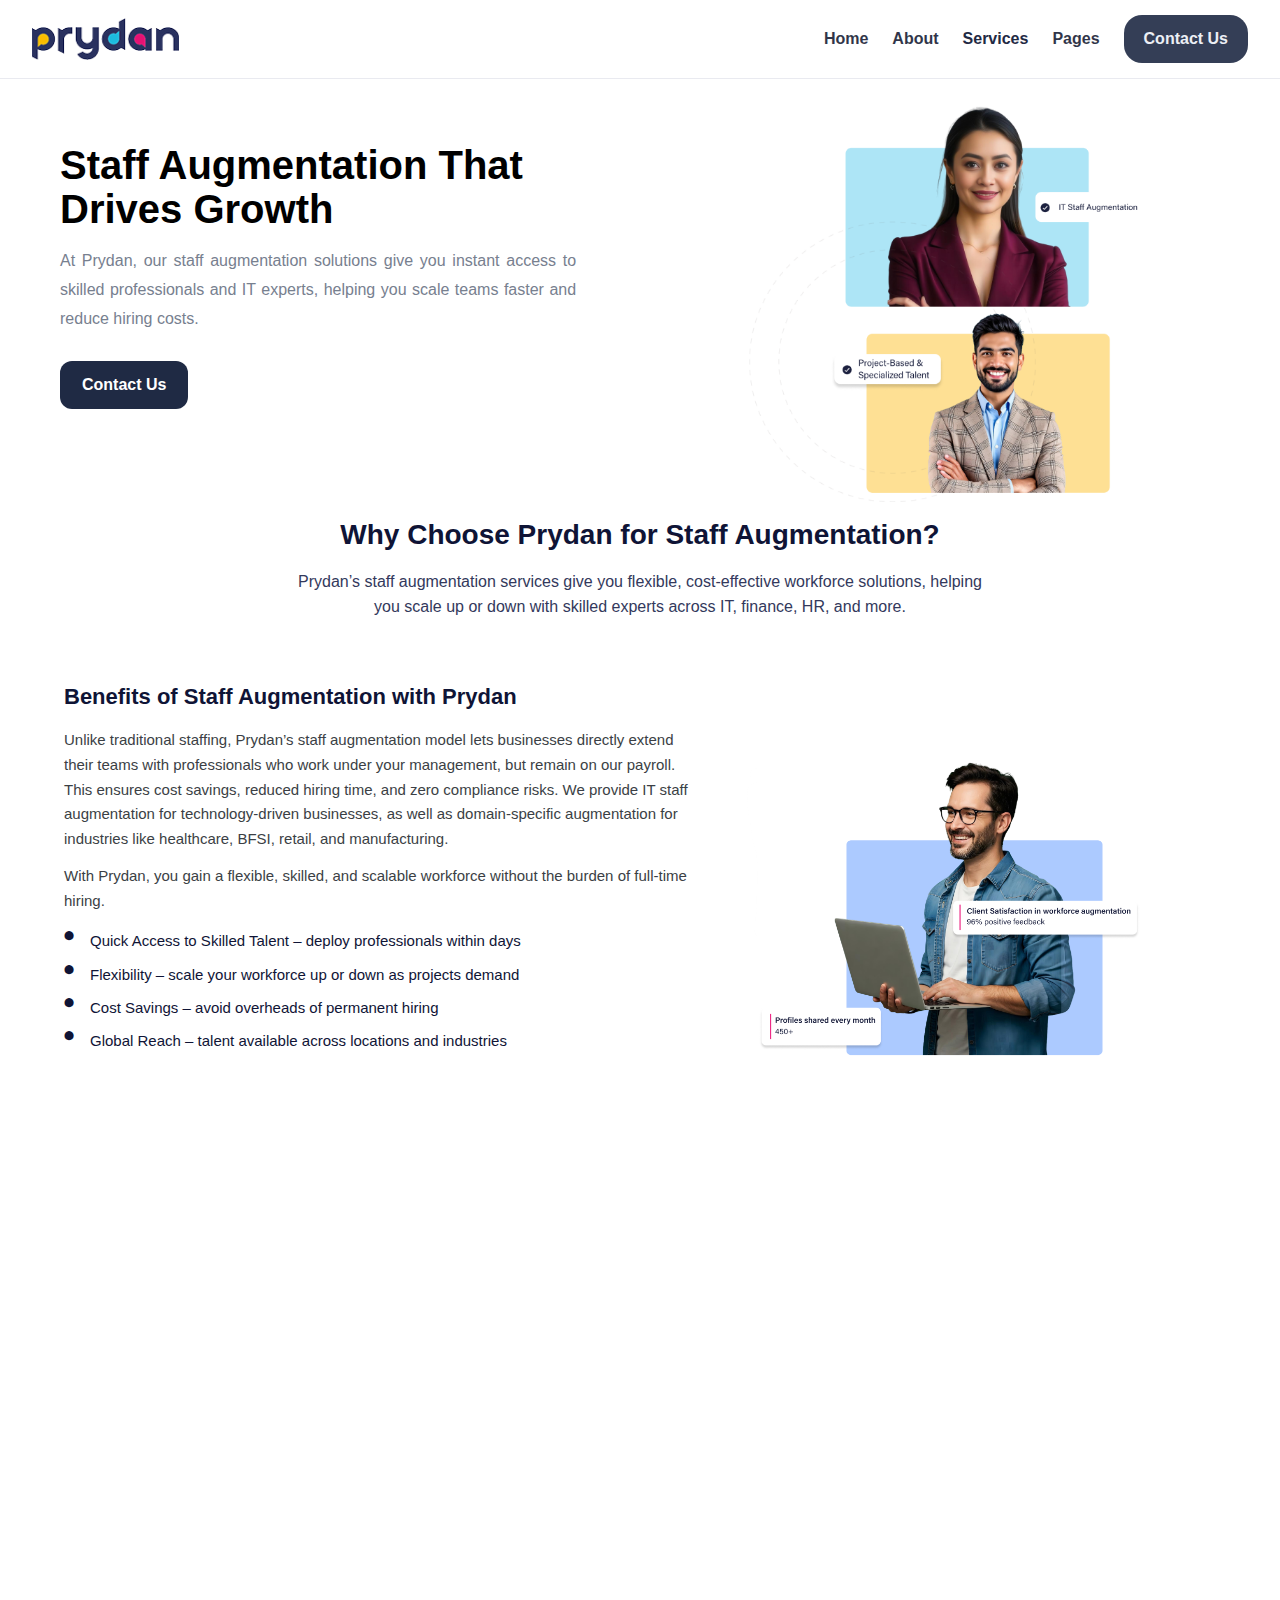
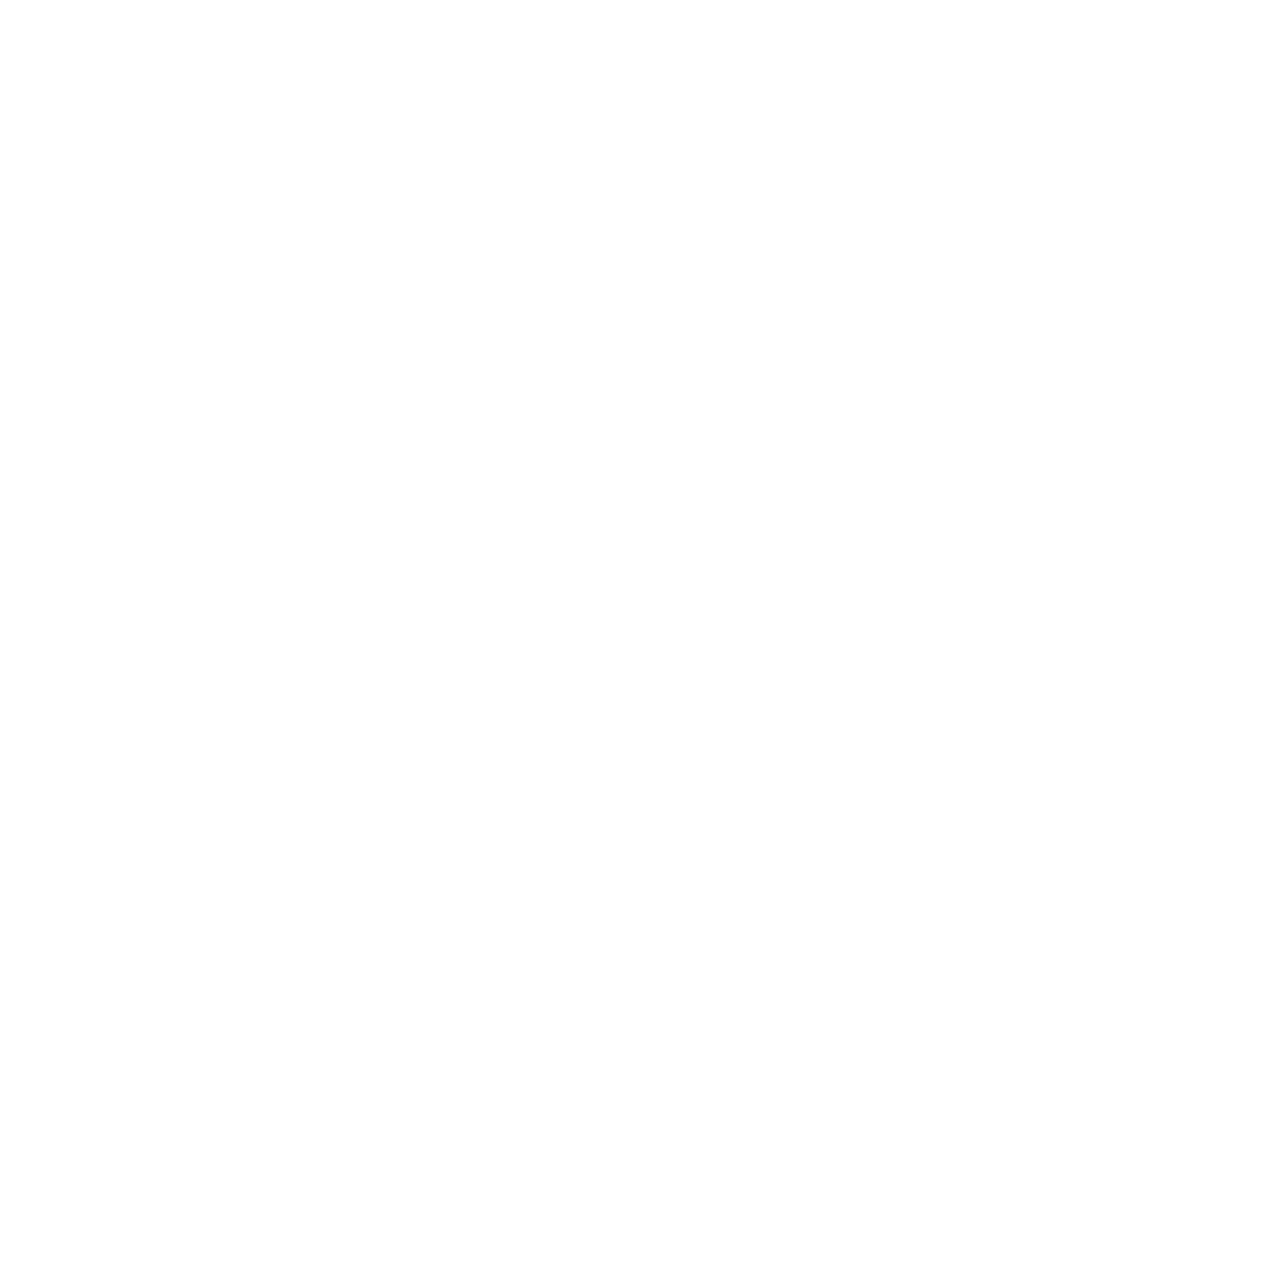
<file: augmentation.html>
<!DOCTYPE html>
<html lang="en">

<head>
  <meta charset="UTF-8" />
  <meta name="viewport" content="width=device-width, initial-scale=1.0" />
  <title>Staffing Solutions • Prydan</title>

  <!-- Fonts -->
  <link href="C:\Users\Bhairavi Raval\Desktop\Prydan\Website design\font\Acumin-Pro" rel="stylesheet" />

<!-- Font Awesome (for social icons) -->
  <link rel="stylesheet" href="https://cdnjs.cloudflare.com/ajax/libs/font-awesome/6.5.0/css/all.min.css" />

  <!-- Styles -->
  <link rel="stylesheet" href="css/style.css" />
  <link rel="stylesheet" href="css/augmentation.css" />
</head>

<body>
  <!-- ===== HEADER ===== -->
  <header class="navbar">
    <div class="nav-inner">
      <img src="assets/images/logo.png" alt="Prydan Logo" class="logo" />

      <!-- HAMBURGER -->
      <button class="nav-toggle" aria-label="Toggle menu">
        <span></span>
        <span></span>
        <span></span>
      </button>

      <!-- NAV LINKS -->
      <nav class="nav-links">
        <a href="index.html">Home</a>
        <a href="about.html">About</a>
        <a href="index.html" class="is-active">Services</a>
        <a href="pages.html">Pages</a>
        <a href="contact.html" class="btn-primary" class="contact-link">Contact Us</a>
      </nav>
    </div>
  </header>

<section class="aug-hero">
  <div class="container aug-hero__wrap">
    <!-- Left: copy -->
    <div class="aug-hero__copy">
      <h1>Staff Augmentation That Drives Growth</h1>

      <p class="lead">
        At Prydan, our staff augmentation solutions give you instant access to skilled
        professionals and IT experts, helping you scale teams faster and reduce
        hiring costs.
      </p>

      <a href="contact.html" class="btn btn-dark">Contact Us</a>
    </div>

    <!-- Right: visuals -->
    <div class="aug-hero__visual">
      <div class="aug-hero__card">
        <div class="bg-tile bg-tile--blue"></div>
        <img class="person person--top" src="assets/images/augmentation/aug-top.png" alt="IT Staff Augmentation" />
      </div>
    </div>
  </div>
</section>

<section class="why-prydan">
  <div class="text-center intro">
    <h2>Why Choose Prydan for Staff Augmentation?</h2>
    <p>
      Prydan’s staff augmentation services give you flexible, cost-effective workforce solutions,
      helping you scale up or down with skilled experts across IT, finance, HR, and more.
    </p>
  </div>

  <div class="benefits-section">
    <div class="benefits-text">
      <h3>Benefits of Staff Augmentation with Prydan</h3>
      <p>
        Unlike traditional staffing, Prydan’s staff augmentation model lets businesses directly extend
        their teams with professionals who work under your management, but remain on our payroll. This
        ensures cost savings, reduced hiring time, and zero compliance risks. We provide IT staff
        augmentation for technology-driven businesses, as well as domain-specific augmentation for
        industries like healthcare, BFSI, retail, and manufacturing.
      </p>
      <p>
        With Prydan, you gain a flexible, skilled, and scalable workforce without the burden of full-time hiring.
      </p>

      <ul class="benefits-list">
        <li>Quick Access to Skilled Talent – deploy professionals within days</li>
        <li>Flexibility – scale your workforce up or down as projects demand</li>
        <li>Cost Savings – avoid overheads of permanent hiring</li>
        <li>Global Reach – talent available across locations and industries</li>
      </ul>
    </div>

    <div class="benefits-img">
      <img src="assets/images/augmentation/aug-benefit.png" alt="Staff Augmentation">
    </div>
  </div>
</section>


<!-- ===== Consultation Section ===== -->
  <section class="section consultation reveal" aria-labelledby="consultation-title" style="background-image:
       linear-gradient(rgba(17,27,45,.45), rgba(17,27,45,.45)),
       url('assets/images/office-bg.png');">

    <div class="container consultation-wrap">

      <!-- Left Text (h3 + justified copy) -->
      <div class="consult-text">
        <h3 id="consultation-title">Your Trusted Recruitment Partner in India</h3>
        <p class="justify">
          Whether you’re hiring or looking for your next opportunity,
          <strong>PRYDAN</strong> is the best recruitment agency in India to help you succeed.
        </p>
      </div>


      <!-- Right Form -->
      <div class="consult-form-box">
        <h3>Connect With Prydan — Schedule Your Consultation</h3>

        <form class="consult-form" action="#" method="post">
          <div class="form-group">
            <label for="name">Full Name :</label>
            <input type="text" id="name" name="name" placeholder="Enter your name" required>
          </div>

          <div class="form-group">
            <label for="email">Email :</label>
            <input type="email" id="email" name="email" placeholder="Enter your email" required>
          </div>

          <div class="form-group">
            <label for="phone">Phone No. :</label>
            <input type="tel" id="phone" name="phone" placeholder="Enter your phone number" required>
          </div>

          <div class="form-group">
            <label for="type">I am a :</label>
            <select id="type" name="type" required>
              <option value="" disabled selected>[ Job Seeker | Employer ]</option>
              <option value="Job Seeker">Job Seeker</option>
              <option value="Employer">Employer</option>
            </select>
          </div>

          <button type="submit" class="btn btn-dark">Get Started</button>
        </form>
      </div>

    </div>
  </section>
  <!-- ================================= -->

<!-- Testimonials section -->
  <section id="testimonials-og" class="reveal">
    <!-- Header band -->
    <div class="t-band">
      <div class="t-band__inner">
        <h2>What Our Clients &amp; Candidates Say</h2>
        <p>About India’s Leading Recruitment Agency</p>
        <div class="t-band__rating">
          <img src="assets/images/rating.png" alt="4.9 / 5 rating">
        </div>
      </div>
    </div>

    <div class="t-wrap">
      <!-- ===== Row 1 ===== -->
      <div class="t-row t-row--r1">
        <article class="t-card t-photo reveal"><img src="assets/images/client-1.png" alt=""></article>

        <article class="t-card t-text reveal">
          <img class="t-logo" src="assets/images/lemolite.png" alt="LEMOLITE">
          <p>We truly appreciate your expertise and support in technical hiring. Your proactive approach and efficiency
            add great value to our partnership.</p>
          <div class="t-meta"><strong>Jignesh Jani</strong><span>Founder &amp; CEO</span></div>
        </article>

        <article class="t-card t-photo reveal"><img src="assets/images/client-2.png" alt=""></article>

        <article class="t-card t-text reveal">
          <img class="t-logo t-logo--dat" src="assets/images/datamatics.png" alt="DATAMATICS">
          <p>Prydan helped us hire the right people faster. Their recruitment process saved us both time and cost.</p>
          <div class="t-meta"><strong>Leslie Alexander</strong><span>Head of HR</span></div>
        </article>
      </div>

      <!-- ===== Row 2 ===== -->
      <div class="t-row t-row--r2">
        <article class="t-card t-text reveal">
          <img class="t-logo" src="assets/images/lemolite.png" alt="LEMOLITE">
          <p>We truly appreciate your expertise and support in technical hiring. Your proactive approach and efficiency
            add great value to our partnership.</p>
          <div class="t-meta"><strong>Jignesh Jani</strong><span>Founder &amp; CEO</span></div>
        </article>

        <article class="t-card t-photo"><img src="assets/images/client-3.png" alt=""></article>

        <article class="t-card t-text reveal">
          <img class="t-logo" src="assets/images/lemolite.png" alt="LEMOLITE">
          <p>We truly appreciate your expertise and support in technical hiring. Your proactive approach and efficiency
            add great value to our partnership.</p>
          <div class="t-meta"><strong>Jignesh Jani</strong><span>Founder &amp; CEO</span></div>
        </article>

        <article class="t-card t-photo reveal"><img src="assets/images/client-4.png" alt=""></article>
      </div>
    </div>
  </section>
  
  <!-- ====== Footer ====== -->
  <footer class="footer reveal" aria-labelledby="footer-title">
    <div class="footer-inner">

      <!-- Row: logo + socials -->
      <div class="footer-head">
        <img class="footer-logo" src="assets/images/prydan-logo-white.png" alt="Prydan" />

        <div class="footer-socials">
          <a href="https://twitter.com/yourpage" aria-label="Twitter" target="_blank">
            <i class="fab fa-x-twitter"></i>
          </a>
          <a href="https://www.facebook.com/yourpage" aria-label="Facebook" target="_blank">
            <i class="fab fa-facebook-f"></i>
          </a>
          <a href="https://www.instagram.com/yourpage" aria-label="Instagram" target="_blank">
            <i class="fab fa-instagram"></i>
          </a>
          <a href="https://www.pinterest.com/yourpage" aria-label="Pinterest" target="_blank">
            <i class="fab fa-pinterest-p"></i>
          </a>
          <a href="https://www.linkedin.com/company/yourpage" aria-label="LinkedIn" target="_blank">
            <i class="fab fa-linkedin-in"></i>
          </a>
        </div>
      </div>
      <hr class="footer-divider" />

      <!-- Main grid -->
      <div class="footer-grid">
        <div class="footer-col">
          <h4 class="footer-title" id="footer-title">Quick Links</h4>
          <ul class="footer-links">
            <li><a href="#">Home</a></li>
            <li><a href="#">About</a></li>
            <li><a href="#">Services</a></li>
            <li><a href="#">Pages</a></li>
          </ul>
        </div>

        <div class="footer-col">
          <h4 class="footer-title">Help &amp; Support</h4>
          <ul class="footer-links">
            <li><a href="#">FAQ</a></li>
            <li><a href="#">Blog</a></li>
            <li><a href="#">Contact</a></li>
            <li><a href="#">Jobs</a></li>
          </ul>
        </div>

        <!-- Newsletter -->
        <div class="footer-col footer-news">
          <form class="news-form" action="#" method="post" novalidate>
            <label class="sr-only" for="news-email">Enter your email</label>
            <input id="news-email" type="email" placeholder="Enter Your Email" required />
            <button type="submit" class="btn-join">Join Now</button>
          </form>

          <div class="footer-contacts">
            <div>
              <p class="cap">Call us</p>
              <a href="tel:+918884266639">+91 8884266639</a>
            </div>
            <div>
              <p class="cap">Email us</p>
              <a href="mailto:hello@prydan.com">hello@prydan.com</a>
            </div>
          </div>
        </div>
      </div>

      <p class="copy">Copyright © 2025 Prydan. All Rights Reserved.</p>
    </div>
  </footer>

<script src="js/main.js" defer></script>

  </body>
</html>
</file>
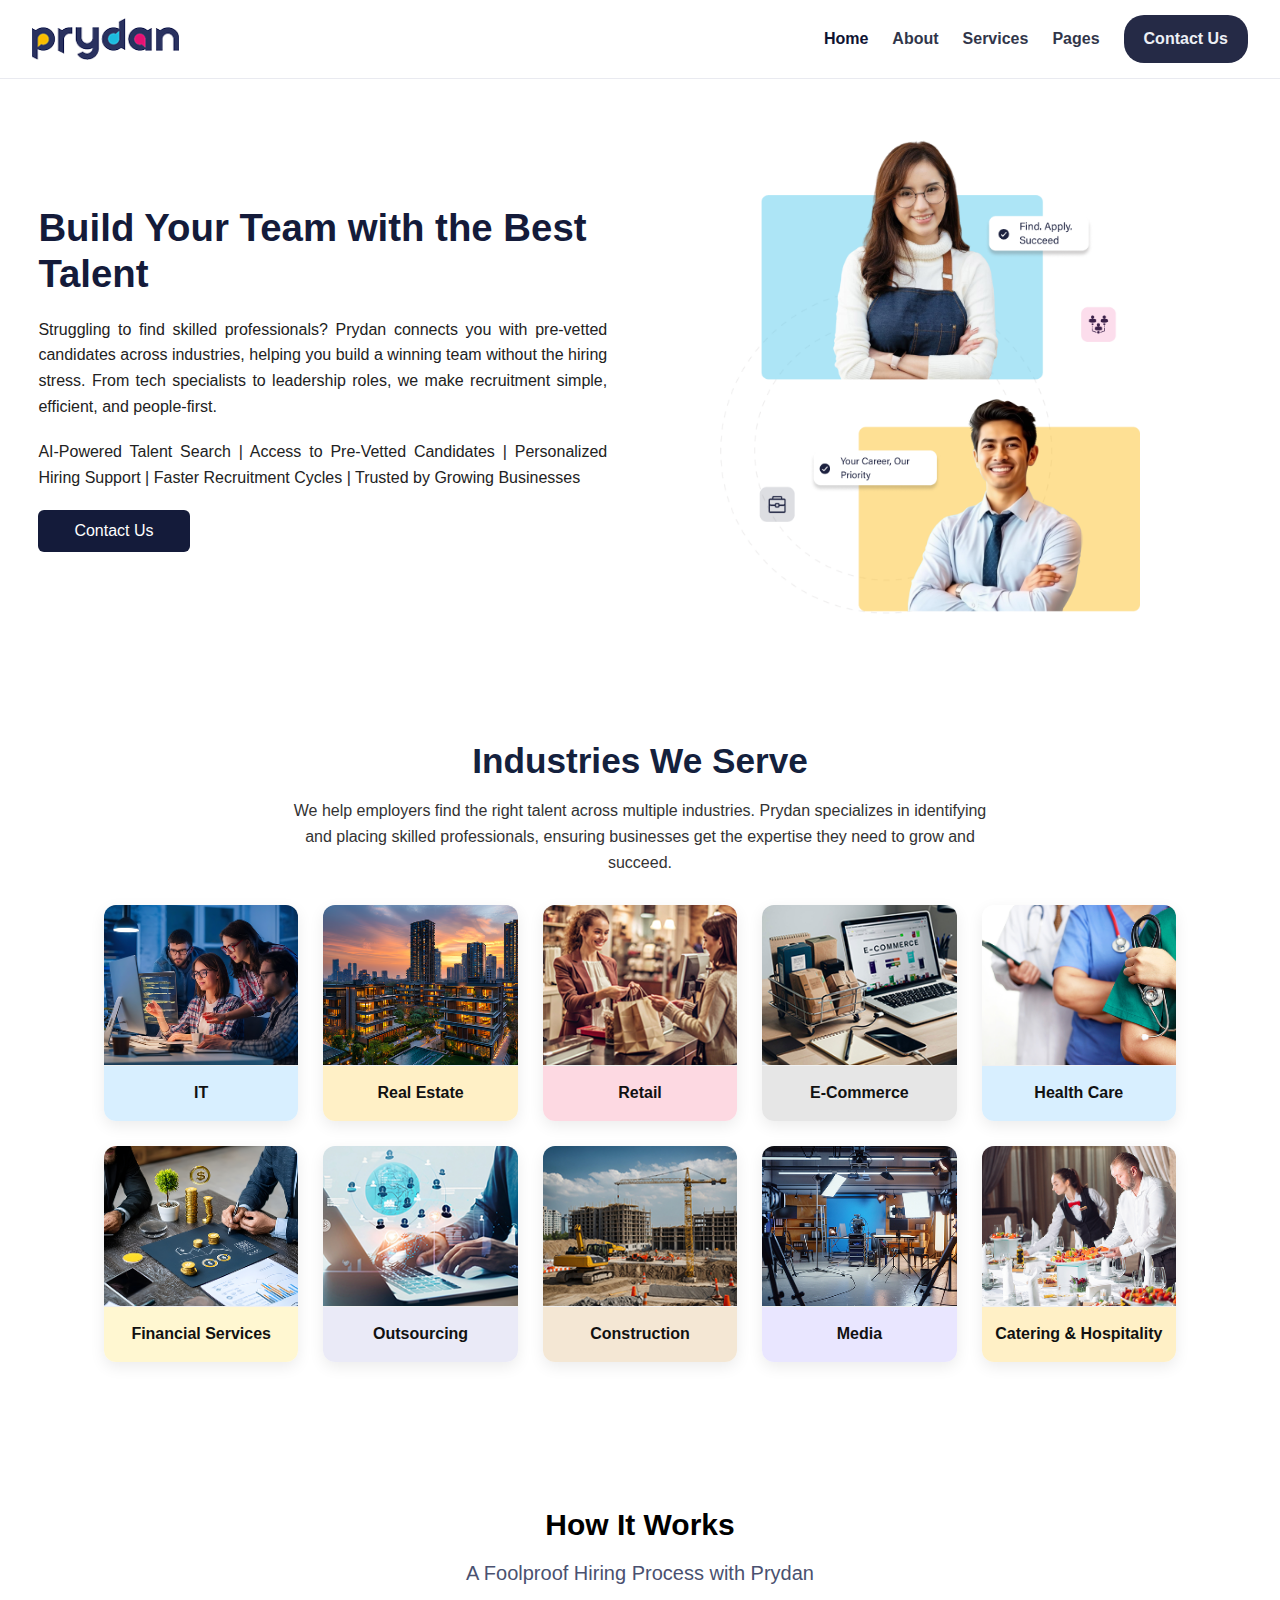
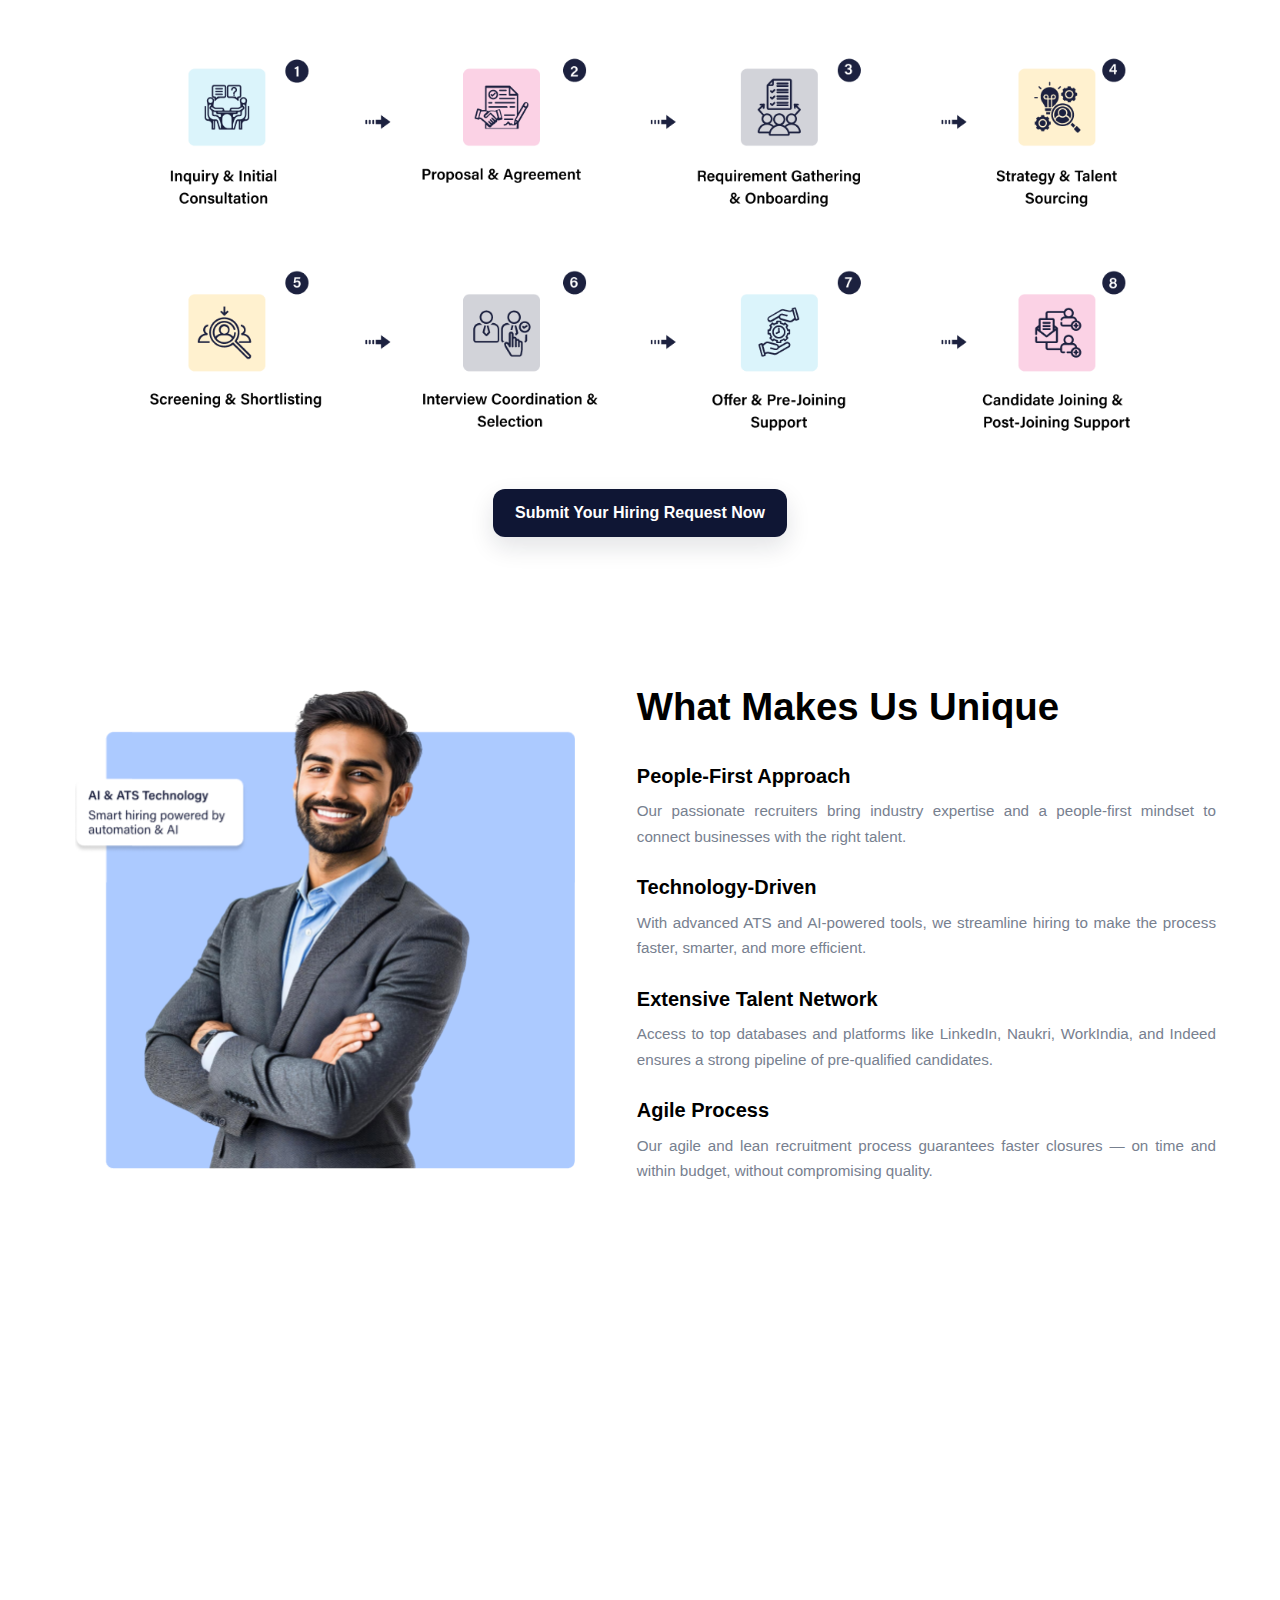
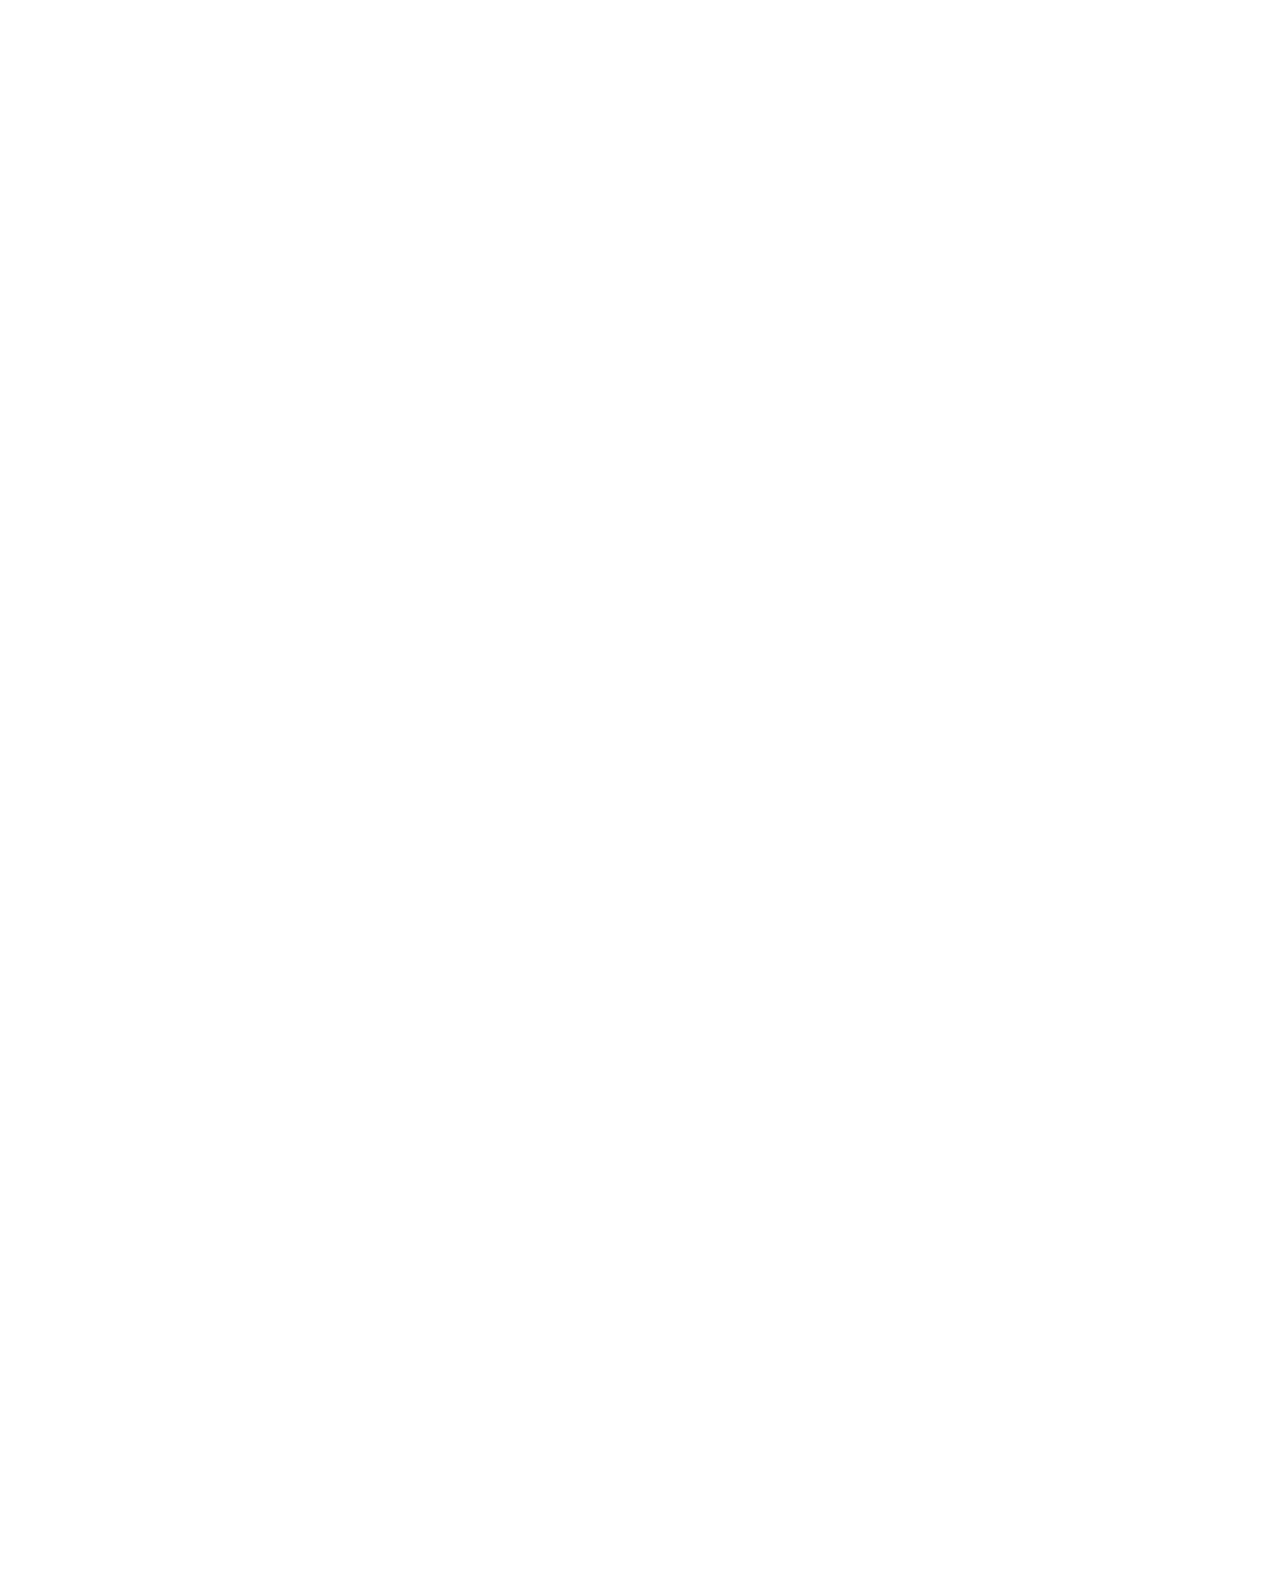
<file: employer.html>
<!DOCTYPE html>
<html lang="en">

<head>
  <meta charset="UTF-8" />
  <meta name="viewport" content="width=device-width, initial-scale=1.0" />
  <title>Prydan – Recruitment & Staffing</title>

  <!-- Bootstrap CSS
<link
  href="https://cdn.jsdelivr.net/npm/bootstrap@5.3.3/dist/css/bootstrap.min.css"
  rel="stylesheet"
  integrity="sha384-QWTKZyjpPEjISv5WaRU9OFeRpok6YctnYmDr5pNlyT2bRjXh0JMhjY6hW+ALEwIH"
  crossorigin="anonymous"
/> -->

  <!-- Fonts -->
  <link href="C:\Users\Bhairavi Raval\Desktop\Prydan\Website design\font\Acumin-Pro" rel="stylesheet" />

  <!-- Styles -->
  <link rel="stylesheet" href="css/style.css" />
  <link rel="stylesheet" href="css/employer.css" />
</head>

<body>
  <!-- ===== HEADER ===== -->
  <header class="navbar">
    <div class="nav-inner">
      <img src="assets/images/logo.png" alt="Prydan Logo" class="logo" />

      <!-- HAMBURGER -->
      <button class="nav-toggle" aria-label="Toggle menu">
        <span></span>
        <span></span>
        <span></span>
      </button>

      <!-- NAV LINKS -->
      <nav class="nav-links">
        <a href="index.html" class="is-active">Home</a>
        <a href="about.html">About</a>
        <a href="services.html">Services</a>
        <a href="pages.html">Pages</a>
        <a href="contact.html" class="btn-primary" class="contact-link">Contact Us</a>
      </nav>
    </div>
  </header>

<section class="build-team-section">
  <div class="build-team-container">
    <!-- Left Text Section -->
    <div class="build-team-text">
      <h2>Build Your Team with the Best Talent</h2>
      <p>
        Struggling to find skilled professionals? Prydan connects you with
        pre-vetted candidates across industries, helping you build a winning
        team without the hiring stress. From tech specialists to leadership
        roles, we make recruitment simple, efficient, and people-first.
      </p>

      <p class="key-points">
        AI-Powered Talent Search | Access to Pre-Vetted Candidates | Personalized Hiring Support |
        Faster Recruitment Cycles | Trusted by Growing Businesses
      </p>

      <button class="contact-btn">Contact Us</button>
    </div>

    <!-- Right Image Section (Single Image) -->
    <div class="build-team-image">
      <img src="assets/images/employers/team.png" alt="Team Image" />
    </div>
  </div>
</section>

 <!-- ===== INDUSTRIES WE SERVE ===== -->
  <section class="industries section-pad reveal" id="industries">
    <div class="container">
      <!-- Section Header -->
      <div class="section-header">
        <h2>Industries We Serve</h2>
        <p>We help employers find the right talent across multiple industries. Prydan specializes in identifying and
          placing skilled professionals, ensuring businesses get the expertise they need to grow and succeed.</p>
      </div>

      <!-- Industries Grid -->
      <div class="industries-grid">
        <!-- Industry Card 1 -->
        <div class="industry-card">
          <img src="assets/images/IT.png" alt="Information Technology">
          <div class="industry-title">IT</div>
        </div>

        <!-- Industry Card 2 -->
        <div class="industry-card">
          <img src="assets/images/real-estate.png" alt="Finance & Banking">
          <div class="industry-title">Real Estate</div>
        </div>

        <!-- Industry Card 3 -->
        <div class="industry-card">
          <img src="assets/images/retail.png" alt="Healthcare">
          <div class="industry-title">Retail</div>
        </div>

        <!-- Industry Card 4 -->
        <div class="industry-card">
          <img src="assets/images/e-commerce.png" alt="Education">
          <div class="industry-title">E-Commerce</div>
        </div>

        <!-- Industry Card 5 -->
        <div class="industry-card">
          <img src="assets/images/health-care.png" alt="Manufacturing">
          <div class="industry-title">Health Care</div>
        </div>

        <!-- Industry Card 6 -->
        <div class="industry-card">
          <img src="assets/images/financial-service.png" alt="Retail & E-commerce">
          <div class="industry-title">Financial Services</div>
        </div>

        <!-- Industry Card 7 -->
        <div class="industry-card">
          <img src="assets/images/outsourcing.png" alt="Telecommunication">
          <div class="industry-title">Outsourcing</div>
        </div>

        <!-- Industry Card 8 -->
        <div class="industry-card">
          <img src="assets/images/construction.png" alt="Logistics">
          <div class="industry-title">Construction</div>
        </div>

        <!-- Industry Card 9 -->
        <div class="industry-card">
          <img src="assets/images/media.png" alt="Energy">
          <div class="industry-title">Media</div>
        </div>

        <!-- Industry Card 10 -->
        <div class="industry-card">
          <img src="assets/images/catering.png" alt="Hospitality">
          <div class="industry-title">Catering & Hospitality</div>
        </div>
      </div>
    </div>
  </section>

<!-- =========================
     HOW IT WORKS (compact)
========================= -->
<section class="howitworks-compact">
  <div class="hiw-wrap">
    <h2>How It Works</h2>
    <p class="hiw-sub">A Foolproof Hiring Process with Prydan</p>

    <!-- Just the image -->
    <img
      class="hiw-img"
      src="assets/images/employers/process.png"
      alt="Step-by-step hiring process"
      loading="lazy"
    />

    <a class="hiw-cta" href="#hire">Submit Your Hiring Request Now</a>
  </div>
</section>

<section class="unique">
  <div class="unique__wrap container">
    <!-- Left: Image -->
    <div class="unique__image">
      <img src="assets/images/employers/ats.png" alt="Professional recruiter" />
    </div>

    <!-- Right: Text -->
    <div class="unique__content">
      <h2 class="unique__title">What Makes Us Unique</h2>

      <div class="unique__item">
        <h3>People-First Approach</h3>
        <p>
          Our passionate recruiters bring industry expertise and a people-first
          mindset to connect businesses with the right talent.
        </p>
      </div>

      <div class="unique__item">
        <h3>Technology-Driven</h3>
        <p>
          With advanced ATS and AI-powered tools, we streamline hiring to make
          the process faster, smarter, and more efficient.
        </p>
      </div>

      <div class="unique__item">
        <h3>Extensive Talent Network</h3>
        <p>
          Access to top databases and platforms like LinkedIn, Naukri,
          WorkIndia, and Indeed ensures a strong pipeline of pre-qualified
          candidates.
        </p>
      </div>

      <div class="unique__item">
        <h3>Agile Process</h3>
        <p>
          Our agile and lean recruitment process guarantees faster closures — on
          time and within budget, without compromising quality.
        </p>
      </div>
    </div>
  </div>
</section>

<!-- ===== Consultation Section ===== -->
  <section class="section consultation reveal" aria-labelledby="consultation-title" style="background-image:
       linear-gradient(rgba(17,27,45,.45), rgba(17,27,45,.45)),
       url('assets/images/office-bg.png');">

    <div class="container consultation-wrap">

      <!-- Left Text (h3 + justified copy) -->
      <div class="consult-text">
        <h3 id="consultation-title">Your Trusted Recruitment Partner in India</h3>
        <p class="justify">
          Whether you’re hiring or looking for your next opportunity,
          <strong>PRYDAN</strong> is the best recruitment agency in India to help you succeed.
        </p>
      </div>


      <!-- Right Form -->
      <div class="consult-form-box">
        <h3>Connect With Prydan — Schedule Your Consultation</h3>

        <form class="consult-form" action="#" method="post">
          <div class="form-group">
            <label for="name">Full Name :</label>
            <input type="text" id="name" name="name" placeholder="Enter your name" required>
          </div>

          <div class="form-group">
            <label for="email">Email :</label>
            <input type="email" id="email" name="email" placeholder="Enter your email" required>
          </div>

          <div class="form-group">
            <label for="phone">Phone No. :</label>
            <input type="tel" id="phone" name="phone" placeholder="Enter your phone number" required>
          </div>

          <div class="form-group">
            <label for="type">I am a :</label>
            <select id="type" name="type" required>
              <option value="" disabled selected>[ Job Seeker | Employer ]</option>
              <option value="Job Seeker">Job Seeker</option>
              <option value="Employer">Employer</option>
            </select>
          </div>

          <button type="submit" class="btn btn-dark">Get Started</button>
        </form>
      </div>

    </div>
  </section>
  <!-- ================================= -->
<!-- Testimonials section -->
  <section id="testimonials-og" class="reveal">
    <!-- Header band -->
    <div class="t-band">
      <div class="t-band__inner">
        <h2>What Our Clients &amp; Candidates Say</h2>
        <p>About India’s Leading Recruitment Agency</p>
        <div class="t-band__rating">
          <img src="assets/images/rating.png" alt="4.9 / 5 rating">
        </div>
      </div>
    </div>

    <div class="t-wrap">
      <!-- ===== Row 1 ===== -->
      <div class="t-row t-row--r1">
        <article class="t-card t-photo reveal"><img src="assets/images/client-1.png" alt=""></article>

        <article class="t-card t-text reveal">
          <img class="t-logo" src="assets/images/lemolite.png" alt="LEMOLITE">
          <p>We truly appreciate your expertise and support in technical hiring. Your proactive approach and efficiency
            add great value to our partnership.</p>
          <div class="t-meta"><strong>Jignesh Jani</strong><span>Founder &amp; CEO</span></div>
        </article>

        <article class="t-card t-photo reveal"><img src="assets/images/client-2.png" alt=""></article>

        <article class="t-card t-text reveal">
          <img class="t-logo t-logo--dat" src="assets/images/datamatics.png" alt="DATAMATICS">
          <p>Prydan helped us hire the right people faster. Their recruitment process saved us both time and cost.</p>
          <div class="t-meta"><strong>Leslie Alexander</strong><span>Head of HR</span></div>
        </article>
      </div>

      <!-- ===== Row 2 ===== -->
      <div class="t-row t-row--r2">
        <article class="t-card t-text reveal">
          <img class="t-logo" src="assets/images/lemolite.png" alt="LEMOLITE">
          <p>We truly appreciate your expertise and support in technical hiring. Your proactive approach and efficiency
            add great value to our partnership.</p>
          <div class="t-meta"><strong>Jignesh Jani</strong><span>Founder &amp; CEO</span></div>
        </article>

        <article class="t-card t-photo"><img src="assets/images/client-3.png" alt=""></article>

        <article class="t-card t-text reveal">
          <img class="t-logo" src="assets/images/lemolite.png" alt="LEMOLITE">
          <p>We truly appreciate your expertise and support in technical hiring. Your proactive approach and efficiency
            add great value to our partnership.</p>
          <div class="t-meta"><strong>Jignesh Jani</strong><span>Founder &amp; CEO</span></div>
        </article>

        <article class="t-card t-photo reveal"><img src="assets/images/client-4.png" alt=""></article>
      </div>
    </div>
  </section>

 <!-- ====== Footer ====== -->
  <footer class="footer reveal" aria-labelledby="footer-title">
    <div class="footer-inner">

      <!-- Row: logo + socials -->
      <div class="footer-head">
        <img class="footer-logo" src="assets/images/prydan-logo-white.png" alt="Prydan" />

        <!-- social icons image (row of 5) -->
        <a class="footer-socials" href="#" aria-label="Social links">
          <img src="assets/images/social-icons.png" alt="X, Facebook, Instagram, Pinterest, LinkedIn" />
        </a>
      </div>

      <hr class="footer-divider" />

      <!-- Main grid -->
      <div class="footer-grid">
        <div class="footer-col">
          <h4 class="footer-title" id="footer-title">Quick Links</h4>
          <ul class="footer-links">
            <li><a href="#">Home</a></li>
            <li><a href="#">About</a></li>
            <li><a href="#">Services</a></li>
            <li><a href="#">Pages</a></li>
          </ul>
        </div>

        <div class="footer-col">
          <h4 class="footer-title">Help &amp; Support</h4>
          <ul class="footer-links">
            <li><a href="#">FAQ</a></li>
            <li><a href="#">Blog</a></li>
            <li><a href="#">Contact</a></li>
            <li><a href="#">Jobs</a></li>
          </ul>
        </div>

        <!-- Newsletter -->
        <div class="footer-col footer-news">
          <form class="news-form" action="#" method="post" novalidate>
            <label class="sr-only" for="news-email">Enter your email</label>
            <input id="news-email" type="email" placeholder="Enter Your Email" required />
            <button type="submit" class="btn-join">Join Now</button>
          </form>

          <div class="footer-contacts">
            <div>
              <p class="cap">Call us</p>
              <a href="tel:+918884266639">+91 8884266639</a>
            </div>
            <div>
              <p class="cap">Email us</p>
              <a href="mailto:hello@prydan.com">hello@prydan.com</a>
            </div>
          </div>
        </div>
      </div>

      <p class="copy">Copyright © 2025 Prydan. All Rights Reserved.</p>
    </div>
  </footer>


<script src="js/main.js" defer></script>

</body>
</html>
</file>
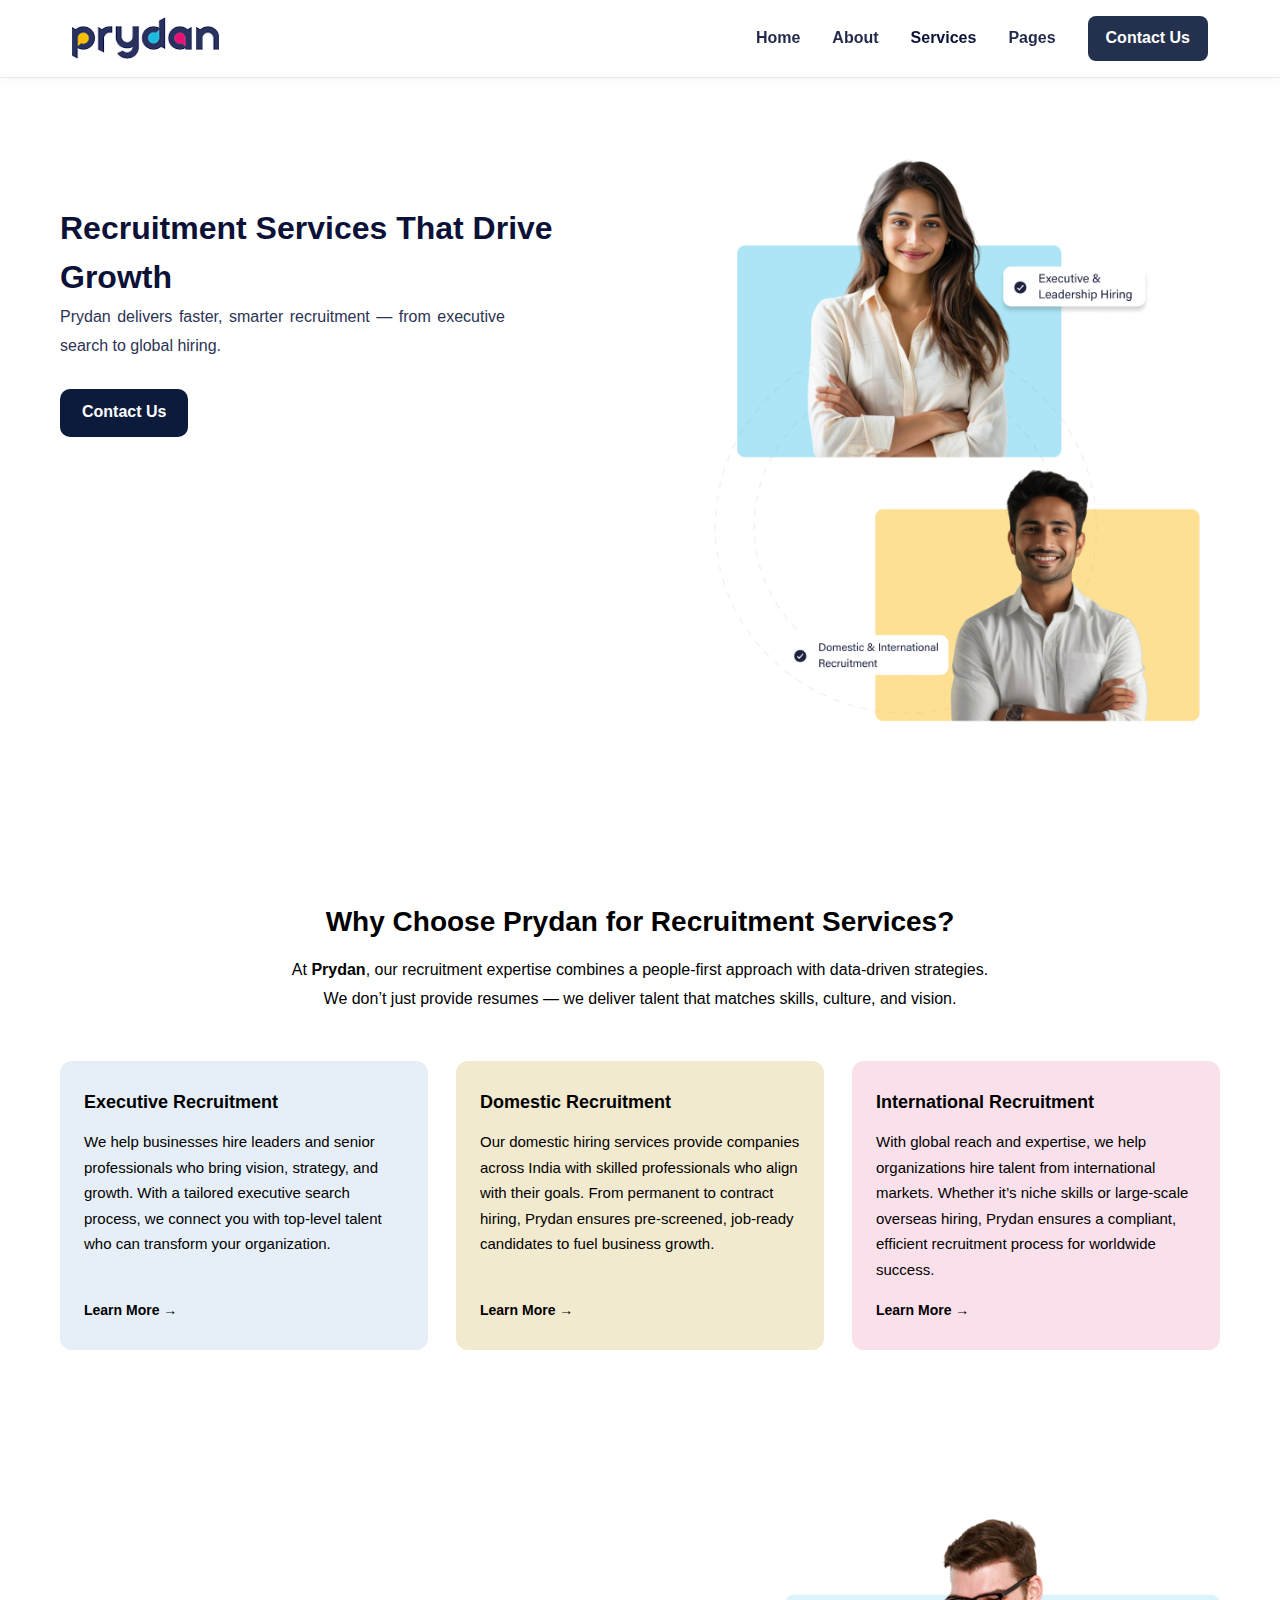
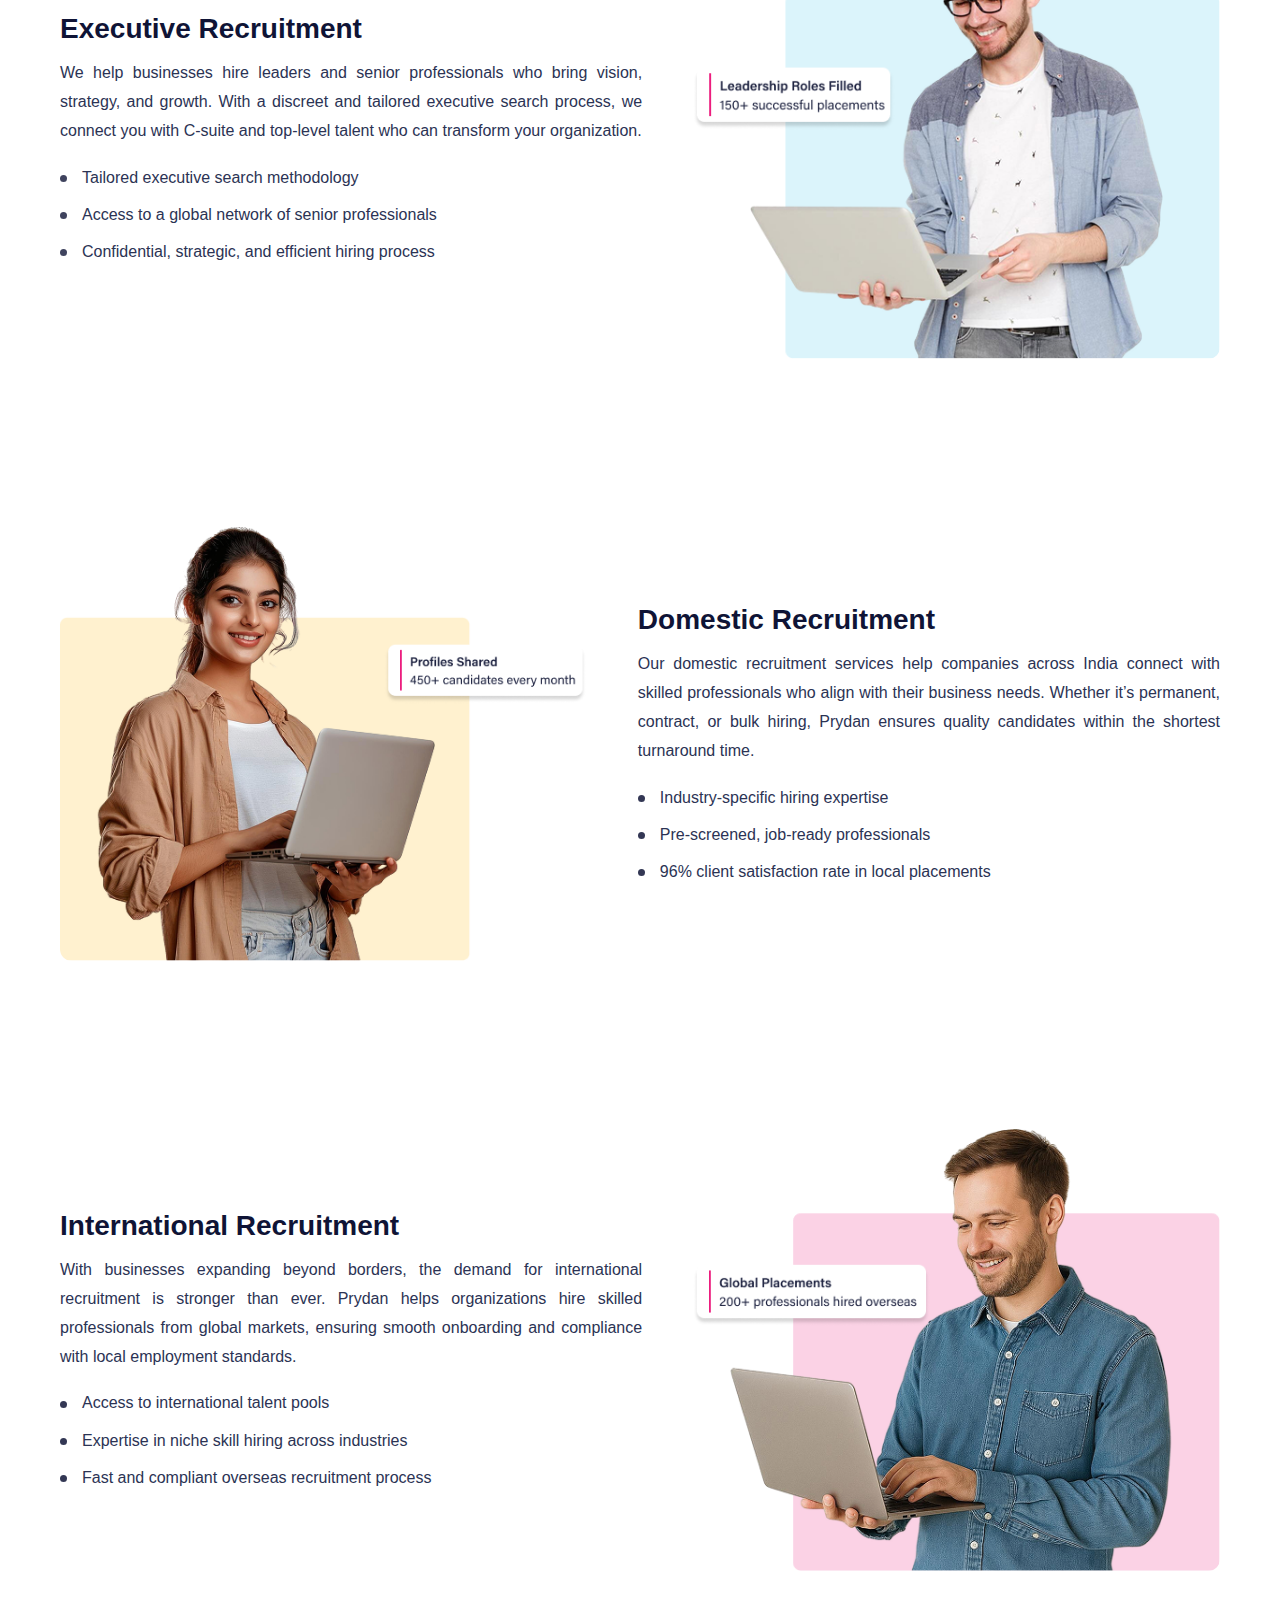
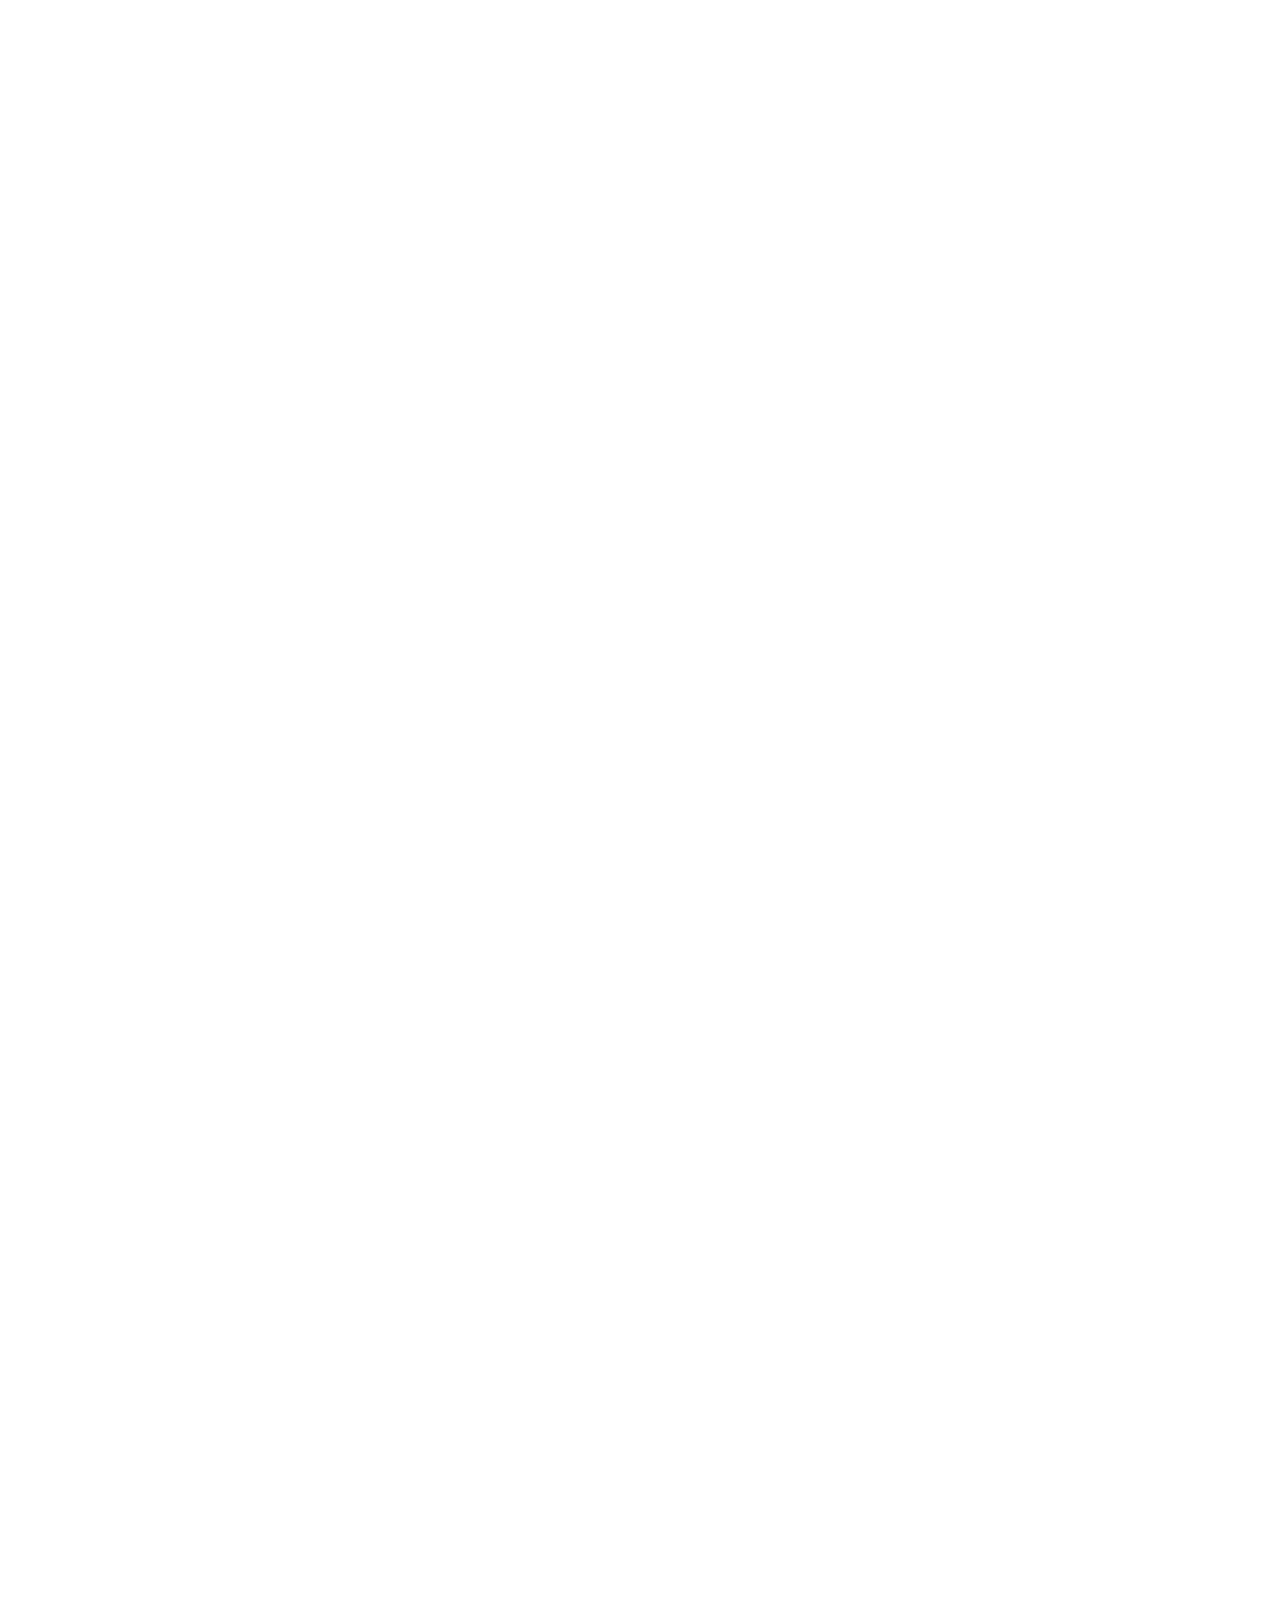
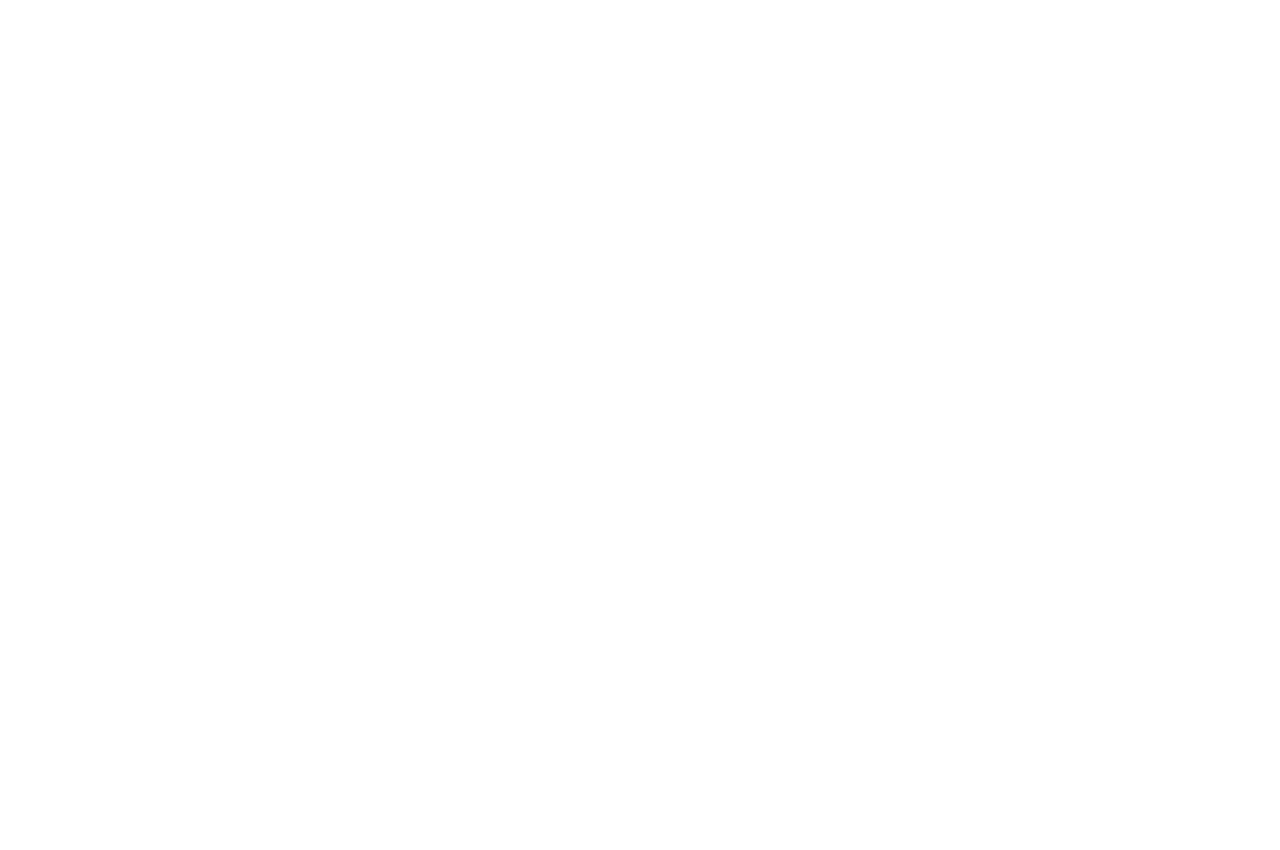
<file: services.html>
<!DOCTYPE html>
<html lang="en">
  <head>
    <meta charset="utf-8" />
    <meta name="viewport" content="width=device-width, initial-scale=1" />
    <title>Services • Prydan</title>

    <!-- Bootstrap CSS
<link
  href="https://cdn.jsdelivr.net/npm/bootstrap@5.3.3/dist/css/bootstrap.min.css"
  rel="stylesheet"
  integrity="sha384-QWTKZyjpPEjISv5WaRU9OFeRpok6YctnYmDr5pNlyT2bRjXh0JMhjY6hW+ALEwIH"
  crossorigin="anonymous"
/> -->

    <!-- Global site styles -->
    <link rel="stylesheet" href="css/style.css" />
   
    <link rel="stylesheet" href="css/services.css" />

    <link rel="icon" href="assets/images/favicon.png" />
  </head>
  <body class="services-page">
    <!-- =======================
       NAVBAR
  ======================== -->
    <header class="navbar">
      <div class="nav-wrap">
        <a class="brand" href="index.html" aria-label="Prydan Home">
          <img src="assets/images/logo.png" alt="Prydan" />
        </a>

        <button class="nav-toggle" aria-label="Toggle navigation">
          <span></span><span></span><span></span>
        </button>

        <nav class="nav-links">
          <a href="index.html">Home</a>
          <a href="about.html">About</a>
          <a href="index.html" class="is-active">Services</a>
          <a href="pages.html">Pages</a>
          <a href="contact.html" class="contact-link">Contact Us</a>
        </nav>
      </div>
    </header>

    <!-- =======================
       SERVICES HERO
  ======================== -->
    <main>
      <section class="services-hero section-pad reveal">
        <div class="container sv-wrap">
          <!-- Left copy -->
          <div class="sv-text">
            <h1>Recruitment Services That Drive Growth</h1>
            <p class="lead">
              Prydan delivers faster, smarter recruitment — from executive
              search to global hiring.
            </p>
            <a href="contact.html" class="btn btn-dark">Contact Us</a>
          </div>

          <!-- Right visual (composite) -->
          <figure class="sv-visual" aria-hidden="true">
            <!-- base composite team visual -->
            <img
              src="assets/images/services/team-visual.png"
              alt=""
              class="team-visual"
              loading="lazy"
            />
          </figure>
        </div>
      </section>
    </main>

    <section class="why-prydan section-pad">
      <div class="container">
        <h2>Why Choose Prydan for Recruitment Services?</h2>
        <p class="intro">
          At <strong>Prydan</strong>, our recruitment expertise combines a
          people-first approach with data-driven strategies. We don’t just
          provide resumes — we deliver talent that matches skills, culture, and
          vision.
        </p>

        <div class="why-grid">
          <div class="why-card blue">
            <h3>Executive Recruitment</h3>
            <p>
              We help businesses hire leaders and senior professionals who bring
              vision, strategy, and growth. With a tailored executive search
              process, we connect you with top-level talent who can transform
              your organization.
            </p>
            <a href="#" class="learn-more">Learn More →</a>
          </div>

          <div class="why-card yellow">
            <h3>Domestic Recruitment</h3>
            <p>
              Our domestic hiring services provide companies across India with
              skilled professionals who align with their goals. From permanent
              to contract hiring, Prydan ensures pre-screened, job-ready
              candidates to fuel business growth.
            </p>
            <a href="#" class="learn-more">Learn More →</a>
          </div>

          <div class="why-card pink">
            <h3>International Recruitment</h3>
            <p>
              With global reach and expertise, we help organizations hire talent
              from international markets. Whether it’s niche skills or
              large-scale overseas hiring, Prydan ensures a compliant, efficient
              recruitment process for worldwide success.
            </p>
            <a href="#" class="learn-more">Learn More →</a>
          </div>
        </div>
      </div>
    </section>

    <!-- Executive Recruitment -->
    <section class="slice exec-slice section-pad">
      <div class="container exec-wrap">
        <!-- Left: Copy -->
        <div class="exec-text">
          <h3>Executive Recruitment</h3>

          <p class="lead justify">
            We help businesses hire leaders and senior professionals who bring
            vision, strategy, and growth. With a discreet and tailored executive
            search process, we connect you with C-suite and top-level talent who
            can transform your organization.
          </p>

          <ul class="exec-points">
            <li>Tailored executive search methodology</li>
            <li>Access to a global network of senior professionals</li>
            <li>Confidential, strategic, and efficient hiring process</li>
          </ul>
        </div>

        <!-- Right: Visual -->
        <figure class="exec-visual">
          <img
            src="assets/images/services/executive-hiring.png"
            alt="Executive hiring visual"
            class="hero-img"
          />
        </figure>
      </div>
    </section>

    <!-- Domestic Recruitment -->
    <section class="slice domestic-slice section-pad">
      <div class="container slice-wrap reverse">
        <!-- Left: Visual -->
        <figure class="slice-visual">
          <img
            src="assets/images/services/candidate-outreach.png"
            alt="Domestic recruitment visual"
            class="hero-img"
          />
        </figure>

        <!-- Right: Copy -->
        <div class="slice-text">
          <h3>Domestic Recruitment</h3>

          <p class="lead justify">
            Our domestic recruitment services help companies across India
            connect with skilled professionals who align with their business
            needs. Whether it’s permanent, contract, or bulk hiring, Prydan
            ensures quality candidates within the shortest turnaround time.
          </p>

          <ul class="points">
            <li>Industry-specific hiring expertise</li>
            <li>Pre-screened, job-ready professionals</li>
            <li>96% client satisfaction rate in local placements</li>
          </ul>
        </div>
      </div>
    </section>

    <!-- International Recruitment -->
    <section class="slice international-slice section-pad">
      <div class="container slice-wrap">
        <!-- Left: Text -->
        <div class="slice-text">
          <h3>International Recruitment</h3>

          <p class="lead justify">
            With businesses expanding beyond borders, the demand for
            international recruitment is stronger than ever. Prydan helps
            organizations hire skilled professionals from global markets,
            ensuring smooth onboarding and compliance with local employment
            standards.
          </p>

          <ul class="points">
            <li>Access to international talent pools</li>
            <li>Expertise in niche skill hiring across industries</li>
            <li>Fast and compliant overseas recruitment process</li>
          </ul>
        </div>

        <!-- Right: Visual -->
        <figure class="slice-visual">
          <img
            src="assets/images/services/overseas-hiring.png"
            alt="International recruitment visual"
            class="hero-img"
          />
        </figure>
      </div>
    </section>

    <!-- Testimonials section -->
    <section id="testimonials-og" class="reveal">
      <!-- Header band -->
      <div class="t-band">
        <div class="t-band__inner">
          <h2>What Our Clients &amp; Candidates Say</h2>
          <p>About India’s Leading Recruitment Agency</p>
          <div class="t-band__rating">
            <img src="assets/images/rating.png" alt="4.9 / 5 rating" />
          </div>
        </div>
      </div>
      <div class="t-wrap">
        <!-- ===== Row 1 ===== -->
        <div class="t-row t-row--r1">
          <article class="t-card t-photo reveal">
            <img src="assets/images/client-1.png" alt="" />
          </article>
          <article class="t-card t-text reveal">
            <img
              class="t-logo"
              src="assets/images/lemolite.png"
              alt="LEMOLITE"
            />
            <p>
              We truly appreciate your expertise and support in technical
              hiring. Your proactive approach and efficiency add great value to
              our partnership.
            </p>
            <div class="t-meta">
              <strong>Jignesh Jani</strong><span>Founder &amp; CEO</span>
            </div>
          </article>
          <article class="t-card t-photo reveal">
            <img src="assets/images/client-2.png" alt="" />
          </article>
          <article class="t-card t-text reveal">
            <img
              class="t-logo t-logo--dat"
              src="assets/images/datamatics.png"
              alt="DATAMATICS"
            />
            <p>
              Prydan helped us hire the right people faster. Their recruitment
              process saved us both time and cost.
            </p>
            <div class="t-meta">
              <strong>Leslie Alexander</strong><span>Head of HR</span>
            </div>
          </article>
        </div>
        <!-- ===== Row 2 ===== -->
        <div class="t-row t-row--r2">
          <article class="t-card t-text reveal">
            <img
              class="t-logo"
              src="assets/images/lemolite.png"
              alt="LEMOLITE"
            />
            <p>
              We truly appreciate your expertise and support in technical
              hiring. Your proactive approach and efficiency add great value to
              our partnership.
            </p>
            <div class="t-meta">
              <strong>Jignesh Jani</strong><span>Founder &amp; CEO</span>
            </div>
          </article>
          <article class="t-card t-photo">
            <img src="assets/images/client-3.png" alt="" />
          </article>
          <article class="t-card t-text reveal">
            <img
              class="t-logo"
              src="assets/images/lemolite.png"
              alt="LEMOLITE"
            />
            <p>
              We truly appreciate your expertise and support in technical
              hiring. Your proactive approach and efficiency add great value to
              our partnership.
            </p>
            <div class="t-meta">
              <strong>Jignesh Jani</strong><span>Founder &amp; CEO</span>
            </div>
          </article>
          <article class="t-card t-photo reveal">
            <img src="assets/images/client-4.png" alt="" />
          </article>
        </div>
      </div>
    </section>

    <!-- ===== Consultation Section ===== -->
  <section class="section consultation reveal" aria-labelledby="consultation-title" style="background-image:
       linear-gradient(rgba(17,27,45,.45), rgba(17,27,45,.45)),
       url('assets/images/office-bg.png');">

    <div class="container consultation-wrap">

      <!-- Left Text (h3 + justified copy) -->
      <div class="consult-text">
        <h3 id="consultation-title">Your Trusted Recruitment Partner in India</h3>
        <p class="justify">
          Whether you’re hiring or looking for your next opportunity,
          <strong>PRYDAN</strong> is the best recruitment agency in India to help you succeed.
        </p>
      </div>


      <!-- Right Form -->
      <div class="consult-form-box">
        <h3>Connect With Prydan — Schedule Your Consultation</h3>

        <form class="consult-form" action="#" method="post">
          <div class="form-group">
            <label for="name">Full Name :</label>
            <input type="text" id="name" name="name" placeholder="Enter your name" required>
          </div>

          <div class="form-group">
            <label for="email">Email :</label>
            <input type="email" id="email" name="email" placeholder="Enter your email" required>
          </div>

          <div class="form-group">
            <label for="phone">Phone No. :</label>
            <input type="tel" id="phone" name="phone" placeholder="Enter your phone number" required>
          </div>

          <div class="form-group">
            <label for="type">I am a :</label>
            <select id="type" name="type" required>
              <option value="" disabled selected>[ Job Seeker | Employer ]</option>
              <option value="Job Seeker">Job Seeker</option>
              <option value="Employer">Employer</option>
            </select>
          </div>

          <button type="submit" class="btn btn-dark">Get Started</button>
        </form>
      </div>

    </div>
  </section>
  <!-- ================================= -->

  <!-- ===== FAQ Section ===== -->
  <section class="section faq reveal" aria-labelledby="faq-title">
    <div class="container faq-wrap">
      <h2 id="faq-title" class="section-title center">Frequently Asked Questions</h2>

      <div class="accordion">

        <details class="item">
          <summary>
            <span class="q">What is a recruitment agency?</span>
            <span class="toggle" aria-hidden="true"></span>
          </summary>
          <div class="answer">
            <p>
              A recruitment agency connects employers with qualified candidates, handling sourcing,
              screening, and shortlisting so hiring is faster and more reliable.
            </p>
          </div>
        </details>

        <details class="item">
          <summary>
            <span class="q">What kind of hiring solutions does Prydan provide?</span>
            <span class="toggle" aria-hidden="true"></span>
          </summary>
          <div class="answer">
            <p>
              Permanent, contract, and hybrid staffing; executive search; and project-based hiring
              across tech and business roles.
            </p>
          </div>
        </details>

        <details class="item">
          <summary>
            <span class="q">How much do I participate in the hiring process?</span>
            <span class="toggle" aria-hidden="true"></span>
          </summary>
          <div class="answer">
            <p>
              You decide. We can handle end-to-end hiring or collaborate at specific steps like
              interviews and final selection.
            </p>
          </div>
        </details>

        <details class="item">
          <summary>
            <span class="q">How would Prydan improve the hiring process at my company?</span>
            <span class="toggle" aria-hidden="true"></span>
          </summary>
          <div class="answer">
            <p>
              By combining AI screening with human expertise, reducing time-to-hire, and delivering
              better culture fit and retention.
            </p>
          </div>
        </details>

        <details class="item">
          <summary>
            <span class="q">What are the benefits of using a recruitment firm to fill openings?</span>
            <span class="toggle" aria-hidden="true"></span>
          </summary>
          <div class="answer">
            <p>
              Access to larger talent pools, faster shortlists, reduced hiring costs, and
              specialized market knowledge.
            </p>
          </div>
        </details>

      </div>
    </div>
  </section>

  <!-- ====== Footer ====== -->
  <footer class="footer reveal" aria-labelledby="footer-title">
    <div class="footer-inner">

      <!-- Row: logo + socials -->
      <div class="footer-head">
        <img class="footer-logo" src="assets/images/prydan-logo-white.png" alt="Prydan" />

        <!-- social icons image (row of 5) -->
        <a class="footer-socials" href="#" aria-label="Social links">
          <img src="assets/images/social-icons.png" alt="X, Facebook, Instagram, Pinterest, LinkedIn" />
        </a>
      </div>

      <hr class="footer-divider" />

      <!-- Main grid -->
      <div class="footer-grid">
        <div class="footer-col">
          <h4 class="footer-title" id="footer-title">Quick Links</h4>
          <ul class="footer-links">
            <li><a href="#">Home</a></li>
            <li><a href="#">About</a></li>
            <li><a href="#">Services</a></li>
            <li><a href="#">Pages</a></li>
          </ul>
        </div>

        <div class="footer-col">
          <h4 class="footer-title">Help &amp; Support</h4>
          <ul class="footer-links">
            <li><a href="#">FAQ</a></li>
            <li><a href="#">Blog</a></li>
            <li><a href="#">Contact</a></li>
            <li><a href="#">Jobs</a></li>
          </ul>
        </div>

        <!-- Newsletter -->
        <div class="footer-col footer-news">
          <form class="news-form" action="#" method="post" novalidate>
            <label class="sr-only" for="news-email">Enter your email</label>
            <input id="news-email" type="email" placeholder="Enter Your Email" required />
            <button type="submit" class="btn-join">Join Now</button>
          </form>

          <div class="footer-contacts">
            <div>
              <p class="cap">Call us</p>
              <a href="tel:+918884266639">+91 8884266639</a>
            </div>
            <div>
              <p class="cap">Email us</p>
              <a href="mailto:hello@prydan.com">hello@prydan.com</a>
            </div>
          </div>
        </div>
      </div>

      <p class="copy">Copyright © 2025 Prydan. All Rights Reserved.</p>
    </div>
  </footer>
    <!-- Your global JS (menu, reveal etc.) -->
  
<script src="js/main.js" defer></script>

  </body>
</html>
</file>
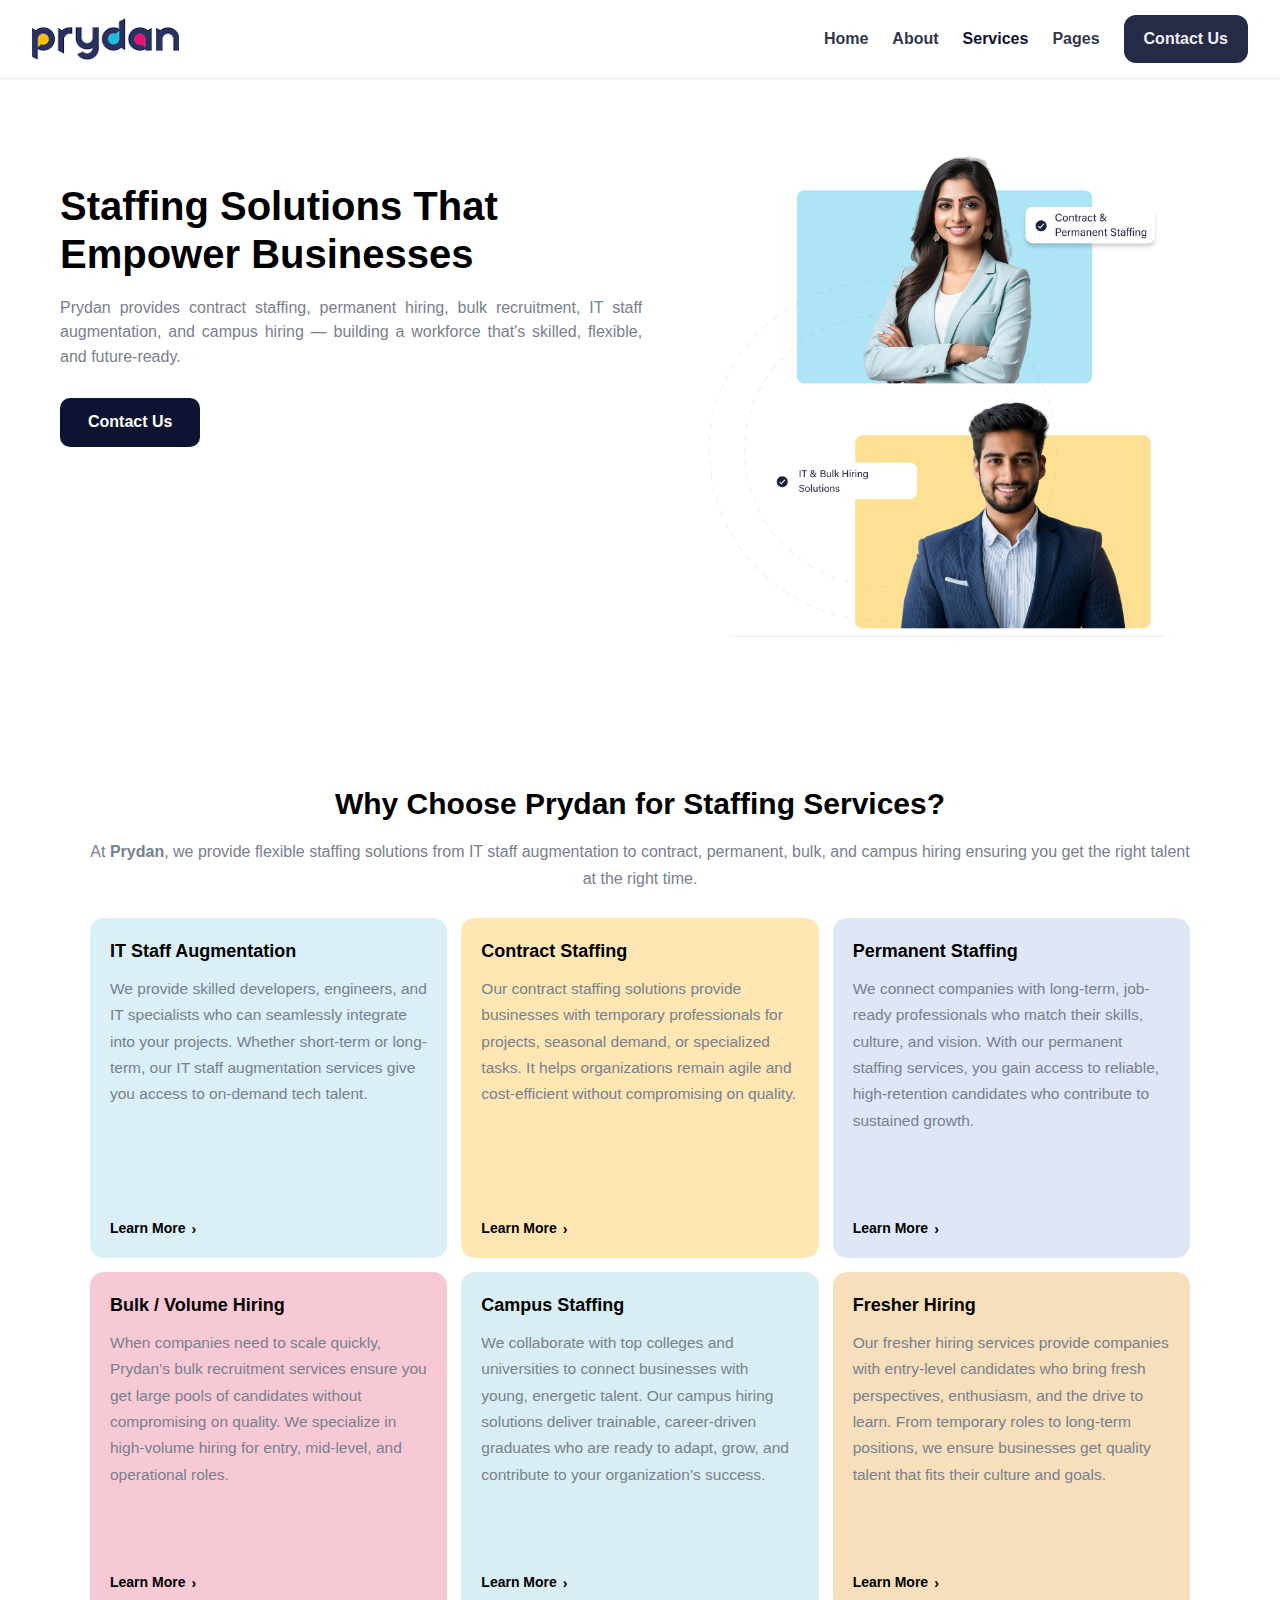
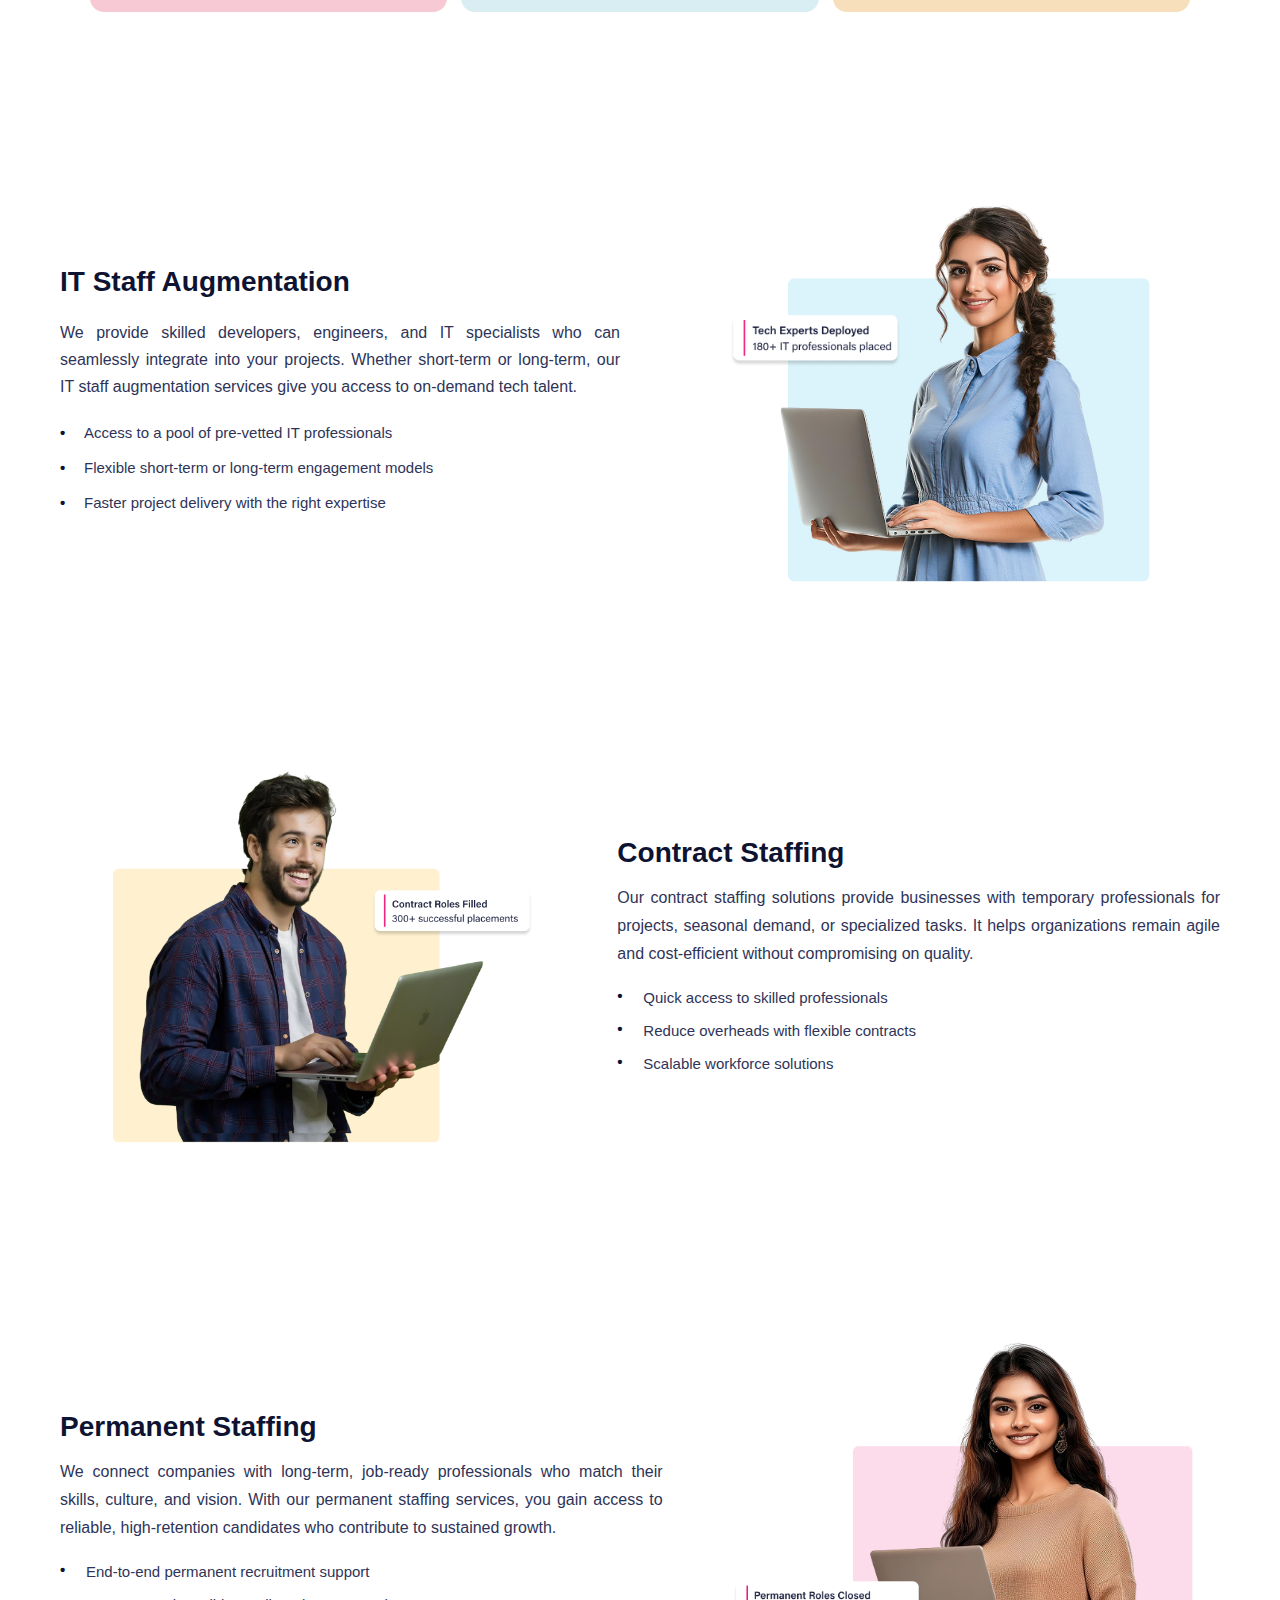
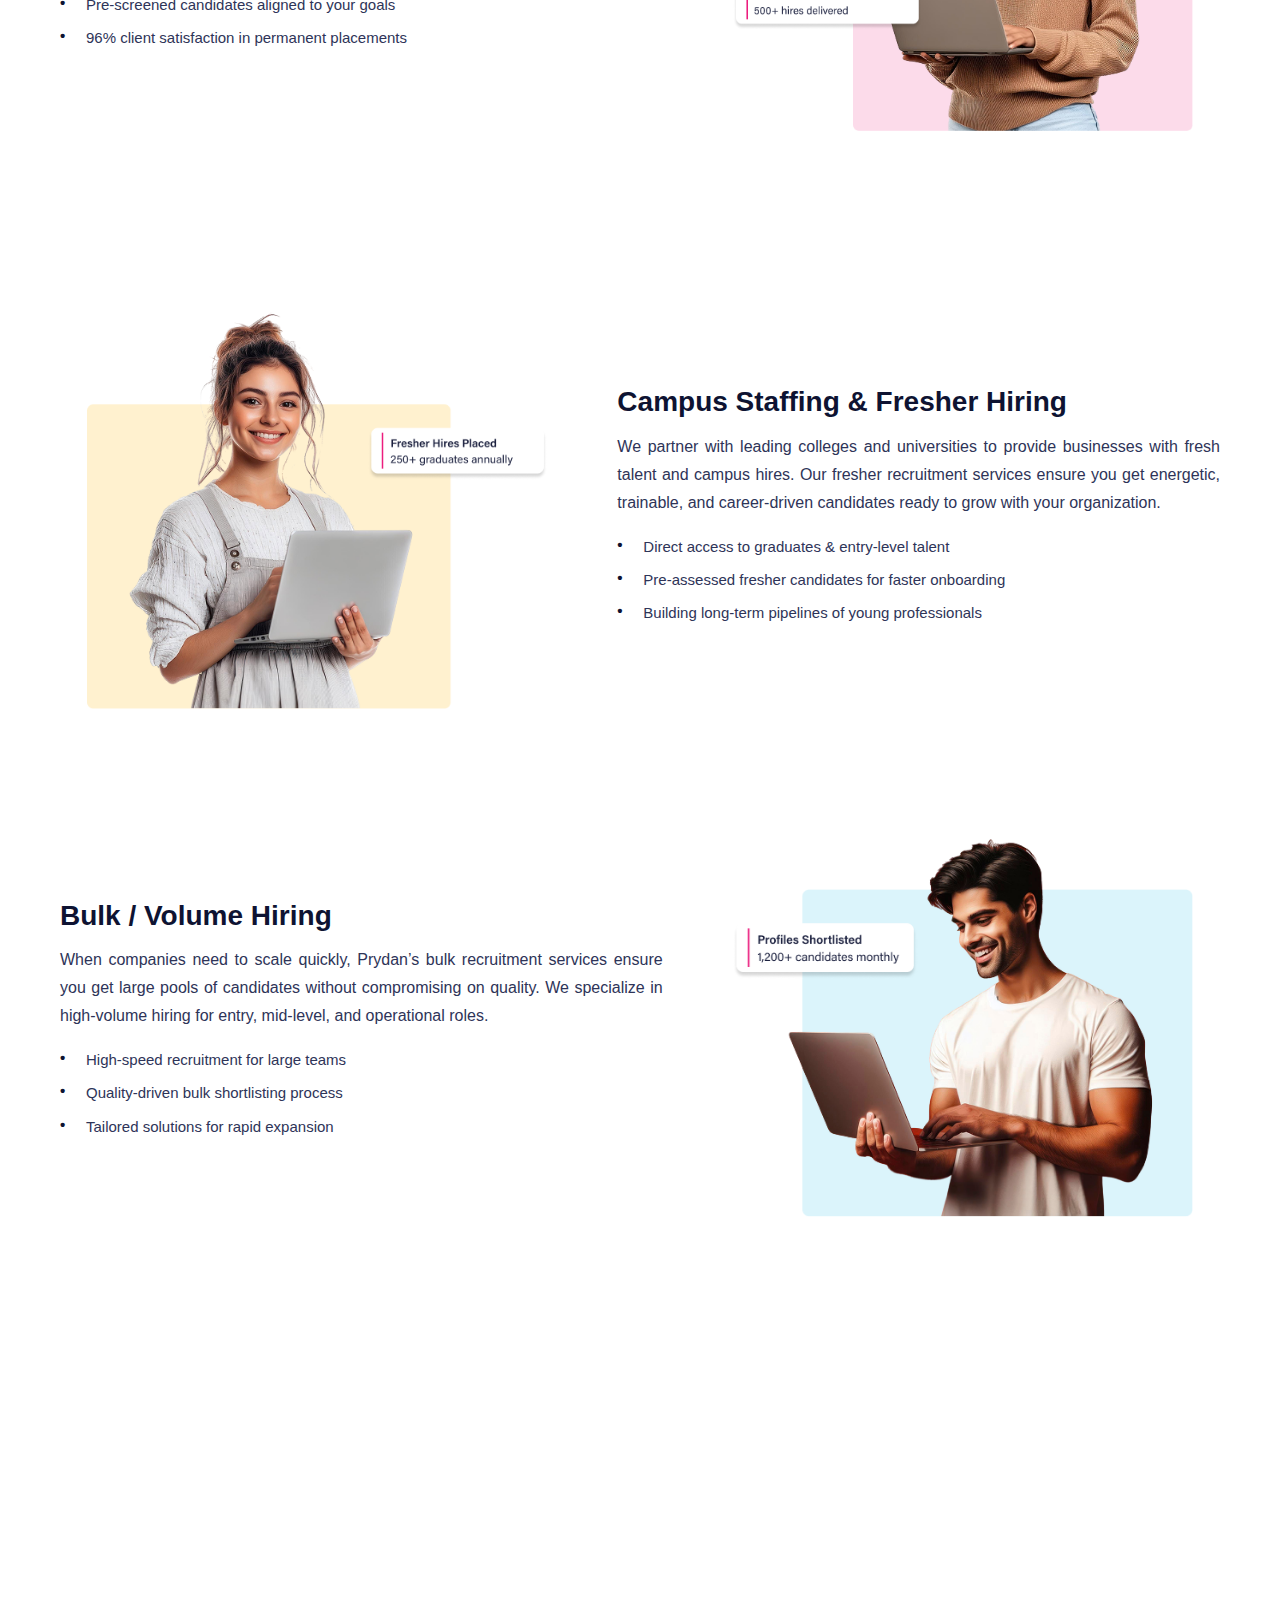
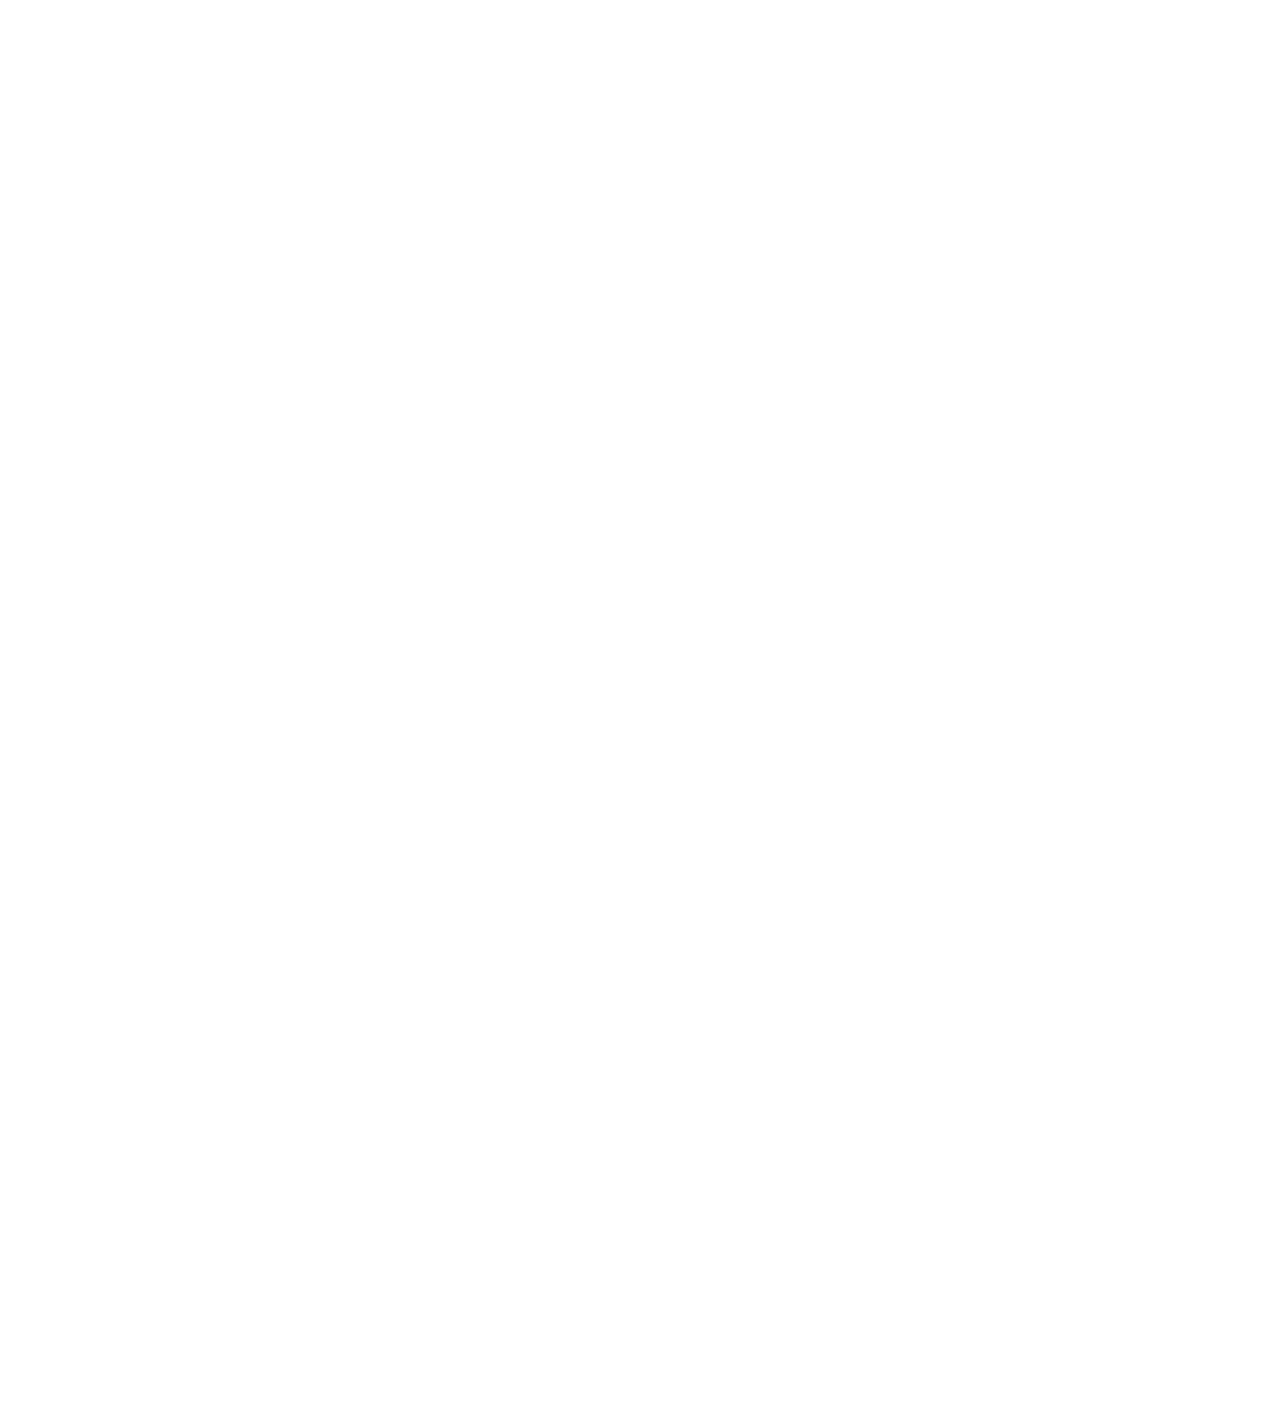
<file: staffing.html>
<!DOCTYPE html>
<html lang="en">

<head>
  <meta charset="UTF-8" />
  <meta name="viewport" content="width=device-width, initial-scale=1.0" />
  <title>Staffing Solutions • Prydan</title>

  <!-- Bootstrap CSS
<link
  href="https://cdn.jsdelivr.net/npm/bootstrap@5.3.3/dist/css/bootstrap.min.css"
  rel="stylesheet"
  integrity="sha384-QWTKZyjpPEjISv5WaRU9OFeRpok6YctnYmDr5pNlyT2bRjXh0JMhjY6hW+ALEwIH"
  crossorigin="anonymous"
/> -->

  <!-- Fonts -->
  <link href="C:\Users\Bhairavi Raval\Desktop\Prydan\Website design\font\Acumin-Pro" rel="stylesheet" />

  <!-- Styles -->
  <link rel="stylesheet" href="css/style.css" />
  <link rel="stylesheet" href="css/staffing.css" />
</head>

<body>
  <!-- ===== HEADER ===== -->
  <header class="navbar">
    <div class="nav-inner">
      <img src="assets/images/logo.png" alt="Prydan Logo" class="logo" />

      <!-- HAMBURGER -->
      <button class="nav-toggle" aria-label="Toggle menu">
        <span></span>
        <span></span>
        <span></span>
      </button>

      <!-- NAV LINKS -->
      <nav class="nav-links">
        <a href="index.html">Home</a>
        <a href="about.html">About</a>
        <a href="index.html" class="is-active">Services</a>
        <a href="pages.html">Pages</a>
        <a href="contact.html" class="btn-primary" class="contact-link">Contact Us</a>
      </nav>
    </div>
  </header>

<!-- ===== HERO SECTION ===== -->
  <section class="staffing-hero section-pad">
    <div class="container staffing-wrap">
      <div class="staffing-text">
        <h1>Staffing Solutions That Empower Businesses</h1>
        <p>
          Prydan provides contract staffing, permanent hiring, bulk recruitment, IT staff augmentation, 
          and campus hiring — building a workforce that's skilled, flexible, and future-ready.
        </p>
        <a href="contact.html" class="btn-dark">Contact Us</a>
      </div>

      <div class="staffing-visual">
        <img src="assets/images/staffing/staffing-solutions.png" alt="Staffing Solutions" class="staffing-image" />
      </div>
    </div>
  </section>

<!-- =========================
     WHY CHOOSE PRYDAN (Staffing)
========================= -->
<section class="why-staff section-pad" id="why-staff">
  <div class="ws-container">
    <header class="ws-head">
      <h2>Why Choose Prydan for Staffing Services?</h2>
      <p>
        At <strong>Prydan</strong>, we provide flexible staffing solutions from IT staff augmentation
        to contract, permanent, bulk, and campus hiring ensuring you get the right talent at the right time.
      </p>
    </header>

    <div class="ws-grid">
      <!-- 1 -->
      <article class="ws-card ws-blue">
        <h3>IT Staff Augmentation</h3>
        <p>
          We provide skilled developers, engineers, and IT specialists who can seamlessly integrate
          into your projects. Whether short-term or long-term, our IT staff augmentation services give
          you access to on-demand tech talent.
        </p>
        <a href="#" class="ws-more">Learn More</a>
      </article>

      <!-- 2 -->
      <article class="ws-card ws-yellow">
        <h3>Contract Staffing</h3>
        <p>
          Our contract staffing solutions provide businesses with temporary professionals for projects,
          seasonal demand, or specialized tasks. It helps organizations remain agile and cost-efficient
          without compromising on quality.
        </p>
        <a href="#" class="ws-more">Learn More</a>
      </article>

      <!-- 3 -->
      <article class="ws-card ws-lavender">
        <h3>Permanent Staffing</h3>
        <p>
          We connect companies with long-term, job-ready professionals who match their skills, culture,
          and vision. With our permanent staffing services, you gain access to reliable, high-retention
          candidates who contribute to sustained growth.
        </p>
        <a href="#" class="ws-more">Learn More</a>
      </article>

      <!-- 4 -->
      <article class="ws-card ws-pink">
        <h3>Bulk / Volume Hiring</h3>
        <p>
          When companies need to scale quickly, Prydan’s bulk recruitment services ensure you get large
          pools of candidates without compromising on quality. We specialize in high-volume hiring for
          entry, mid-level, and operational roles.
        </p>
        <a href="#" class="ws-more">Learn More</a>
      </article>

      <!-- 5 -->
      <article class="ws-card ws-cyan">
        <h3>Campus Staffing</h3>
        <p>
          We collaborate with top colleges and universities to connect businesses with young, energetic
          talent. Our campus hiring solutions deliver trainable, career-driven graduates who are ready
          to adapt, grow, and contribute to your organization’s success.
        </p>
        <a href="#" class="ws-more">Learn More</a>
      </article>

      <!-- 6 -->
      <article class="ws-card ws-cream">
        <h3>Fresher Hiring</h3>
        <p>
          Our fresher hiring services provide companies with entry-level candidates who bring fresh
          perspectives, enthusiasm, and the drive to learn. From temporary roles to long-term positions,
          we ensure businesses get quality talent that fits their culture and goals.
        </p>
        <a href="#" class="ws-more">Learn More</a>
      </article>
    </div>
  </div>
</section>

<section class="staff-it" style="margin-top: 60px;">
  <div class="container staff-wrap">
    <div class="staff-content">
      <h2>IT Staff Augmentation</h2>
      <p>
        We provide skilled developers, engineers, and IT specialists who can seamlessly integrate into your projects. 
        Whether short-term or long-term, our IT staff augmentation services give you access to on-demand tech talent.
      </p>
      <ul class="staff-list">
        <li>Access to a pool of pre-vetted IT professionals</li>
        <li>Flexible short-term or long-term engagement models</li>
        <li>Faster project delivery with the right expertise</li>
      </ul>
    </div>

    <div class="staff-image">
      <img src="assets/images/staffing/it-staff.png" alt="IT Staff Augmentation">
    </div>
  </div>
</section>

<!-- Contract Staffing -->
<section class="staff-contract" style="margin-top: 60px;">
  <div class="container staff-row">
    <!-- Left: image -->
    <div class="staff-media">
      <img src="assets/images/staffing/contract-roles.png" alt="Contract Staffing">
    </div>

    <!-- Right: copy -->
    <div class="staff-copy">
      <h2>Contract Staffing</h2>
      <p>
        Our contract staffing solutions provide businesses with temporary professionals for projects,
        seasonal demand, or specialized tasks. It helps organizations remain agile and cost-efficient
        without compromising on quality.
      </p>

      <ul class="staff-points">
        <li>Quick access to skilled professionals</li>
        <li>Reduce overheads with flexible contracts</li>
        <li>Scalable workforce solutions</li>
      </ul>
    </div>
  </div>
</section>

<!-- Permanent Staffing -->
<section class="staff-permanent" style="margin-top: 60px;">
  <div class="container staff-row staff-row--reverse">
    <!-- Left: copy -->
    <div class="staff-copy">
      <h2>Permanent Staffing</h2>
      <p>
        We connect companies with long-term, job-ready professionals who match their skills, culture,
        and vision. With our permanent staffing services, you gain access to reliable, high-retention
        candidates who contribute to sustained growth.
      </p>

      <ul class="staff-points">
        <li>End-to-end permanent recruitment support</li>
        <li>Pre-screened candidates aligned to your goals</li>
        <li>96% client satisfaction in permanent placements</li>
      </ul>
    </div>

    <!-- Right: image -->
    <div class="staff-media">
      <img src="assets/images/staffing/permanent-roles.png" alt="Permanent Staffing">
    </div>
  </div>
</section>

<!-- Campus Staffing & Fresher Hiring -->
<section class="staff-campus" style="margin-top: 60px;">
  <div class="container staff-row">
    
    <!-- Left: image -->
    <div class="staff-media">
      <img src="assets/images/staffing/fresher-hires.png" alt="Campus Staffing & Fresher Hiring">
    </div>

    <!-- Right: copy -->
    <div class="staff-copy">
      <h2>Campus Staffing &amp; Fresher Hiring</h2>
      <p>
        We partner with leading colleges and universities to provide businesses with fresh talent and campus hires.
        Our fresher recruitment services ensure you get energetic, trainable, and career-driven candidates ready
        to grow with your organization.
      </p>

      <ul class="staff-points">
        <li>Direct access to graduates &amp; entry-level talent</li>
        <li>Pre-assessed fresher candidates for faster onboarding</li>
        <li>Building long-term pipelines of young professionals</li>
      </ul>
    </div>

  </div>
</section>

<!-- Bulk / Volume Hiring -->
<section class="staff-bulk" style="margin-top: 60px;">
  <div class="container staff-row">

    <!-- Left: copy -->
    <div class="staff-copy">
      <h2>Bulk / Volume Hiring</h2>
      <p>
        When companies need to scale quickly, Prydan’s bulk recruitment services ensure you get large pools of
        candidates without compromising on quality. We specialize in high-volume hiring for entry, mid-level,
        and operational roles.
      </p>

      <ul class="staff-points">
        <li>High-speed recruitment for large teams</li>
        <li>Quality-driven bulk shortlisting process</li>
        <li>Tailored solutions for rapid expansion</li>
      </ul>
    </div>

    <!-- Right: image (no bg/shadow) -->
    <div class="staff-media staff-media--right">
      <img src="assets/images/staffing/bulk-hiring.png" alt="Bulk / Volume Hiring">
    </div>

  </div>
</section>

<!-- ===== Consultation Section ===== -->
  <section class="section consultation reveal" aria-labelledby="consultation-title" style="background-image:
       linear-gradient(rgba(17,27,45,.45), rgba(17,27,45,.45)),
       url('assets/images/office-bg.png');">

    <div class="container consultation-wrap">

      <!-- Left Text (h3 + justified copy) -->
      <div class="consult-text">
        <h3 id="consultation-title">Your Trusted Recruitment Partner in India</h3>
        <p class="justify">
          Whether you’re hiring or looking for your next opportunity,
          <strong>PRYDAN</strong> is the best recruitment agency in India to help you succeed.
        </p>
      </div>


      <!-- Right Form -->
      <div class="consult-form-box">
        <h3>Connect With Prydan — Schedule Your Consultation</h3>

        <form class="consult-form" action="#" method="post">
          <div class="form-group">
            <label for="name">Full Name :</label>
            <input type="text" id="name" name="name" placeholder="Enter your name" required>
          </div>

          <div class="form-group">
            <label for="email">Email :</label>
            <input type="email" id="email" name="email" placeholder="Enter your email" required>
          </div>

          <div class="form-group">
            <label for="phone">Phone No. :</label>
            <input type="tel" id="phone" name="phone" placeholder="Enter your phone number" required>
          </div>

          <div class="form-group">
            <label for="type">I am a :</label>
            <select id="type" name="type" required>
              <option value="" disabled selected>[ Job Seeker | Employer ]</option>
              <option value="Job Seeker">Job Seeker</option>
              <option value="Employer">Employer</option>
            </select>
          </div>

          <button type="submit" class="btn btn-dark">Get Started</button>
        </form>
      </div>

    </div>
  </section>
  <!-- ================================= -->

<!-- Testimonials section -->
  <section id="testimonials-og" class="reveal">
    <!-- Header band -->
    <div class="t-band">
      <div class="t-band__inner">
        <h2>What Our Clients &amp; Candidates Say</h2>
        <p>About India’s Leading Recruitment Agency</p>
        <div class="t-band__rating">
          <img src="assets/images/rating.png" alt="4.9 / 5 rating">
        </div>
      </div>
    </div>

    <div class="t-wrap">
      <!-- ===== Row 1 ===== -->
      <div class="t-row t-row--r1">
        <article class="t-card t-photo reveal"><img src="assets/images/client-1.png" alt=""></article>

        <article class="t-card t-text reveal">
          <img class="t-logo" src="assets/images/lemolite.png" alt="LEMOLITE">
          <p>We truly appreciate your expertise and support in technical hiring. Your proactive approach and efficiency
            add great value to our partnership.</p>
          <div class="t-meta"><strong>Jignesh Jani</strong><span>Founder &amp; CEO</span></div>
        </article>

        <article class="t-card t-photo reveal"><img src="assets/images/client-2.png" alt=""></article>

        <article class="t-card t-text reveal">
          <img class="t-logo t-logo--dat" src="assets/images/datamatics.png" alt="DATAMATICS">
          <p>Prydan helped us hire the right people faster. Their recruitment process saved us both time and cost.</p>
          <div class="t-meta"><strong>Leslie Alexander</strong><span>Head of HR</span></div>
        </article>
      </div>

      <!-- ===== Row 2 ===== -->
      <div class="t-row t-row--r2">
        <article class="t-card t-text reveal">
          <img class="t-logo" src="assets/images/lemolite.png" alt="LEMOLITE">
          <p>We truly appreciate your expertise and support in technical hiring. Your proactive approach and efficiency
            add great value to our partnership.</p>
          <div class="t-meta"><strong>Jignesh Jani</strong><span>Founder &amp; CEO</span></div>
        </article>

        <article class="t-card t-photo"><img src="assets/images/client-3.png" alt=""></article>

        <article class="t-card t-text reveal">
          <img class="t-logo" src="assets/images/lemolite.png" alt="LEMOLITE">
          <p>We truly appreciate your expertise and support in technical hiring. Your proactive approach and efficiency
            add great value to our partnership.</p>
          <div class="t-meta"><strong>Jignesh Jani</strong><span>Founder &amp; CEO</span></div>
        </article>

        <article class="t-card t-photo reveal"><img src="assets/images/client-4.png" alt=""></article>
      </div>
    </div>
  </section>

  <!-- ====== Footer ====== -->
  <footer class="footer reveal" aria-labelledby="footer-title">
    <div class="footer-inner">

      <!-- Row: logo + socials -->
      <div class="footer-head">
        <img class="footer-logo" src="assets/images/prydan-logo-white.png" alt="Prydan" />

        <!-- social icons image (row of 5) -->
        <a class="footer-socials" href="#" aria-label="Social links">
          <img src="assets/images/social-icons.png" alt="X, Facebook, Instagram, Pinterest, LinkedIn" />
        </a>
      </div>

      <hr class="footer-divider" />

      <!-- Main grid -->
      <div class="footer-grid">
        <div class="footer-col">
          <h4 class="footer-title" id="footer-title">Quick Links</h4>
          <ul class="footer-links">
            <li><a href="#">Home</a></li>
            <li><a href="#">About</a></li>
            <li><a href="#">Services</a></li>
            <li><a href="#">Pages</a></li>
          </ul>
        </div>

        <div class="footer-col">
          <h4 class="footer-title">Help &amp; Support</h4>
          <ul class="footer-links">
            <li><a href="#">FAQ</a></li>
            <li><a href="#">Blog</a></li>
            <li><a href="#">Contact</a></li>
            <li><a href="#">Jobs</a></li>
          </ul>
        </div>

        <!-- Newsletter -->
        <div class="footer-col footer-news">
          <form class="news-form" action="#" method="post" novalidate>
            <label class="sr-only" for="news-email">Enter your email</label>
            <input id="news-email" type="email" placeholder="Enter Your Email" required />
            <button type="submit" class="btn-join">Join Now</button>
          </form>

          <div class="footer-contacts">
            <div>
              <p class="cap">Call us</p>
              <a href="tel:+918884266639">+91 8884266639</a>
            </div>
            <div>
              <p class="cap">Email us</p>
              <a href="mailto:hello@prydan.com">hello@prydan.com</a>
            </div>
          </div>
        </div>
      </div>

      <p class="copy">Copyright © 2025 Prydan. All Rights Reserved.</p>
    </div>
  </footer>


<script src="js/main.js" defer></script>

  </body>
</html>
</file>
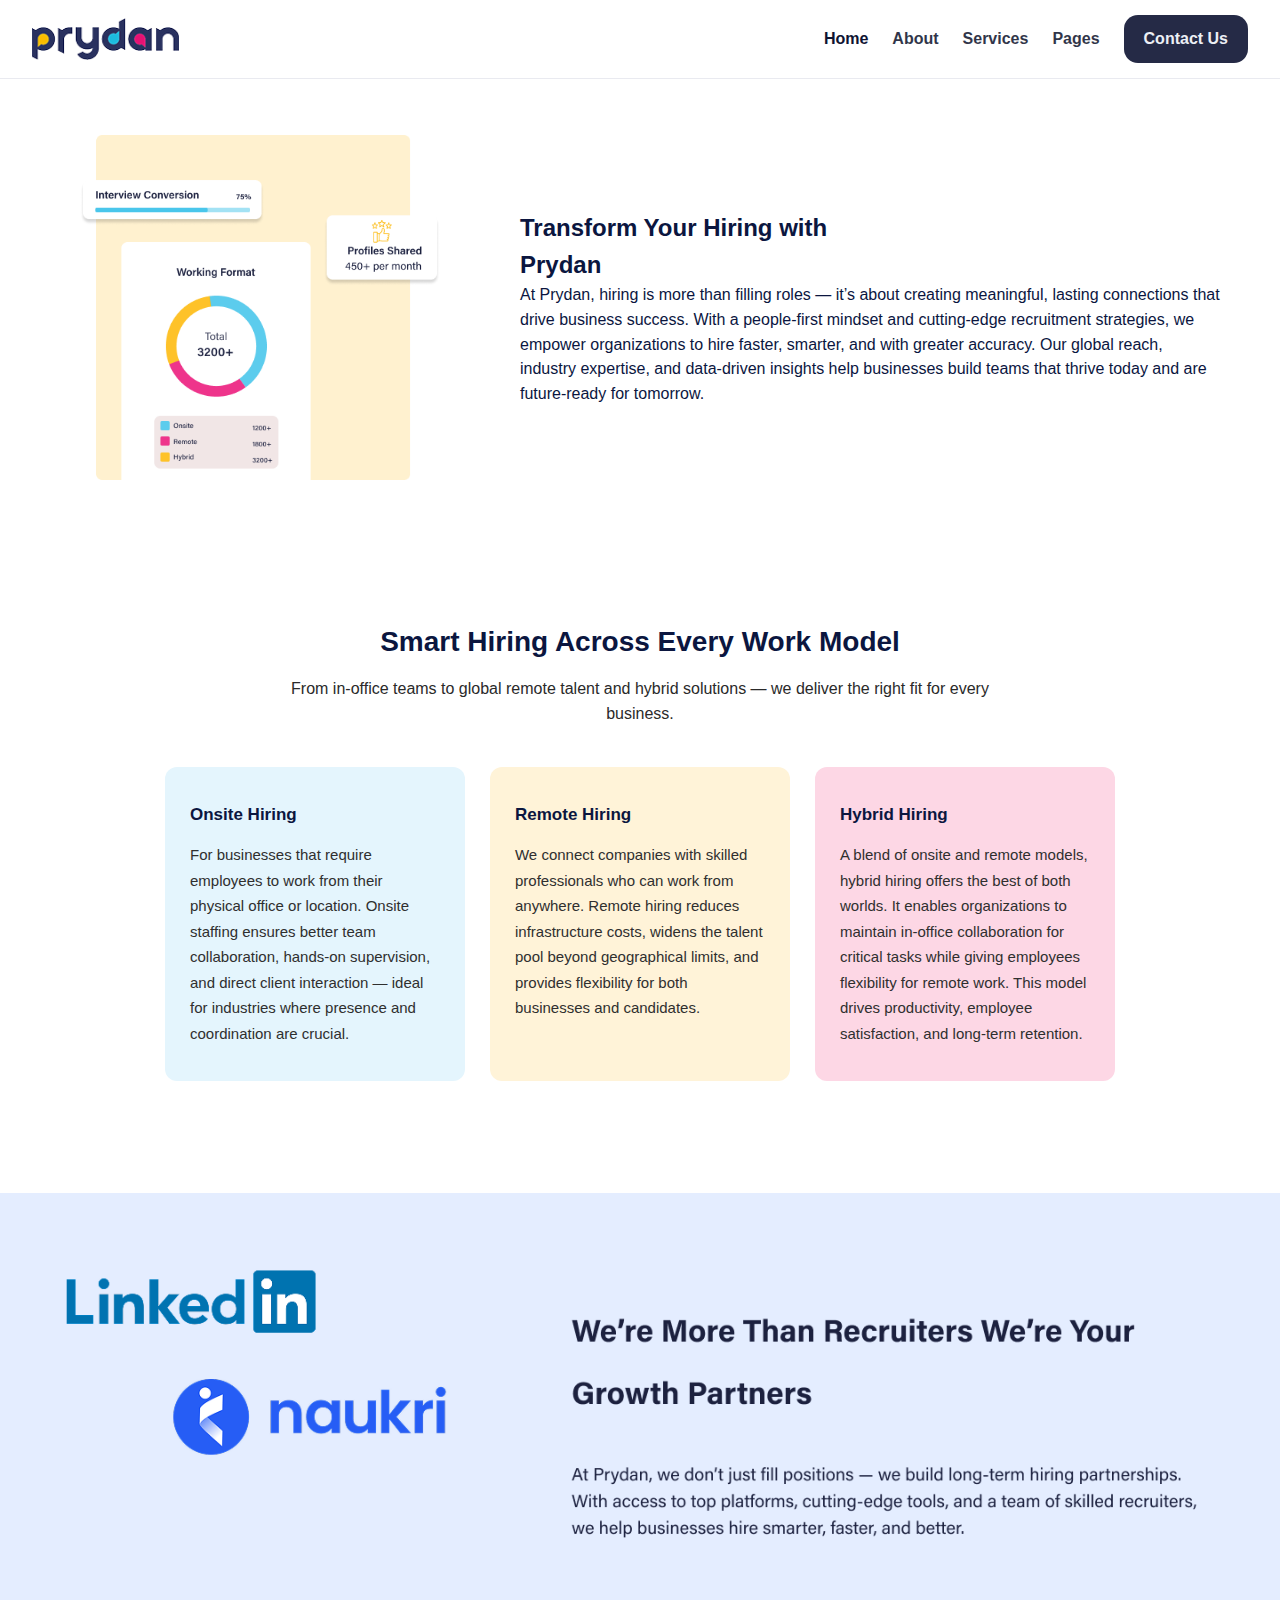
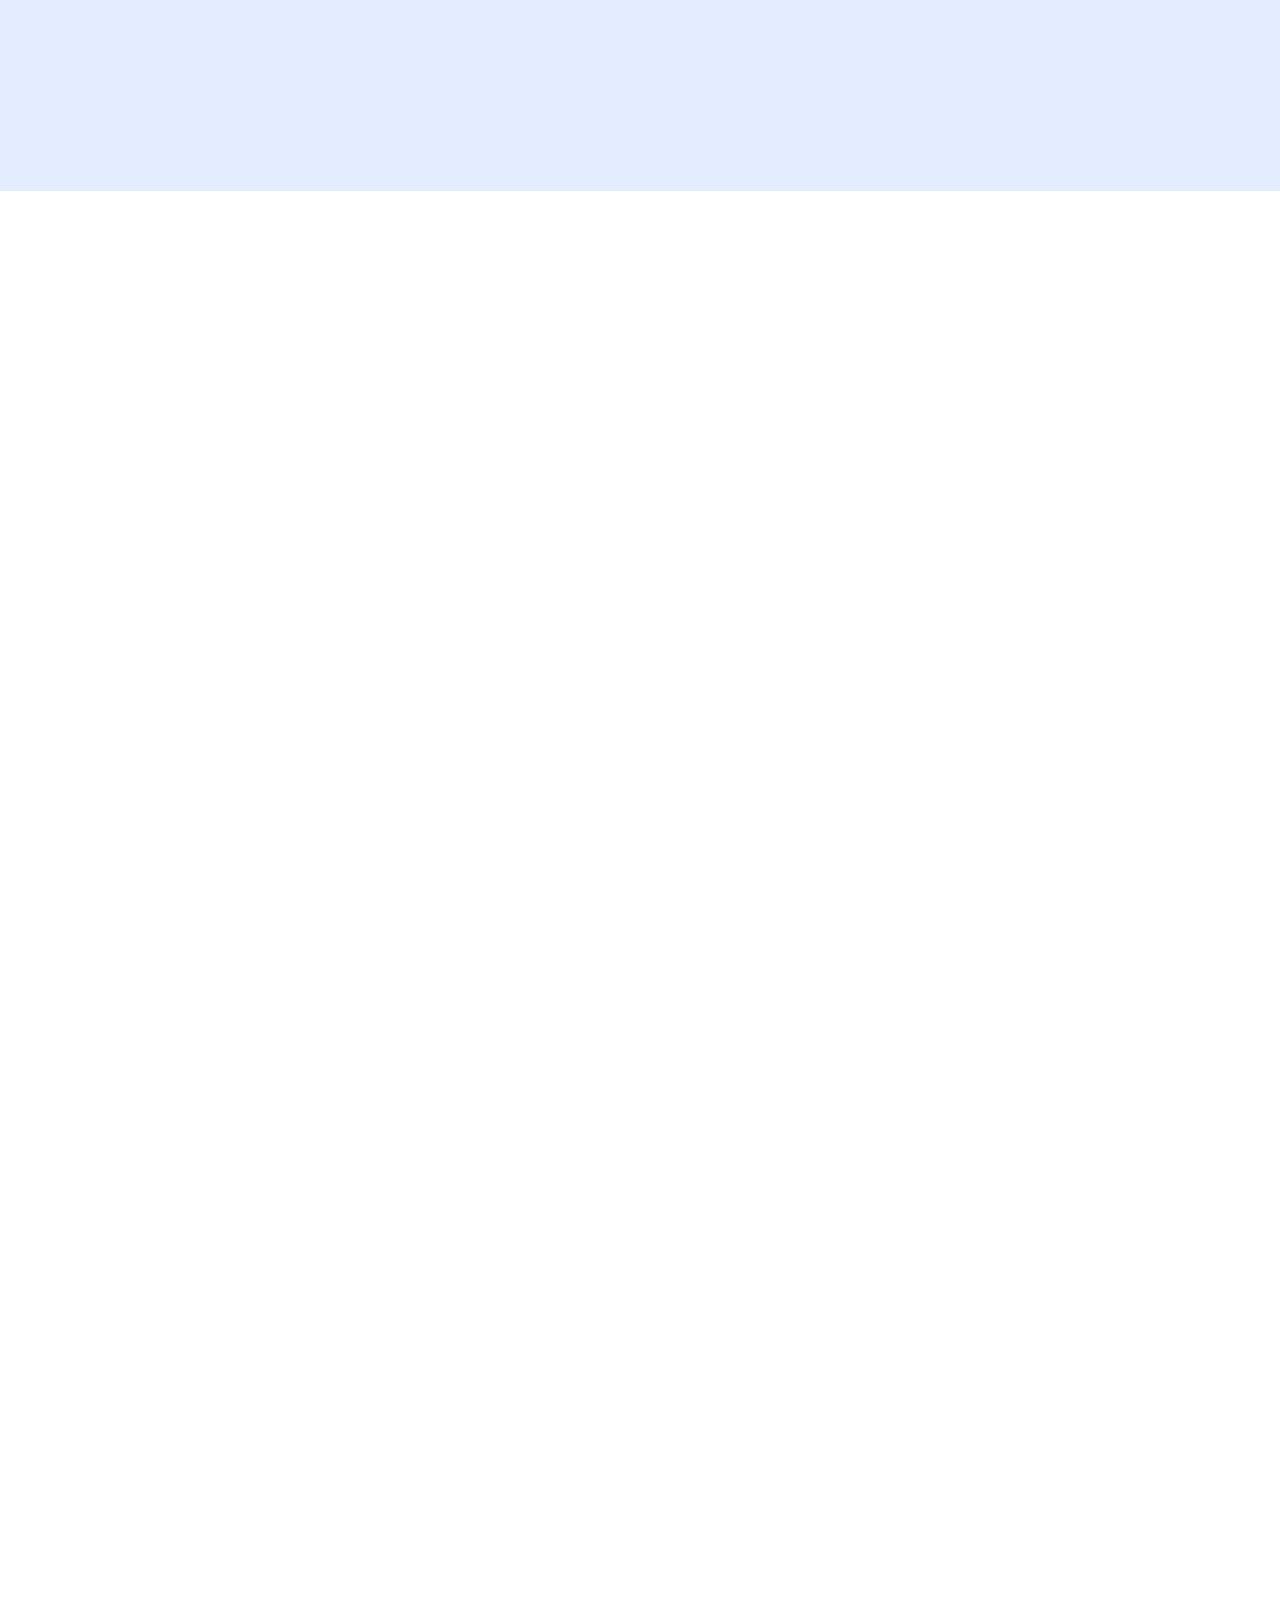
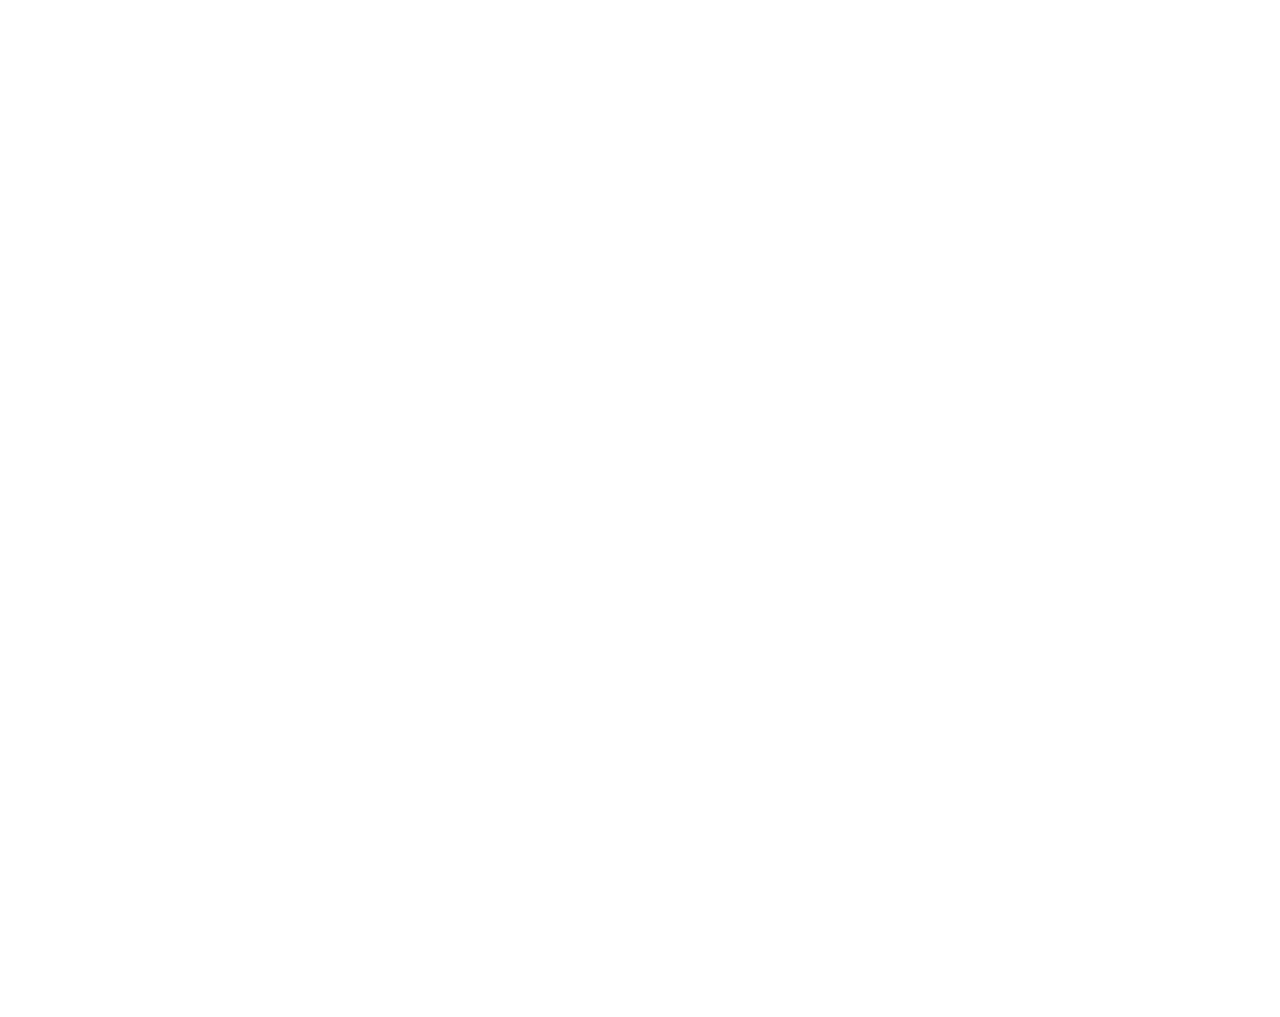
<file: transform-hiring.html>
<!DOCTYPE html>
<html lang="en">

<head>
  <meta charset="UTF-8" />
  <meta name="viewport" content="width=device-width, initial-scale=1.0" />
  <title>Prydan – Recruitment & Staffing</title>

  <!-- Bootstrap CSS
<link
  href="https://cdn.jsdelivr.net/npm/bootstrap@5.3.3/dist/css/bootstrap.min.css"
  rel="stylesheet"
  integrity="sha384-QWTKZyjpPEjISv5WaRU9OFeRpok6YctnYmDr5pNlyT2bRjXh0JMhjY6hW+ALEwIH"
  crossorigin="anonymous"
/> -->

  <!-- Fonts -->
  <link href="C:\Users\Bhairavi Raval\Desktop\Prydan\Website design\font\Acumin-Pro" rel="stylesheet" />

  <!-- Styles -->
  <link rel="stylesheet" href="css/style.css" />
  <link rel="stylesheet" href="css/transform-hiring.css" />
</head>

<body>
  <!-- ===== HEADER ===== -->
  <header class="navbar">
    <div class="nav-inner">
      <img src="assets/images/logo.png" alt="Prydan Logo" class="logo" />

      <!-- HAMBURGER -->
      <button class="nav-toggle" aria-label="Toggle menu">
        <span></span>
        <span></span>
        <span></span>
      </button>

      <!-- NAV LINKS -->
      <nav class="nav-links">
        <a href="index.html" class="is-active">Home</a>
        <a href="about.html">About</a>
        <a href="services.html">Services</a>
        <a href="pages.html">Pages</a>
        <a href="contact.html" class="btn-primary" class="contact-link">Contact Us</a>
      </nav>
    </div>
  </header>

<section class="transform-hiring">
  <div class="wrap container">
    <div class="art">
      <img src="assets/images/hiring/hiring-overview.png" alt="Hiring insights">
    </div>
    <div class="text">
      <h2>
        Transform Your Hiring with<br>
        Prydan
      </h2>
      <p class="copy">
        At Prydan, hiring is more than filling roles — it’s about creating meaningful, lasting
        connections that drive business success. With a people-first mindset and cutting-edge
        recruitment strategies, we empower organizations to hire faster, smarter, and with greater
        accuracy. Our global reach, industry expertise, and data-driven insights help businesses
        build teams that thrive today and are future-ready for tomorrow.
      </p>
    </div>
  </div>
</section>

<section id="smart-hiring" class="smart-hiring-section">
  <div class="container">
    <h2>Smart Hiring Across Every Work Model</h2>
    <p class="intro">
      From in-office teams to global remote talent and hybrid solutions — we deliver
      the right fit for every business.
    </p>

    <div class="hiring-grid">
      <div class="hiring-card blue">
        <h3>Onsite Hiring</h3>
        <p>
          For businesses that require employees to work from their physical office or location.
          Onsite staffing ensures better team collaboration, hands-on supervision, and direct client
          interaction — ideal for industries where presence and coordination are crucial.
        </p>
      </div>

      <div class="hiring-card yellow">
        <h3>Remote Hiring</h3>
        <p>
          We connect companies with skilled professionals who can work from anywhere.
          Remote hiring reduces infrastructure costs, widens the talent pool beyond geographical
          limits, and provides flexibility for both businesses and candidates.
        </p>
      </div>

      <div class="hiring-card pink">
        <h3>Hybrid Hiring</h3>
        <p>
          A blend of onsite and remote models, hybrid hiring offers the best of both worlds.
          It enables organizations to maintain in-office collaboration for critical tasks while
          giving employees flexibility for remote work. This model drives productivity, employee
          satisfaction, and long-term retention.
        </p>
      </div>
    </div>
  </div>
</section>

<section class="growth-banner">
  <img src="assets/images/hiring/Group 1000010425.png" alt="Growth Partners Section" class="growth-banner-img" />
</section>



 <!-- Impact / Handshake section  -->
  <section id="impact" class="impact reveal">
    <div class="impact__inner">
      <!-- Left: Heading + copy + stats -->
      <div class="impact__left">
        <h2 class="reveal" style="--d:0ms">
          Revolutionizing Recruitment with Prydan
        </h2>

        <p class="impact__sub reveal" style="--d:120ms">
          We help companies build strong teams by simplifying hiring, improving retention,
          and creating a culture employees love.
        </p>

        <div class="impact__stats reveal" style="--d:220ms" role="list">
          <div class="stat" role="listitem">
            <div class="stat__value">720+</div>
            <div class="stat__label">Trusted Companies</div>
          </div>

          <span class="stat__divider" aria-hidden="true"></span>

          <div class="stat" role="listitem">
            <div class="stat__value">250+</div>
            <div class="stat__label">Successful Recruitments</div>
          </div>
        </div>
      </div>

      <!-- Right: Image -->
      <div class="impact__right reveal" style="--d:300ms">
        <img src="assets/images/handshake.png" alt="Handshake symbolizing successful recruitment" />
      </div>
    </div>
  </section>

 <!-- ===== Consultation Section ===== -->
  <section class="section consultation reveal" aria-labelledby="consultation-title" style="background-image:
       linear-gradient(rgba(17,27,45,.45), rgba(17,27,45,.45)),
       url('assets/images/office-bg.png');">

    <div class="container consultation-wrap">

      <!-- Left Text (h3 + justified copy) -->
      <div class="consult-text">
        <h3 id="consultation-title">Your Trusted Recruitment Partner in India</h3>
        <p class="justify">
          Whether you’re hiring or looking for your next opportunity,
          <strong>PRYDAN</strong> is the best recruitment agency in India to help you succeed.
        </p>
      </div>


      <!-- Right Form -->
      <div class="consult-form-box">
        <h3>Connect With Prydan — Schedule Your Consultation</h3>

        <form class="consult-form" action="#" method="post">
          <div class="form-group">
            <label for="name">Full Name :</label>
            <input type="text" id="name" name="name" placeholder="Enter your name" required>
          </div>

          <div class="form-group">
            <label for="email">Email :</label>
            <input type="email" id="email" name="email" placeholder="Enter your email" required>
          </div>

          <div class="form-group">
            <label for="phone">Phone No. :</label>
            <input type="tel" id="phone" name="phone" placeholder="Enter your phone number" required>
          </div>

          <div class="form-group">
            <label for="type">I am a :</label>
            <select id="type" name="type" required>
              <option value="" disabled selected>[ Job Seeker | Employer ]</option>
              <option value="Job Seeker">Job Seeker</option>
              <option value="Employer">Employer</option>
            </select>
          </div>

          <button type="submit" class="btn btn-dark">Get Started</button>
        </form>
      </div>

    </div>
  </section>
  <!-- ================================= -->
<!-- Testimonials section -->
  <section id="testimonials-og" class="reveal">
    <!-- Header band -->
    <div class="t-band">
      <div class="t-band__inner">
        <h2>What Our Clients &amp; Candidates Say</h2>
        <p>About India’s Leading Recruitment Agency</p>
        <div class="t-band__rating">
          <img src="assets/images/rating.png" alt="4.9 / 5 rating">
        </div>
      </div>
    </div>

    <div class="t-wrap">
      <!-- ===== Row 1 ===== -->
      <div class="t-row t-row--r1">
        <article class="t-card t-photo reveal"><img src="assets/images/client-1.png" alt=""></article>

        <article class="t-card t-text reveal">
          <img class="t-logo" src="assets/images/lemolite.png" alt="LEMOLITE">
          <p>We truly appreciate your expertise and support in technical hiring. Your proactive approach and efficiency
            add great value to our partnership.</p>
          <div class="t-meta"><strong>Jignesh Jani</strong><span>Founder &amp; CEO</span></div>
        </article>

        <article class="t-card t-photo reveal"><img src="assets/images/client-2.png" alt=""></article>

        <article class="t-card t-text reveal">
          <img class="t-logo t-logo--dat" src="assets/images/datamatics.png" alt="DATAMATICS">
          <p>Prydan helped us hire the right people faster. Their recruitment process saved us both time and cost.</p>
          <div class="t-meta"><strong>Leslie Alexander</strong><span>Head of HR</span></div>
        </article>
      </div>

      <!-- ===== Row 2 ===== -->
      <div class="t-row t-row--r2">
        <article class="t-card t-text reveal">
          <img class="t-logo" src="assets/images/lemolite.png" alt="LEMOLITE">
          <p>We truly appreciate your expertise and support in technical hiring. Your proactive approach and efficiency
            add great value to our partnership.</p>
          <div class="t-meta"><strong>Jignesh Jani</strong><span>Founder &amp; CEO</span></div>
        </article>

        <article class="t-card t-photo"><img src="assets/images/client-3.png" alt=""></article>

        <article class="t-card t-text reveal">
          <img class="t-logo" src="assets/images/lemolite.png" alt="LEMOLITE">
          <p>We truly appreciate your expertise and support in technical hiring. Your proactive approach and efficiency
            add great value to our partnership.</p>
          <div class="t-meta"><strong>Jignesh Jani</strong><span>Founder &amp; CEO</span></div>
        </article>

        <article class="t-card t-photo reveal"><img src="assets/images/client-4.png" alt=""></article>
      </div>
    </div>
  </section>

 <!-- ====== Footer ====== -->
  <footer class="footer reveal" aria-labelledby="footer-title">
    <div class="footer-inner">

      <!-- Row: logo + socials -->
      <div class="footer-head">
        <img class="footer-logo" src="assets/images/prydan-logo-white.png" alt="Prydan" />

        <!-- social icons image (row of 5) -->
        <a class="footer-socials" href="#" aria-label="Social links">
          <img src="assets/images/social-icons.png" alt="X, Facebook, Instagram, Pinterest, LinkedIn" />
        </a>
      </div>

      <hr class="footer-divider" />

      <!-- Main grid -->
      <div class="footer-grid">
        <div class="footer-col">
          <h4 class="footer-title" id="footer-title">Quick Links</h4>
          <ul class="footer-links">
            <li><a href="#">Home</a></li>
            <li><a href="#">About</a></li>
            <li><a href="#">Services</a></li>
            <li><a href="#">Pages</a></li>
          </ul>
        </div>

        <div class="footer-col">
          <h4 class="footer-title">Help &amp; Support</h4>
          <ul class="footer-links">
            <li><a href="#">FAQ</a></li>
            <li><a href="#">Blog</a></li>
            <li><a href="#">Contact</a></li>
            <li><a href="#">Jobs</a></li>
          </ul>
        </div>

        <!-- Newsletter -->
        <div class="footer-col footer-news">
          <form class="news-form" action="#" method="post" novalidate>
            <label class="sr-only" for="news-email">Enter your email</label>
            <input id="news-email" type="email" placeholder="Enter Your Email" required />
            <button type="submit" class="btn-join">Join Now</button>
          </form>

          <div class="footer-contacts">
            <div>
              <p class="cap">Call us</p>
              <a href="tel:+918884266639">+91 8884266639</a>
            </div>
            <div>
              <p class="cap">Email us</p>
              <a href="mailto:hello@prydan.com">hello@prydan.com</a>
            </div>
          </div>
        </div>
      </div>

      <p class="copy">Copyright © 2025 Prydan. All Rights Reserved.</p>
    </div>
  </footer>


<script src="js/main.js" defer></script>

  </script>
</body>

</html>
</file>
<file: css/style.css>
/* ====== TOKENS ====== */
:root {
  --navy: #0f1436; /* heading & buttons */
  --text: #22283a; /* body text */
  --muted: #636a7a; /* paragraph grey */
  --border: #e9eaf0;
  --radius: 12px;
}

/* ====== RESET ====== */
* {
  box-sizing: border-box;
  margin: 0;
  padding: 0;
}
img {
  display: block;
  max-width: 100%;
  height: auto;
}
a {
  color: inherit;
}

/* ====== BASE ====== */
html {
  scroll-behavior: smooth;
}
body {
  font-family: "Poppins", sans-serif;
  color: var(--text);
  background: #fff;
  line-height: 1.55;
}

.container {
  width: 92%;
  max-width: 1160px;
  margin: 0 auto;
}

/* ===== HEADER LAYOUT ===== */
header.navbar {
  position: sticky;
  top: 0;
  z-index: 1000;
  background: #fff;
  border-bottom: 1px solid var(--border);
  padding: 0 32px;
  transition: box-shadow 0.3s ease;
}

header.navbar.is-scrolled {
  box-shadow: 0 6px 18px rgba(15, 20, 54, 0.06);
}

.nav-inner {
  height: 78px;
  display: flex;
  align-items: center;
  justify-content: space-between;
}

/* === LOGO === */
.logo {
  height: 42px;
  width: auto;
}

/* === NAV LINKS === */
.nav-links {
  display: flex;
  align-items: center;
  gap: 24px;
  margin-left: auto;
}

.nav-links a {
  text-decoration: none;
  font-weight: 600;
  color: #1a1f37;
  opacity: 0.9;
  transition: opacity 0.3s ease, color 0.3s ease;
}

.nav-links a:hover,
.nav-links a.is-active {
  opacity: 1;
  color: var(--navy);
}

/* === CONTACT BUTTON === */
.nav-links .btn-primary {
  background: var(--navy);
  color: #fff;
  text-decoration: none;
  padding: 12px 20px;
  border-radius: var(--radius);
  font-weight: 600;
  transition: 0.3s ease;
}

.nav-links .btn-primary:hover {
  background: #828bcc73;
}

/* ===== HAMBURGER MENU ===== */
.nav-toggle {
  display: none;
  flex-direction: column;
  justify-content: space-between;
  width: 26px;
  height: 20px;
  background: none;
  border: none;
  cursor: pointer;
  z-index: 1100;
  transition: all 0.3s ease;
}

.nav-toggle span {
  display: block;
  height: 3px;
  width: 100%;
  background: #1a1f37;
  border-radius: 2px;
  transition: all 0.3s ease;
}

/* Highlight & transform when active */
.nav-toggle.active {
  transform: rotate(90deg);
  box-shadow: 0 0 10px rgba(98, 101, 118, 0.3);
  border-radius: 6px;
}

.nav-toggle.active span:nth-child(1) {
  transform: translateY(8px) rotate(45deg);
}
.nav-toggle.active span:nth-child(2) {
  opacity: 0;
}
.nav-toggle.active span:nth-child(3) {
  transform: translateY(-8px) rotate(-45deg);
}

/* ===== RESPONSIVE MENU ===== */
@media (max-width: 980px) {
  .nav-toggle {
    display: flex;
  }

  .nav-links {
    position: fixed;
    top: 78px;
    left: 0;
    right: 0;
    background: #fff;
    flex-direction: column;
    align-items: center;
    gap: 22px;
    padding: 28px 0;
    border-radius: 0 0 20px 20px;
    box-shadow: 0 10px 30px rgba(0, 0, 0, 0.08);
    opacity: 0;
    pointer-events: none;
    transform: translateY(-15px);
    transition: all 0.4s ease;
  }

  .nav-links.show {
    opacity: 1;
    pointer-events: auto;
    transform: translateY(0);
  }

  .nav-links a {
    font-size: 18px;
    text-align: center;
  }

  .nav-links .btn-primary {
    width: 80%;
    text-align: center;
    margin-top: 8px;
  }
}

/* ====== HERO SECTION ====== */
.hero {
  padding: 60px 0 40px;
}

.hero-wrap {
  display: flex;
  align-items: center;
  justify-content: space-between;
  flex-wrap: wrap;
  gap: 28px; /* reduced from 60px to 28px */
}

/* ----- TEXT LEFT ----- */
.hero-text {
  flex: 1 1 48%;
  text-align: left;
  margin-top: -180px; /* moves text up */
}

.hero-text h1 {
  color: var(--navy);
  font-size: 24x;
  font-weight: 550;
  line-height: 1.2;
  margin-bottom: 26px;
  letter-spacing: -0.3px;
}

.hero-text p {
  color: var(--muted);
  font-size: 16px;
  margin-bottom: 28px;
  line-height: 1.55;
  max-width: 580px;
  margin-right: auto;
  text-align: justify;
  text-justify: inter-word;
}

.hero-ctas {
  display: flex;
  gap: 14px;
}

.btn-dark {
  background: var(--navy);
  color: #fff;
  text-decoration: none;
  padding: 12px 20px;
  border-radius: 12px;
  font-weight: 600;
  transition: filter 0.2s ease;
}
.btn-dark:hover {
  filter: brightness(1.07);
}

/* ====== HERO VISUALS ====== */

/* --- Visuals container --- */
.hero-visual {
  flex: 1 1 46%;
  position: relative;
  min-height: 520px;
  margin-top: -60px;
  margin-left: -30px; /* ← ADD THIS */
}

/* Dotted arc behind everything (toggle off by commenting out) */
/* .hero-visual::before{
  content:"";
  position:absolute;
  width:520px; height:520px;
  border:2px dashed #e7e8ee;
  border-radius:50%;
  top:40px; left:8px;
  z-index:0;          /* BACKMOST */
/* opacity:.65;
} */
*/

/* Blue rectangle behind woman */
.blue-rect {
  position: absolute;
  top: 0;
  right: 60px;
  width: 360px;
  height: 260px;
  background: #9ed8f8; /* tweak to your Figma hex */
  border-radius: 16px;
  z-index: 1;
}

/* Woman photo */
.woman-img {
  position: absolute;
  right: 70px;
  top: 45px;
  height: 240px; /*change this from 340px or whatever it is now */
  width: auto;
  z-index: 2;
  pointer-events: none;
}

/* Man card (yellow) */
.card-man {
  position: absolute;
  bottom: -40px;
  left: 40px;
  width: 430px; /* adjust to balance with woman */
  border-radius: 16px;
  z-index: 3;
  box-shadow: none;
}

/* Floating label & pink icon (front-most) */
.label-fsrpo {
  position: absolute;
  right: 80px;
  top: 110px;
  width: 230px;
  z-index: 4;
}
.icon-pink {
  position: absolute;
  right: 40px;
  top: 190px;
  width: 48px;
  height: 48px;
  z-index: 4;
  border-radius: 12px;
  box-shadow: 0 0px 0px rgba(15, 20, 54, 0.08);
}

/* White floating bag icon */
.icon-bag {
  position: absolute;
  left: 75px; /* adjust this for fine-tuning horizontal alignment */
  bottom: 90px; /* controls vertical placement above the man’s yellow box */
  width: 40px;
  height: 40px;
  z-index: 4; /* sits between woman and man */
  border-radius: 16px;
  box-shadow: 0 0px 0px rgba(15, 20, 54, 0.08);
  display: flex;
  align-items: center;
  justify-content: center;
}

/* ====== RESPONSIVE ====== */
@media (max-width: 980px) {
  .hero-wrap {
    flex-direction: column;
    text-align: center;
    align-items: center;
    gap: 24px; /* adds nice breathing room */
  }

  .hero-text,
  .hero-visual {
    flex: 1 1 100%;
    margin-top: 0;
  }

  .hero-text {
    margin-top: 0;
    padding: 0 24px; /* balanced spacing on small screens */
    margin-top: -20px;
  }

  .hero-text h1 {
    font-size: 30px;
    line-height: 1.2;
  }

  .hero-text p {
    font-size: 15px;
    line-height: 1.6;
  }

  .hero-visual {
    position: relative;
    min-height: auto;
    padding-top: 0;
  }

  /* remove the dotted arc */
  .hero-visual::before {
    display: none;
  }

  /* make images stack nicely */
  .blue-rect {
    position: static;
    width: 90%;
    height: 220px;
    margin: 0 auto;
  }

  .woman-img {
    position: relative;
    right: auto;
    top: -130px; /* pulled a little less so she doesn’t overlap weirdly */
    height: 260px;
    display: block;
    margin: 0 auto;
  }

  .card-man {
    position: relative;
    left: auto;
    bottom: auto;
    width: 90%;
    margin: -100px;
  }

  /* hide pink icon & label for smaller viewports */
  .label-fsrpo,
  .icon-pink {
    display: none;
  }
}

/* ===== ABOUT (Shaping Careers) ===== */
.about {
  padding: 72px 0;
}

.about-wrap {
  display: grid;
  grid-template-columns: 480px 1fr; /* fixed visual column like the mock */
  align-items: center;
  gap: 56px;
}

/* Visual stack: blue card (back) → woman → chip */
.about-visual {
  position: relative;
  height: 320px; /* controls whole stack height */
}

.about-rect {
  position: absolute;
  left: 0;
  top: 70px;
  width: 350px;
  height: 260px;
  background: #cfe1ff; /* plain color rectangle */
  border-radius: 18px;
  z-index: 1;
}

.about-photo {
  position: absolute;
  left: 58px;
  bottom: -10px; /* ⬅ lowered from 0 to -20px */
  width: 200px;
  height: auto;
  z-index: 2;
}

.about-chip {
  position: absolute;
  left: 250px; /* top-right of the blue card */
  top: 90px;
  width: 150px;
  height: auto;
  z-index: 3;
}

/* Text */
.about-text h2 {
  color: var(--navy);
  font-size: 30px;
  font-weight: 520;
  line-height: 1.2;
  margin-bottom: 26px;
  letter-spacing: -0.3px;
}
.about-text p {
  color: var(--muted);
  font-size: 15px;
  margin-bottom: 28px;
  line-height: 1.55;
  max-width: 580px;
  margin-right: auto;
  text-align: justify;
  text-justify: inter-word;
}

.about-btn {
  padding: 12px 18px;
  border-radius: 10px;
}

/* ===== Responsive ===== */
@media (max-width: 980px) {
  .about {
    padding: 56px 0;
  }
  .about-wrap {
    grid-template-columns: 1fr;
    gap: 28px;
    text-align: center;
  }
  .about-visual {
    height: 380px;
  }
  .about-rect {
    left: 50%;
    transform: translateX(-50%);
    width: 82%;
  }
  .about-photo {
    left: 50%;
    transform: translateX(-50%);
    bottom: auto;
    margin-top: -140px; /* overlap the card nicely on mobile */
    width: 240px;
  }
  .about-chip {
    display: none;
  }
  .about-text h2 {
    font-size: 30px;
  }
  .about-text p {
    font-size: 15px;
    margin-inline: auto;
  }
}

/* ===== FIX IMAGE OVERLAP ON SMALL SCREENS ===== */
@media (max-width: 980px) {
  /* Hero Section */
  .hero-visual {
    min-height: auto;
    margin-top: 0;
  }

  .blue-rect {
    position: static;
    width: 85%;
    height: 200px;
    margin: 0 auto;
  }

  .woman-img {
    position: relative;
    top: -130px;
    right: auto;
    height: 220px;
    margin: 0 auto;
    display: block;
  }

  .card-man {
    position: relative;
    top: -190px;
    width: 85%;
    margin: 0 auto;
  }

  .icon-bag {
    display: none; /* optional — hide small icons on tight screens */
  }

  /* About Section */
  .about-wrap {
    grid-template-columns: 1fr;
    gap: 0;
    text-align: center;
  }

  .about-visual {
    position: relative;
    height: 320px;
  }

  .about-rect {
    position: absolute;
    width: 90%;
    height: 250px;
    top: 50px; /* pull it down */
    left: 50%;
    transform: translateX(-50%);
    background: #cfe1ff;
    border-radius: 18px;
    z-index: 1;
  }

  .about-photo {
    position: absolute;
    width: 220px;
    height: auto;
    top: 85px; /* move woman up/down */
    left: 50%;
    transform: translateX(-50%);
    z-index: 2;
  }
  .about-chip {
    display: none;
  }
}

/* Partner banner*/

.partners .container {
  text-align: center;
}
/* ===== Partner Logos Section ===== */
.partners {
  background-color: #171c41; /* same deep navy as rest of the theme */
  padding: 0px;
  text-align: center;
  margin: 0; /* remove outer white margin */
  width: 100vw; /* full viewport width */
  position: relative;
  left: 50%;
  right: 50%;
  margin-left: -50vw; /* pull full bleed */
  margin-right: -50vw;
}

.partners img {
  display: block;
  width: 100%;
  max-width: 1200px; /* keeps it from getting too huge on big screens */
  margin: 0 auto;
  border: none;
  outline: none;
  box-shadow: none;
  border-radius: 0;
}

/* ===== Partner Logo Section ===== */
.partner-logos {
  width: 100%;
  background-color: #171c41;
  margin: 0;
  padding: 0;
}

.partner-logos img {
  display: block;
  width: 100%;
  height: auto;
  border: none;
}

/* ===== What We Do Section ===== */
.wwd {
  padding: 80px 0;
}

.wwd-wrap {
  display: grid;
  grid-template-columns: 1.1fr 0.9fr;
  gap: 60px;
  align-items: center;
}

/* ===== WHAT WE DO ===== */
.wwd-text {
  max-width: 650px;
  margin: 0;
  text-align: left; /* Keep heading and layout left-aligned */
  color: #1a1f37;
  line-height: 1.8;
}

.wwd-text h3 {
  font-size: 28px;
  font-weight: 800;
  color: #0f1436;
  margin-bottom: 18px;
  text-align: left; /* Heading stays left-aligned */
}

.wwd-text p {
  font-size: 16px;
  margin-bottom: 20px;
  text-align: justify; /* Paragraph is justified */
  color: #2e3458;
}

/* ===== List Styling ===== */
.wwd-list {
  list-style: none;
  padding: 0;
  margin: 0;
}

.wwd-list li {
  font-size: 15.5px;
  color: #2e3458;
  margin-bottom: 14px;
  text-align: justify; /* List text justified too */
}

.wwd-list li strong {
  color: #0f1436;
  font-weight: 700;
}

.wwd-list li::before {
  content: "• ";
  color: var(--navy, #0f1436);
  font-weight: 700;
  margin-right: 6px;
}


/* ===== Bullet Points ===== */
.wwd-list {
  list-style: none;
  padding: 0;
  margin: 0;
}

.wwd-list li {
  position: relative;
  padding-left: 28px;
  margin-bottom: 14px;
  color: #222;
  font-size: 16px;
  line-height: 1.6;
}

.wwd-list li::before {
  content: "";
  position: absolute;
  left: 0;
  top: 10px;
  width: 10px;
  height: 10px;
  background: #0b1034;
  border-radius: 50%;
}

/* ===== Video thumbnail ===== */
.wwd-video {
  position: relative;
  max-width: 460px;
  justify-self: center;
}

.wwd-video img {
  width: 100%;
  height: auto;
  border-radius: 14px;
  display: block;
}

.play-btn {
  position: absolute;
  inset: 0;
  margin: auto;
  background: #fff;
  border: none;
  border-radius: 50%;
  width: 72px;
  height: 72px;
  color: #0b1034;
  display: flex;
  align-items: center;
  justify-content: center;
  cursor: pointer;
  transition: all 0.3s ease;
}

.play-btn:hover {
  transform: scale(1.1);
}

/* ===== Responsive ===== */
@media (max-width: 1024px) {
  .wwd-wrap {
    grid-template-columns: 1fr;
    gap: 40px;
  }

  .wwd-text {
    text-align: center;
  }

  .wwd-text p {
    max-width: 100%;
  }

  .wwd-list li {
    text-align: left;
    margin-left: 10px;
  }

  .wwd-video {
    max-width: 100%;
    margin: 0 auto;
  }

  .play-btn {
    width: 60px;
    height: 60px;
  }
}

@media (max-width: 600px) {
  .wwd {
    padding: 60px 0;
  }

  .wwd-text h3 {
    font-size: 26px;
  }

  .wwd-text p {
    font-size: 15px;
  }

  .wwd-list li {
    font-size: 14px;
    margin-bottom: 12px;
  }

  .wwd-video {
    max-width: 90%;
  }

  .play-btn {
    width: 50px;
    height: 50px;
  }
}

/* ===== Serving Businesses ===== */
.markets {
  padding: 80px 0;
}

.markets-head {
  text-align: center;
  margin-bottom: 40px;
}

/* ===== Updated Head (Left aligned) ===== */
.markets-head {
  text-align: left;
  margin-bottom: 24px;
}

.markets-head h3 {
  font-size: 1.8rem;
  color: var(--navy);
  font-weight: 700;
  margin-bottom: 8px;
}

.markets-head p {
  color: var(--muted);
  font-size: 1rem;
  max-width: 480px;
  line-height: 1.6;
}

/* --- Layout --- */
.markets-grid {
  display: grid;
  grid-template-columns: 1.1fr 1fr;
  align-items: center;
  justify-content: center;
  gap: 50px;
}

/* --- Left: India-UK image --- */
.india-uk {
  width: 100%;
  height: auto;
  display: block;
  position: relative;
  transition: transform 0.4s ease;
}

/* --- Right: Team image --- */
.team-img {
  width: 100%;
  height: auto;
  display: block;
  position: relative;
  transition: transform 0.4s ease;
}

/* Allow movement on hover (or for fine-tuning positioning later) */
.india-uk:hover,
.team-img:hover {
  transform: translateY(-5px);
}

/* Responsive Design */
@media (max-width: 980px) {
  .markets-grid {
    grid-template-columns: 1fr;
    text-align: center;
    gap: 30px;
  }

  .india-uk,
  .team-img {
    width: 90%;
    margin: 0 auto;
  }
}

@media (max-width: 980px) {
  .markets-head {
    text-align: center;
    margin: 0 auto 24px;
  }
}

/* ======================
   SERVICES (4 CARDS)
   ====================== */

   /* Center the subtitle under "Our Services" */
.services h2,
.services p {
  text-align: center;
  margin-inline: auto;
}
.services-grid {
  display: grid;
  grid-template-columns: repeat(4, 1fr);
  gap: 24px;
  margin-top: 20px;
}

/* Each card */
.svc-card {
  position: relative;
  border-radius: 18px;
  overflow: hidden;
  color: #0f1436;
  padding: 0; /* remove inner padding so header fits full width */
  transition: transform 0.25s ease, box-shadow 0.25s ease;
}

.svc-card:hover {
  transform: translateY(-4px);
}

/* Full-width colored heading bands */
.svc-head {
  width: 100%;
  font-weight: 700;
  font-size: 20px;
  padding: 18px 20px;
  border-radius: 0;
  color: #0f1436;
}

/* Backgrounds for each heading band */
.svc-c1 { background: #33c5f0; color: #0f1436; } /* Recruitment */
.svc-c2 { background: #ffd657; color: #0f1436; } /* Staffing */
.svc-c3 { background: #f63a8f; color: #fff; }    /* RPO */
.svc-c4 { background: #8cbcff; color: #0f1436; } /* IT Staffing */

/* Card body background */
.services-grid .svc-card:nth-child(1) { background: #d9f3ff; }
.services-grid .svc-card:nth-child(2) { background: #ffeaa6; }
.services-grid .svc-card:nth-child(3) { background: #ffa4cf; }
.services-grid .svc-card:nth-child(4) { background: #d7e6ff; }

/* Card text content */
.svc-copy {
  padding: 22px;
  font-size: 16px;
  line-height: 1.7;
  color: #2e3458;
}

/* Learn more */
.svc-more {
  display: inline-block;
  font-weight: 700;
  font-size: 14px;
  color: #0f1436;
  margin-left: 22px;
  margin-bottom: 20px;
  text-decoration: none;
}
.svc-more::after {
  content: " ›";
  font-weight: 700;
}

/* Icon bottom-right (decorative) */
.svc-icon {
  position: absolute;
  right: 20px;
  bottom: 18px;
  width: 64px;
  opacity: 0.18;
  pointer-events: none;
}

/* ===== Our Services heading centered ===== */
.services h2,
.services .section-title,
.services .services-eyebrow,
.services .services-subtitle {
  text-align: center;
  margin-inline: auto;
}

/* ===== Responsive ===== */
@media (max-width: 1100px) {
  .services-grid {
    grid-template-columns: 1fr 1fr;
    gap: 20px;
  }
}

@media (max-width: 640px) {
  .services-grid {
    grid-template-columns: 1fr;
  }
  .svc-head {
    font-size: 18px;
    padding: 14px 18px;
  }
  .svc-copy {
    padding: 18px;
  }
}

/* ===== AGENCY SECTION ===== */
.agency-grid {
  display: flex;
  align-items: center;
  justify-content: space-between;
  gap: 40px;
  margin-top: 60px;
  flex-wrap: wrap;
}

/* === LEFT SIDE: GUY & BACKGROUND === */
.agency-visual {
  position: relative;
  flex: 1 1 420px;
  display: flex;
  justify-content: center;
  align-items: flex-end;
  min-height: 420px;
}

.agency-plate {
  position: relative;
  background: #adcdf4;
  width: 100%;
  max-width: 380px;
  height: 390px;
  border-radius: 16px;
  z-index: 1;
}

/* The guy inside the blue background */
.agency-guy {
  position: absolute;
  bottom: 0;
  width: 95%;
  max-width: 300px;
  height: auto;
  z-index: 2;
  object-fit: contain;
}

/* The floating chip */
.agency-chip {
  position: absolute;
  top: 50px;
  left: 40px;
  width: 160px;
  z-index: 3;
  border-radius: 10px;
 
}



/* === RIGHT SIDE: TEXT === */
.agency-copy {
  flex: 1 1 520px;
  max-width: 550px;
}

.agency-copy h3 {
  font-size: 28px;
  font-weight: 800;
  color: #0f1436;
  margin-bottom: 18px;
  line-height: 1.3;
}

.agency-copy p,
.agency-copy li {
  font-size: 16px;
  line-height: 1.8;
  color: #2e3458;
  text-align: justify;
  margin-bottom: 12px;
}

.agency-copy ul {
  list-style: none;
  padding: 0;
  margin: 0;
}

/* === MOBILE RESPONSIVE === */
@media (max-width: 900px) {
  .agency-grid {
    flex-direction: column;
    align-items: center;
    gap: 30px;
  }

  .agency-visual {
    order: 1;
    justify-content: center;
    min-height: 380px;
  }

  .agency-plate {
    max-width: 300px;
    height: 400px;
  }

  .agency-guy {
    width: 90%;
    bottom: 0;
  }

  .agency-chip {
    top: 20px;
    left: 50%;
    transform: translateX(-50%);
    width: 140px;
  }

  .agency-copy {
    order: 2;
    text-align: left;
    width: 90%;
  }
}


/* ===== Scroll Reveal Animation ===== */
.reveal {
  opacity: 0;
  transform: translateY(40px);
  transition: all 0.8s ease-out;
}

/* Default = visible (no JS) */
.reveal {
  opacity: 1;
  transform: none;
}

/* When JS is present we add .js to <html> and animate */
.js .reveal {
  opacity: 0;
  transform: translateY(40px);
  transition: all 0.8s ease-out;
}
.js .reveal.visible {
  opacity: 1;
  transform: translateY(0);
}
.reveal.visible {
  opacity: 1;
  transform: translateY(0);
}
</file>
<file: css/augmentation.css>
/* ====== TOKENS ====== */
:root {
  --navy: #0e1332; /* heading & buttons */
  --text: #22283a; /* body text */
  --muted: #636a7a; /* paragraph grey */
  --border: #e9eaf0;
  --radius: 12px;
}

/* ====== RESET ====== */
* {
  box-sizing: border-box;
  margin: 0;
  padding: 0;
}
img {
  display: block;
  max-width: 100%;
  height: auto;
}
a {
  color: inherit;
}

/* ====== BASE ====== */
html {
  scroll-behavior: smooth;
}
body {
  font-family: "Poppins", sans-serif;
  color: var(--text);
  background: #fff;
  line-height: 1.55;
}

.container {
  width: 92%;
  max-width: 1160px;
  margin: 0 auto;
}

/* ===== HEADER LAYOUT ===== */
header.navbar {
  position: sticky;
  top: 0;
  z-index: 1000;
  background: #fff;
  border-bottom: 1px solid var(--border);
  padding: 0 32px;
  transition: box-shadow 0.3s ease;
}

header.navbar.is-scrolled {
  box-shadow: 0 6px 18px rgba(15, 20, 54, 0.06);
}

.nav-inner {
  height: 78px;
  display: flex;
  align-items: center;
  justify-content: space-between;
}

/* === LOGO === */
.logo {
  height: 42px;
  width: auto;
}

/* === NAV LINKS === */
.nav-links {
  display: flex;
  align-items: center;
  gap: 24px;
  margin-left: auto;
}

.nav-links a {
  text-decoration: none;
  font-weight: 600;
  color: #1a1f37;
  opacity: 0.9;
  transition: opacity 0.3s ease, color 0.3s ease;
}

.nav-links a:hover,
.nav-links a.is-active {
  opacity: 1;
  color: var(--navy);
}

/* === CONTACT BUTTON === */
.nav-links .btn-primary {
  background: var(--navy);
  color: #ebeef5;
  text-decoration: none;
  padding: 12px 20px;
  border-radius: var(--radius);
  font-weight: 600;
  transition: 0.3s ease;
}

.nav-links .btn-primary:hover {
  background: #828bcc73;
}

/* ===== HAMBURGER MENU ===== */
.nav-toggle {
  display: none;
  flex-direction: column;
  justify-content: space-between;
  width: 26px;
  height: 20px;
  background: none;
  border: none;
  cursor: pointer;
  z-index: 1100;
  transition: all 0.3s ease;
}

.nav-toggle span {
  display: block;
  height: 3px;
  width: 100%;
  background: #1a1f37;
  border-radius: 2px;
  transition: all 0.3s ease;
}

/* Highlight & transform when active */
.nav-toggle.active {
  transform: rotate(90deg);
  box-shadow: 0 0 10px rgba(98, 101, 118, 0.3);
  border-radius: 6px;
}

.nav-toggle.active span:nth-child(1) {
  transform: translateY(8px) rotate(45deg);
}
.nav-toggle.active span:nth-child(2) {
  opacity: 0;
}
.nav-toggle.active span:nth-child(3) {
  transform: translateY(-8px) rotate(-45deg);
}

/* ===== RESPONSIVE MENU ===== */
@media (max-width: 980px) {
  .nav-toggle {
    display: flex;
  }

  .nav-links {
    position: fixed;
    top: 78px;
    left: 0;
    right: 0;
    background: #fff;
    flex-direction: column;
    align-items: center;
    gap: 22px;
    padding: 28px 0;
    border-radius: 0 0 20px 20px;
    box-shadow: 0 10px 30px rgba(0, 0, 0, 0.08);
    opacity: 0;
    pointer-events: none;
    transform: translateY(-15px);
    transition: all 0.4s ease;
  }

  .nav-links.show {
    opacity: 1;
    pointer-events: auto;
    transform: translateY(0);
  }

  .nav-links a {
    font-size: 18px;
    text-align: center;
  }

  .nav-links .btn-primary {
    width: 80%;
    text-align: center;
    margin-top: 8px;
  }
}

/* ====== Tokens you can tweak ====== */
:root{
  --ink: #000000;
  --muted: #2b3354;
  --navy: #1f2a44;
  --radius: 18px;
  --hero-pad-y: 64px;   /* <— top/bottom padding */
  --gap: 28px;
}

/* ====== Layout scaffolding ====== */
.container{
  width: min(1160px, 92%);
  margin-inline: auto;
}

/* ====== Hero ====== */
.aug-hero{
  padding: var(--hero-pad-y) 0;
}

.aug-hero__wrap{
  display: grid;
  grid-template-columns: 1.05fr 0.95fr;
  align-items: center;
  gap: clamp(20px, 4vw, 40px);
}

/* left copy */
.aug-hero__copy h1{
  font-size: clamp(32px, 4.8vw, 40px);
  line-height: 1.1;
  color: var(--ink);
  margin: 0 0 16px;
  font-weight: 700;
}

.aug-hero__copy .lead{
  font-size: 16px;
  line-height: 1.8;
  color: var(--muted);
  text-align: justify;
  margin: 0 0 28px;
  max-width: 58ch;
}

.btn{
  display: inline-flex;
  align-items: center;
  justify-content: center;
  height: 48px;
  padding: 0 22px;
  border-radius: 12px;
  text-decoration: none;
  font-weight: 700;
  transition: transform .15s ease, .15s ease;
}
.btn-dark{
  background: var(--navy);
  color: #fff;
}
.btn-dark:hover{ transform: translateY(-2px); }

/* right visuals */
.aug-hero__visual{
  position: relative;
  display: grid;
  gap: var(--gap);
}

.aug-hero__card{
  position: relative;
  border-radius: var(--radius);
  overflow: visible; /* we want people images to float outside tiles */
  min-height: 250px;
}

/* soft rounded bg tiles (like your mock) */
.bg-tile{
  border-radius: 24px;
  width: 100%;
  height: clamp(220px, 28vw, 200px);
}
.bg-tile--blue  { background: #ffffff; }
.bg-tile--yellow{ background: #ffffff; }

/* people images (exported PNG, no bg/shadow) */
.person {
  position: absolute;
  inset: 0;
  margin: auto;
  width: min(420px, 92%);
  height: auto;
  object-fit: contain;
}

/* Adjust vertical alignment here */
.person--top {
  top: 20%;  /* was -6% before — moves the image downward */
}

.person--bottom {
  top: 14%;  /* was -4% before — moves the lower image even further down */
}

/* ====== Responsive ====== */
@media (max-width: 980px){
  .aug-hero__wrap{
    grid-template-columns: 1fr;
  }
  .aug-hero__visual{
    order: -1;               /* images above text on mobile */
  }
  .aug-hero__copy .lead{
    max-width: none;
  }
}

/* ====== SECTION WRAPPER ====== */
.why-prydan {
  width: 90%;
  max-width: 1200px;
  margin: 0 auto;
  font-family: "Poppins", sans-serif;
  color: #0f1436;
}

/* ====== INTRO TEXT ====== */
.intro {
  text-align: center;
  margin-top: 40px;
  margin-bottom: 60px;
}

.intro h2 {
  font-size: 28px;
  font-weight: 700;
  color: #0f1436;
}

.intro p {
  font-size: 16px;
  color: #33395c;
  max-width: 700px;
  margin: 12px auto 0;
  line-height: 1.6;
}

/* ====== MAIN BENEFITS LAYOUT ====== */
.benefits-section {
  display: flex;
  align-items: center;
  justify-content: space-between;
  gap: 40px;
  flex-wrap: wrap;
}

.benefits-text {
  flex: 1 1 55%;
}

.benefits-text h3 {
  font-size: 22px;
  color: #0f1436;
  margin-bottom: 14px;
}

.benefits-text p {
  font-size: 15px;
  line-height: 1.65;
  color: #3b3f45;
  margin-bottom: 12px;
}

.benefits-list {
  list-style: none;
  padding-left: 0;
  margin-top: 16px;
}

.benefits-list li {
  position: relative;
  margin-bottom: 10px;
  padding-left: 26px;
  font-size: 15px;
  color: #0f1436;
}

.benefits-list li::before {
  content: "⬤";
  position: absolute;
  left: 0;
  top: 0;
  font-size: 9px;
  color: #0f1436;
}

/* ====== IMAGE SIDE ====== */
.benefits-img {
  flex: 1 1 40%;
  text-align: right;
  position: relative;
}

.benefits-img img {
  width: 100%;
  max-width: 400px;
  height: 100%;
  position: relative;
  top: 40px; /* pull image slightly down */
}

/* ====== RESPONSIVE ====== */
@media (max-width: 900px) {
  .benefits-section {
    flex-direction: column;
    text-align: center;
  }

  .benefits-img {
    text-align: center;
    margin-top: 20px;
  }

  .benefits-img img {
  max-width: 600px;  /* makes it even bigger */
  top: 70px;         /* pushes image down */
}

  .benefits-list li {
    text-align: left;
  }
}








/* ===========================
   Consultation Section (Form right, text left)
   =========================== */
.section.consultation{
  --max-w: 1200px;
  --gutter: clamp(16px, 2.5vw, 28px);
  --pad-top: clamp(52px, 12vw, 20px);
  --pad-bottom: clamp(52px, 12vw, 20px); /* extra bottom so form fits fully */
  --radius: 14px;
  --card-radius: 12px;
  --shadow: 0 18px 40px rgba(15,23,42,.18);
  --text:#ffffff;
  --muted:#ffffff;
  --ink:#0f172a;
  --brand:#1f2a44;

  position: relative;
  isolation: isolate;

  /* white gap above this section */
  margin-top: 100px;

  /* vertical space (top + bottom) */
  padding-top: var(--pad-top);
  padding-bottom: var(--pad-bottom);

  /* color on dark bg */
  /* color: var(--text); */

  /* the background is set inline in HTML; below lines ensure correct rendering */
  background-position: center;
  background-size: cover;
  background-repeat: no-repeat;
  background-attachment: scroll; /* mobile-safe */
}

/* global weight per your look */
.section.consultation, .section.consultation *{ font-weight: 600; }

/* layout */
.section.consultation .consultation-wrap{
  width: min(100% - 2*var(--gutter), var(--max-w));
  margin-inline: auto;
  display: grid;
  grid-template-columns: 1fr 540px; /* roomy left, fixed card on right */
  gap: clamp(22px, 3vw, 40px);
  align-items: start;
}

/* Left text */
.section.consultation .consult-text h3{
  margin: 0 0 14px;
  font-size: clamp(13px, 3vw, 22px);
  line-height: 1.28;
  color: #ffffff;
}
.section.consultation .consult-text p{
  margin: 0;
  color: var(--muted);
  text-align: justify;   /* requested */
  text-wrap: pretty;
  max-width: 62ch;
}

/* Right form card — your styles preserved */
.section.consultation .consult-form-box{
  background:#ffffff;
  color: var(--ink);
  border-radius: var(--radius);
  box-shadow: var(--shadow);
  border:1px solid rgba(15,23,42,.10);
  padding: clamp(18px, 2.2vw, 24px);
  width: 540px;                  /* match grid column */
  max-width: 100%;
  justify-self: center;
}
.section.consultation .consult-form-box h3{
  margin: 0 0 14px;
  font-size: clamp(16px, 2vw, 18px);
  line-height:1.35;
  text-align:center;
  color: var(--ink);
}

/* Fields (kept as your working form) */
.section.consultation .consult-form .form-group{ margin-bottom: 12px; }
.section.consultation .consult-form label{
  display:block; font-size:13px; color:#24324d; margin-bottom:6px;
}
.section.consultation .consult-form input,
.section.consultation .consult-form select{
  width:100%; height:48px; padding:0 14px;
  border-radius: var(--card-radius);
  border:1px solid #d9e0ee; background:#fff; color:#0f172a;
  outline:none; transition:border-color .2s, box-shadow .2s;
}
.section.consultation .consult-form select{
  appearance:none;
  background-image:
    linear-gradient(45deg, transparent 50%, #6b778c 50%),
    linear-gradient(135deg, #6b778c 50%, transparent 50%),
    linear-gradient(#e8ecf6, #e8ecf6);
  background-position: calc(100% - 18px) 20px, calc(100% - 12px) 20px, calc(100% - 42px) 0.6em;
  background-size: 6px 6px, 6px 6px, 1px 60%;
  background-repeat: no-repeat;
}
.section.consultation .consult-form input::placeholder{ color:#95a1b6; font-weight:500; }
.section.consultation .consult-form input:focus,
.section.consultation .consult-form select:focus{
  border-color:#9fb3d9; box-shadow: 0 0 0 3px rgba(31,42,68,.10);
}

/* CTA button */
.section.consultation .consult-form .btn{
  width:100%; height:52px; border-radius:10px;
  background: var(--brand); color:#fff; border:0; cursor:pointer;
  display:inline-flex; align-items:center; justify-content:center;
  transition: transform .15s, opacity .15s, box-shadow .15s;
  box-shadow: 0 12px 26px rgba(31,42,68,.22);
  margin-top: 6px;
}
.section.consultation .consult-form .btn:hover{ transform: translateY(-1px); opacity:.96; }

/* Responsive */
@media (max-width: 1040px){
  .section.consultation .consultation-wrap{
    grid-template-columns: 1fr;
  }
  .section.consultation .consult-form-box{
    order: 2; width: min(540px, 92%); justify-self: center;
  }
  .section.consultation .consult-text{
    order: 1;
  }
}

/* Reveal compatibility with your global JS */
.section.consultation.reveal{ opacity:0; transform: translateY(22px); transition: opacity .7s ease, transform .7s ease; }
.section.consultation.reveal.visible{ opacity:1; transform:none; }
@media (prefers-reduced-motion: reduce){
  .section.consultation.reveal, .section.consultation.reveal.visible{ opacity:1; transform:none; transition:none; }
}

/* Restore spacing ABOVE only the Consultation section */
section.consultation {
  margin-top: 30px !important;  /* 👈 adjust this number for more/less space */
}

/* ===== TESTIMONIALS SECTION (updated) ===== */
:root {
  --band: #e9f1ff;
  --text: #0b163f;
  --body: #3b3f45;
  --muted: #77808f;
  --r: 12px;
  --strip: 56px;   /* width of the half image on Row 1 (right) */
  --gap: 14px;
  --card-h: 255px; /* desktop row height */
}

#testimonials-og {
  background: #fff;
  font-family: "Poppins", sans-serif;
  margin: 0;
  overflow-x: hidden;
}

/* === HEADER === */
#testimonials-og .t-band {
  background: var(--band);
  text-align: center;
  padding: 36px 0 28px;
  margin: 0;
  width: 100%;
}
#testimonials-og .t-band__inner {
  max-width: 1200px;
  margin: 0 auto;
}
#testimonials-og .t-band h2 {
  font-size: 26px;
  color: var(--text);
  font-weight: 700;
  margin-bottom: 6px;
}
#testimonials-og .t-band p {
  font-size: 16px;
  color: #1b1c1e;
  margin-bottom: 10px;
}
/* center rating */
#testimonials-og .t-band__rating {
  display: flex;
  justify-content: center;
  align-items: center;
}
#testimonials-og .t-band__rating img {
  width: 130px;
  display: block;
}

/* === GRID WRAPPER === */
#testimonials-og .t-wrap {
  width: 100%;
  margin: 20px 0 50px;
  padding: 0;               /* no side padding */
  display: flex;
  flex-direction: column;
  gap: var(--gap);
}

/* ROWS */
#testimonials-og .t-row {
  display: grid;
  gap: var(--gap);
  align-items: stretch;
  width: 100%;
}

/* Row 1 = 4 flexible cols + a thin strip on the right */
#testimonials-og .t-row--r1 {
  grid-template-columns: repeat(4, 1fr) var(--strip);
}

/* Row 2 = just 4 flexible columns (no strip) */
#testimonials-og .t-row--r2 {
  grid-template-columns: repeat(4, minmax(0, 1fr));
}
/* safety: hide any accidental .half in row 2 */
#testimonials-og .t-row--r2 > .half { display: none !important; }

/* === CARDS === */
#testimonials-og .t-card {
  border-radius: var(--r);
  overflow: hidden;
  height: var(--card-h);
}

/* Photos */
#testimonials-og .t-photo img {
  width: 100%;
  height: 100%;
  object-fit: cover;
  border-radius: var(--r);
}

/* Text cards (flat) */
#testimonials-og .t-text {
  background: #fff;
  border-radius: var(--r);
  padding: 18px 22px;
  display: flex;
  flex-direction: column;
  justify-content: space-between;
  box-shadow: none;
}
#testimonials-og .t-logo {
  width: 90px;
  height: auto;
  margin-bottom: 10px;
}
#testimonials-og .t-logo--dat { width: 110px; }
#testimonials-og .t-text p {
  margin: 4px 0 14px;
  font-size: 15px;
  line-height: 1.55;
  color: var(--body);
}
#testimonials-og .t-meta {
  display: flex;
  flex-direction: column;
  gap: 2px;
  margin-top: auto;
}
#testimonials-og .t-meta strong {
  color: var(--text);
  font-size: 14px;
  font-weight: 700;
}
#testimonials-og .t-meta span {
  color: var(--muted);
  font-size: 12px;
}

/* === RESPONSIVE === */
@media (max-width: 1024px) {
  :root { --card-h: 240px; }
}
@media (max-width: 780px) {
  #testimonials-og .t-row--r1,
  #testimonials-og .t-row--r2 { grid-template-columns: 1fr; }
  #testimonials-og .t-photo.half { height: auto; }
  #testimonials-og .t-photo img { height: 220px; }
}

/* ===== Footer ===== */
.footer{
  --bg:#141b2e;        /* deep navy */
  --ink:#ffffff;       /* white */
  --muted:#c9d2e9;     /* soft slate */
  --line:#2a3350;      /* divider */
  --accent:#e6d7b2;    /* beige button */
  --accent-ink:#1f2a44;
  --radius: 10px;

  background: var(--bg);
  color: var(--ink);
  font-weight: 600;                  /* project-wide spec */
  padding: clamp(28px, 5vw, 42px) 0;
}

.footer .footer-inner{
  width: min(1200px, 100% - 48px);
  margin-inline: auto;
}

.footer .footer-head{
  display:flex;
  align-items:center;
  justify-content: space-between;
  gap: 20px;
}

.footer .footer-logo{
  height: 70px;
  width: auto;
}

.footer .footer-socials img{
  display:block;
  height: 28px;          /* whole row image height */
  width: auto;
}

/* thin line */
.footer .footer-divider{
  border: 0;
  height: 1px;
  background: var(--line);
  margin: 16px 0 22px;
}

/* main grid */
.footer .footer-grid{
  display:grid;
  grid-template-columns: 1fr 1fr 1.6fr;
  gap: clamp(18px, 3vw, 36px);
  align-items: start;
}

.footer .footer-title{
  font-size: 14px;
  color: var(--muted);
  margin: 0 0 10px;
  letter-spacing: .3px;
}

.footer .footer-links{
  list-style:none;
  padding:0; margin:0;
  display:grid; gap:8px;
}
.footer .footer-links a{
  color: var(--ink);
  text-decoration: none;
  opacity:.9;
}
.footer .footer-links a:hover{ opacity:1; text-decoration: underline; }

/* newsletter row */
.footer .news-form{
  display:flex;
  gap: 8px;
  align-items:center;
  background: #0f1426;
  border: 1px solid var(--line);
  border-radius: 9px;
  padding: 4px;
  width: min(480px, 100%);
}
.footer .news-form input{
  flex:1;
  height: 42px;
  border:0;
  outline:0;
  border-radius: 7px;
  padding: 0 14px;
  background:#ffffff;
  color:#0f172a;
  font-weight:600;
}
.footer .news-form input::placeholder{ color:#7c86a5; }

.footer .btn-join{
  height: 42px;
  padding: 0 16px;
  border:0;
  border-radius: 7px;
  background: var(--accent);
  color: var(--accent-ink);
  font-weight: 700;
  cursor:pointer;
}
.footer .btn-join:hover{ filter: brightness(.96); }

.footer .footer-contacts{
  display:grid;
  grid-template-columns: 1fr 1fr;
  gap: 18px;
  margin-top: 18px;
}
.footer .footer-contacts .cap{
  color: var(--muted);
  font-size: 12px;
  margin: 0 0 6px;
}
.footer .footer-contacts a{
  color: var(--ink);
  text-decoration: none;
}
.footer .footer-contacts a:hover{ text-decoration: underline; }

/* copyright */
.footer .copy{
  margin: 26px 0 0;
  color: var(--muted);
  font-size: 12px;
}

/* a11y helper */
.sr-only{
  position:absolute!important;
  width:1px;height:1px;
  padding:0;margin:-1px;overflow:hidden;
  clip:rect(0 0 0 0);white-space:nowrap;border:0;
}

/* Responsive */
@media (max-width: 900px){
  .footer .footer-grid{
    grid-template-columns: 1fr 1fr;
  }
  .footer .footer-news{
    grid-column: 1 / -1;
  }
  .footer .footer-head{
    flex-direction: column;
    align-items: flex-start;
    gap: 12px;
  }
}

@media (max-width: 560px){
  .footer .footer-grid{
    grid-template-columns: 1fr;
  }
  .footer .footer-contacts{ grid-template-columns: 1fr; }
  .footer .footer-socials img{ height: 26px; }
}

/* ===== Scroll Reveal Animation ===== */
.reveal {
  opacity: 0;
  transform: translateY(40px);
  transition: all 0.8s ease-out;
}

/* Default = visible (no JS) */
.reveal {
  opacity: 1;
  transform: none;
}
</file>
<file: css/employer.css>
/* ====== TOKENS ====== */
:root {
  --navy: #0e1332; /* heading & buttons */
  --text: #000000; /* body text */
  --muted: #000000; /* paragraph grey */
  --border: #e9eaf0;
  --radius: 12px;
}

/* ====== RESET ====== */
* {
  box-sizing: border-box;
  margin: 0;
  padding: 0;
}
img {
  display: block;
  max-width: 100%;
  height: auto;
}
a {
  color: inherit;
}

/* ====== BASE ====== */
html {
  scroll-behavior: smooth;
}
body {
  font-family: "Poppins", sans-serif;
  color: var(--text);
  background: #fff;
  line-height: 1.55;
}

.container {
  width: 92%;
  max-width: 1160px;
  margin: 0 auto;
}

/* ===== HEADER LAYOUT ===== */
header.navbar {
  position: sticky;
  top: 0;
  z-index: 1000;
  background: #fff;
  border-bottom: 1px solid var(--border);
  padding: 0 32px;
  transition: box-shadow 0.3s ease;
}

header.navbar.is-scrolled {
  box-shadow: 0 6px 18px rgba(15, 20, 54, 0.06);
}

.nav-inner {
  height: 78px;
  display: flex;
  align-items: center;
  justify-content: space-between;
}

/* === LOGO === */
.logo {
  height: 42px;
  width: auto;
}

/* === NAV LINKS === */
.nav-links {
  display: flex;
  align-items: center;
  gap: 24px;
  margin-left: auto;
}

.nav-links a {
  text-decoration: none;
  font-weight: 600;
  color: #1a1f37;
  opacity: 0.9;
  transition: opacity 0.3s ease, color 0.3s ease;
}

.nav-links a:hover,
.nav-links a.is-active {
  opacity: 1;
  color: var(--navy);
}

/* === CONTACT BUTTON === */
.nav-links .btn-primary {
  background: var(--navy);
  color: #ebeef5;
  text-decoration: none;
  padding: 12px 20px;
  border-radius: var(--radius);
  font-weight: 600;
  transition: 0.3s ease;
}

.nav-links .btn-primary:hover {
  background: #828bcc73;
}

/* ===== HAMBURGER MENU ===== */
.nav-toggle {
  display: none;
  flex-direction: column;
  justify-content: space-between;
  width: 26px;
  height: 20px;
  background: none;
  border: none;
  cursor: pointer;
  z-index: 1100;
  transition: all 0.3s ease;
}

.nav-toggle span {
  display: block;
  height: 3px;
  width: 100%;
  background: #1a1f37;
  border-radius: 2px;
  transition: all 0.3s ease;
}

/* Highlight & transform when active */
.nav-toggle.active {
  transform: rotate(90deg);
  box-shadow: 0 0 10px rgba(98, 101, 118, 0.3);
  border-radius: 6px;
}

.nav-toggle.active span:nth-child(1) {
  transform: translateY(8px) rotate(45deg);
}
.nav-toggle.active span:nth-child(2) {
  opacity: 0;
}
.nav-toggle.active span:nth-child(3) {
  transform: translateY(-8px) rotate(-45deg);
}

/* ===== RESPONSIVE MENU ===== */
@media (max-width: 980px) {
  .nav-toggle {
    display: flex;
  }

  .nav-links {
    position: fixed;
    top: 78px;
    left: 0;
    right: 0;
    background: #fff;
    flex-direction: column;
    align-items: center;
    gap: 22px;
    padding: 28px 0;
    border-radius: 0 0 20px 20px;
    box-shadow: 0 10px 30px rgba(0, 0, 0, 0.08);
    opacity: 0;
    pointer-events: none;
    transform: translateY(-15px);
    transition: all 0.4s ease;
  }

  .nav-links.show {
    opacity: 1;
    pointer-events: auto;
    transform: translateY(0);
  }

  .nav-links a {
    font-size: 18px;
    text-align: center;
  }

  .nav-links .btn-primary {
    width: 80%;
    text-align: center;
    margin-top: 8px;
  }
}

/* Section Layout */
.build-team-section {
  padding: 60px 8%;
}

.build-team-container {
  display: flex;
  align-items: center;
  justify-content: space-between;
  gap: 40px;
  flex-wrap: wrap;
}

/* Left Text */
.build-team-text {
  flex: 1;
  max-width: 50%;
}

.build-team-text h2 {
  font-size: 2.4rem;
  font-weight: 700;
  color: #141b3a;
  line-height: 1.2;
  margin-bottom: 20px;
}

.build-team-text p {
  color: #222;
  line-height: 1.6;
  font-size: 1rem;
  margin-bottom: 20px;
  text-align: justify;
}

.key-points {
  font-weight: 500;
  color: #000;
  margin-bottom: 30px;
}

/* Button */
.contact-btn {
  background-color: #141b3a;
  color: white;
  padding: 10px 30px;
  border: none;
  border-radius: 6px;
  font-size: 1rem;
  cursor: pointer;
  transition: background 0.3s;
}

.contact-btn:hover {
  background-color: #1e2657;
}

/* Right Images */
.build-team-images {
  flex: 1;
  max-width: 45%;
  display: flex;
  flex-direction: column;
  align-items: flex-end;
  gap: 20px;
}

.build-team-images img {
  width: 100%;
  max-width: 380px;
  height: auto;
  border-radius: 10px;
  display: block;
  object-fit: cover;
}

/* Responsive */
@media (max-width: 900px) {
  .build-team-container {
    flex-direction: column;
    text-align: center;
  }

  .build-team-text {
    max-width: 100%;
  }

  .build-team-images {
    max-width: 100%;
    align-items: center;
  }

  .build-team-images img {
    max-width: 320px;
  }
}

/* Section Layout */
.build-team-section {
  padding: 80px 5% 80px 3%; /* top right bottom left */
}


.build-team-container {
  display: flex;
  align-items: center;
  justify-content: space-between;
  gap: 40px;
  flex-wrap: wrap;
}

/* Left Text */
.build-team-text {
  flex: 1;
  max-width: 50%;
}

.build-team-text h2 {
  font-size: 2.4rem;
  font-weight: 700;
  color: #141b3a;
  line-height: 1.2;
  margin-bottom: 20px;
}

.build-team-text p {
  color: #222;
  line-height: 1.6;
  font-size: 1rem;
  margin-bottom: 20px;
  text-align: justify;
}

.key-points {
  font-weight: 500;
  color: #000;
  margin-bottom: 30px;
}

/* Button */
.contact-btn {
  background-color: #141b3a;
  color: white;
  padding: 12px 36px;
  border: none;
  border-radius: 6px;
  font-size: 1rem;
  cursor: pointer;
  transition: all 0.3s ease;
}

.contact-btn:hover {
  background-color: #1e2657;
  transform: translateY(-2px);
}

/* Right Image Styling */
.build-team-image {
  flex: 1;
  max-width: 50%;
  display: flex;
  justify-content: center;
  align-items: center;
}

.build-team-image img {
  width: 100%;
  max-width: 550px;
  height: auto;
  object-fit: contain;
  display: block;
  border: none;
  box-shadow: none;
}

/* Responsive */
@media (max-width: 1024px) {
  .build-team-container {
    flex-direction: column;
    align-items: center;
    text-align: center;
  }

  .build-team-text {
    max-width: 90%;
  }

  .build-team-image {
    max-width: 90%;
  }

  .build-team-image img {
    max-width: 500px;
  }
}

/* ===== INDUSTRIES WE SERVE ===== */
#industries {
  padding: 80px 0;
  background-color: #fff;
  text-align: center;
  font-family: "Poppins", sans-serif;
}

/* ===== SECTION HEADER ===== */
#industries .section-header {
  max-width: 850px;
  margin: 0 auto 30px;
}

#industries .section-header h2 {
  font-size: 2.2rem;
  font-weight: 700;
  color: #14213d;
  margin-bottom: 10px;
}

#industries .section-header p {
  font-size: 1rem;
  color: #333;
  line-height: 1.6;
  margin: 0 auto;
  max-width: 700px;
}

/* ===== GRID LAYOUT (5 per row, 2 rows total) ===== */
.industries-grid {
  display: grid;
  grid-template-columns: repeat(5, 1fr);
  gap: 25px;
  justify-content: center;
  align-items: start;
  padding: 0 40px;
  margin: 0 auto;
  max-width: 1200px;
}

/* ===== INDUSTRY CARDS ===== */
.industry-card {
  background: #fff;
  border-radius: 12px;
  overflow: hidden;
  box-shadow: 0px 5px 15px rgba(0, 0, 0, 0.08);
  transition: all 0.3s ease;
  cursor: pointer;
  display: flex;
  flex-direction: column;
  justify-content: space-between;
}

.industry-card img {
  width: 100%;
  height: 160px;
  object-fit: cover;
  display: block;
}

/* ===== TITLE BAR ===== */
.industry-title {
  font-weight: 600;
  font-size: 1rem;
  color: #111;
  padding: 15px 10px;
  border-top: 1px solid #f0f0f0;
}

/* ===== EXACT PASTEL COLORS ===== */
.industry-card:nth-child(1) .industry-title {
  background: #d8efff;
} /* IT */
.industry-card:nth-child(2) .industry-title {
  background: #fff0c6;
} /* Real Estate */
.industry-card:nth-child(3) .industry-title {
  background: #fdd9e2;
} /* Retail */
.industry-card:nth-child(4) .industry-title {
  background: #e6e6e6;
} /* E-Commerce */
.industry-card:nth-child(5) .industry-title {
  background: #d8efff;
} /* Health Care */
.industry-card:nth-child(6) .industry-title {
  background: #fff7d1;
} /* Financial Services */
.industry-card:nth-child(7) .industry-title {
  background: #eaeaf7;
} /* Outsourcing */
.industry-card:nth-child(8) .industry-title {
  background: #f4e7d4;
} /* Construction */
.industry-card:nth-child(9) .industry-title {
  background: #e9e6ff;
} /* Media */
.industry-card:nth-child(10) .industry-title {
  background: #fff0c6;
} /* Catering & Hospitality */

/* ===== HOVER EFFECT ===== */
.industry-card:hover {
  transform: translateY(-6px);
  box-shadow: 0px 10px 25px rgba(0, 0, 0, 0.15);
}

.industry-card:hover img {
  transform: scale(1.05);
  transition: transform 0.3s ease;
}

/* ===== RESPONSIVE DESIGN ===== */
@media (max-width: 1200px) {
  .industries-grid {
    grid-template-columns: repeat(4, 1fr);
  }
}

@media (max-width: 992px) {
  .industries-grid {
    grid-template-columns: repeat(3, 1fr);
  }
}

@media (max-width: 768px) {
  #industries {
    padding: 60px 20px;
  }

  .industries-grid {
    grid-template-columns: repeat(2, 1fr);
    gap: 20px;
    padding: 0;
  }

  #industries .section-header h2 {
    font-size: 1.8rem;
  }

  #industries .section-header p {
    font-size: 0.95rem;
  }
}

@media (max-width: 480px) {
  .industries-grid {
    grid-template-columns: 1fr;
  }
}
/* ===== HOVER SHIMMER EFFECT ===== */
.industry-card {
  position: relative;
  overflow: hidden;
}

.industry-card::before {
  content: "";
  position: absolute;
  top: 0;
  left: -100%;
  width: 60%;
  height: 100%;
  background: linear-gradient(
    120deg,
    rgba(255, 255, 255, 0) 0%,
    rgba(255, 255, 255, 0.3) 50%,
    rgba(255, 255, 255, 0) 100%
  );
  transform: skewX(-20deg);
  transition: all 0.8s ease;
  pointer-events: none;
}

.industry-card:hover::before {
  left: 120%;
  transition: all 0.8s ease;
  transition: all 1.2s ease;
  background: linear-gradient(
    120deg,
    rgba(255, 255, 255, 0.452) 0%,
    rgba(255, 255, 255, 0.5) 50%,
    rgba(255, 255, 255, 0.397) 100%
  );
}

/* ====== Compact "How it Works" ====== */
.howitworks-compact{
  padding: clamp(36px, 6vw, 72px) 20px;
  background:#fff;
  color:#000000;
}

.hiw-wrap{
  width:min(1000px, 100%);
  margin-inline:auto;
  text-align:center;
}

.hiw-wrap h2{
  margin:0 0 10px;
  font-weight:700;
  font-size: clamp(24px, 3.2vw, 30px);
}

.hiw-sub{
  margin:0 0 24px;
  font-size: clamp(16px, 1.8vw, 20px);
  font-weight:500;
  color:#4a5170;
}

/* The flow image — responsive, no shadow/no bg */
.hiw-img{
  display:block;
  width:100%;
  height:auto;
  /* keeps image crisp & fully visible */
  object-fit: contain;
  margin: 0 auto 22px;
}

/* CTA */
.hiw-cta{
  display:inline-flex;
  align-items:center;
  justify-content:center;
  height:48px;
  padding:0 22px;
  border-radius:12px;
  font-weight:700;
  color:#fff;
  text-decoration:none;
  background:#0f1634;
  box-shadow: 0 10px 24px rgba(15,23,42,.12);
  transition: transform .15s ease, .2s ease;
}
.hiw-cta:hover{ transform: translateY(-2px); background:#1a2556; }
.hiw-cta:active{ transform:none; }

:root {
  --ink: #000000;
  --muted: #000000;
  --bg: #ffffff;
  --radius: 20px;
}

/* ---------- Section ---------- */
.unique {
  padding-block: clamp(3rem, 5vw, 6rem);
  background: var(--bg);
}

.container {
  width: min(1200px, 90%);
  margin-inline: auto;
}

.unique__wrap {
  display: flex;
  align-items: center;
  gap: clamp(2rem, 4vw, 5rem);
  flex-wrap: wrap;
}

/* ---------- Image ---------- */
.unique__image {
  flex: 1 1 45%;
  display: flex;
  justify-content: center;
  align-items: center;
}

.unique__image img {
  width: 100%;
  max-width: 500px;
  height: 500px;
  border-radius: var(--radius);
  object-fit: cover;
  transition: transform 0.4s ease;
}

.unique__image img:hover {
  transform: scale(1.02);
}

/* ---------- Text ---------- */
.unique__content {
  flex: 1 1 50%;
  color: var(--muted);
  text-align: justify;
}

.unique__title {
  font-weight: 700;
  color: var(--ink);
  font-size: clamp(1.8rem, 3vw, 2.4rem);
  margin-bottom: 1.5rem;
}

.unique__item + .unique__item {
  margin-top: 1.4rem;
}

.unique__item h3 {
  font-weight: 700;
  color: var(--ink);
  font-size: clamp(1.1rem, 1.6vw, 1.25rem);
  margin-bottom: 0.4rem;
}

.unique__item p {
  font-size: clamp(0.95rem, 1.1vw, 1rem);
  line-height: 1.7;
  color: var(--muted);
}

/* ---------- Responsive ---------- */
@media (max-width: 900px) {
  .unique__wrap {
    flex-direction: column;
    text-align: center;
  }
  .unique__content {
    text-align: justify;
  }
  .unique__image img {
    max-width: 380px;
  }
}

/* ===========================
   Consultation Section (Form right, text left)
   =========================== */
.section.consultation{
  --max-w: 1200px;
  --gutter: clamp(16px, 2.5vw, 28px);
  --pad-top: clamp(52px, 12vw, 20px);
  --pad-bottom: clamp(52px, 12vw, 20px); /* extra bottom so form fits fully */
  --radius: 14px;
  --card-radius: 12px;
  --shadow: 0 18px 40px rgba(15,23,42,.18);
  --text:#ffffff;
  --muted:#ffffff;
  --ink:#0f172a;
  --brand:#1f2a44;

  position: relative;
  isolation: isolate;

  /* white gap above this section */
  margin-top: 100px;

  /* vertical space (top + bottom) */
  padding-top: var(--pad-top);
  padding-bottom: var(--pad-bottom);

  /* color on dark bg */
  /* color: var(--text); */

  /* the background is set inline in HTML; below lines ensure correct rendering */
  background-position: center;
  background-size: cover;
  background-repeat: no-repeat;
  background-attachment: scroll; /* mobile-safe */
}

/* global weight per your look */
.section.consultation, .section.consultation *{ font-weight: 600; }

/* layout */
.section.consultation .consultation-wrap{
  width: min(100% - 2*var(--gutter), var(--max-w));
  margin-inline: auto;
  display: grid;
  grid-template-columns: 1fr 540px; /* roomy left, fixed card on right */
  gap: clamp(22px, 3vw, 40px);
  align-items: start;
}

/* Left text */
.section.consultation .consult-text h3{
  margin: 0 0 14px;
  font-size: clamp(13px, 3vw, 22px);
  line-height: 1.28;
  color: #ffffff;
}
.section.consultation .consult-text p{
  margin: 0;
  color: var(--muted);
  text-align: justify;   /* requested */
  text-wrap: pretty;
  max-width: 62ch;
}

/* Right form card — your styles preserved */
.section.consultation .consult-form-box{
  background:#ffffff;
  color: var(--ink);
  border-radius: var(--radius);
  box-shadow: var(--shadow);
  border:1px solid rgba(15,23,42,.10);
  padding: clamp(18px, 2.2vw, 24px);
  width: 540px;                  /* match grid column */
  max-width: 100%;
  justify-self: center;
}
.section.consultation .consult-form-box h3{
  margin: 0 0 14px;
  font-size: clamp(16px, 2vw, 18px);
  line-height:1.35;
  text-align:center;
  color: var(--ink);
}

/* Fields (kept as your working form) */
.section.consultation .consult-form .form-group{ margin-bottom: 12px; }
.section.consultation .consult-form label{
  display:block; font-size:13px; color:#24324d; margin-bottom:6px;
}
.section.consultation .consult-form input,
.section.consultation .consult-form select{
  width:100%; height:48px; padding:0 14px;
  border-radius: var(--card-radius);
  border:1px solid #d9e0ee; background:#fff; color:#0f172a;
  outline:none; transition:border-color .2s, box-shadow .2s;
}
.section.consultation .consult-form select{
  appearance:none;
  background-image:
    linear-gradient(45deg, transparent 50%, #6b778c 50%),
    linear-gradient(135deg, #6b778c 50%, transparent 50%),
    linear-gradient(#e8ecf6, #e8ecf6);
  background-position: calc(100% - 18px) 20px, calc(100% - 12px) 20px, calc(100% - 42px) 0.6em;
  background-size: 6px 6px, 6px 6px, 1px 60%;
  background-repeat: no-repeat;
}
.section.consultation .consult-form input::placeholder{ color:#95a1b6; font-weight:500; }
.section.consultation .consult-form input:focus,
.section.consultation .consult-form select:focus{
  border-color:#9fb3d9; box-shadow: 0 0 0 3px rgba(31,42,68,.10);
}

/* CTA button */
.section.consultation .consult-form .btn{
  width:100%; height:52px; border-radius:10px;
  background: var(--brand); color:#fff; border:0; cursor:pointer;
  display:inline-flex; align-items:center; justify-content:center;
  transition: transform .15s, opacity .15s, box-shadow .15s;
  box-shadow: 0 12px 26px rgba(31,42,68,.22);
  margin-top: 6px;
}
.section.consultation .consult-form .btn:hover{ transform: translateY(-1px); opacity:.96; }

/* Responsive */
@media (max-width: 1040px){
  .section.consultation .consultation-wrap{
    grid-template-columns: 1fr;
  }
  .section.consultation .consult-form-box{
    order: 2; width: min(540px, 92%); justify-self: center;
  }
  .section.consultation .consult-text{
    order: 1;
  }
}

/* Reveal compatibility with your global JS */
.section.consultation.reveal{ opacity:0; transform: translateY(22px); transition: opacity .7s ease, transform .7s ease; }
.section.consultation.reveal.visible{ opacity:1; transform:none; }
@media (prefers-reduced-motion: reduce){
  .section.consultation.reveal, .section.consultation.reveal.visible{ opacity:1; transform:none; transition:none; }
}

/* Restore spacing ABOVE only the Consultation section */
section.consultation {
  margin-top: 30px !important;  /* 👈 adjust this number for more/less space */
}

/* ===== TESTIMONIALS SECTION (updated) ===== */
:root {
  --band: #e9f1ff;
  --text: #0b163f;
  --body: #3b3f45;
  --muted: #77808f;
  --r: 12px;
  --strip: 56px;   /* width of the half image on Row 1 (right) */
  --gap: 14px;
  --card-h: 255px; /* desktop row height */
}

#testimonials-og {
  background: #fff;
  font-family: "Poppins", sans-serif;
  margin: 0;
  overflow-x: hidden;
}

/* === HEADER === */
#testimonials-og .t-band {
  background: var(--band);
  text-align: center;
  padding: 36px 0 28px;
  margin: 0;
  width: 100%;
}
#testimonials-og .t-band__inner {
  max-width: 1200px;
  margin: 0 auto;
}
#testimonials-og .t-band h2 {
  font-size: 26px;
  color: var(--text);
  font-weight: 700;
  margin-bottom: 6px;
}
#testimonials-og .t-band p {
  font-size: 16px;
  color: #1b1c1e;
  margin-bottom: 10px;
}
/* center rating */
#testimonials-og .t-band__rating {
  display: flex;
  justify-content: center;
  align-items: center;
}
#testimonials-og .t-band__rating img {
  width: 130px;
  display: block;
}

/* === GRID WRAPPER === */
#testimonials-og .t-wrap {
  width: 100%;
  margin: 20px 0 50px;
  padding: 0;               /* no side padding */
  display: flex;
  flex-direction: column;
  gap: var(--gap);
}

/* ROWS */
#testimonials-og .t-row {
  display: grid;
  gap: var(--gap);
  align-items: stretch;
  width: 100%;
}

/* Row 1 = 4 flexible cols + a thin strip on the right */
#testimonials-og .t-row--r1 {
  grid-template-columns: repeat(4, 1fr) var(--strip);
}

/* Row 2 = just 4 flexible columns (no strip) */
#testimonials-og .t-row--r2 {
  grid-template-columns: repeat(4, minmax(0, 1fr));
}
/* safety: hide any accidental .half in row 2 */
#testimonials-og .t-row--r2 > .half { display: none !important; }

/* === CARDS === */
#testimonials-og .t-card {
  border-radius: var(--r);
  overflow: hidden;
  height: var(--card-h);
}

/* Photos */
#testimonials-og .t-photo img {
  width: 100%;
  height: 100%;
  object-fit: cover;
  border-radius: var(--r);
}
/* the thin right strip on row 1 */
#testimonials-og .t-photo.half {
  border-radius: 0;
  overflow: hidden;
  height: var(--card-h);
}
#testimonials-og .t-photo.half img {
  border-radius: 0;
  object-fit: cover;
  width: 100%;
  height: 100%;
  object-position: center;
}

/* Text cards (flat) */
#testimonials-og .t-text {
  background: #fff;
  border-radius: var(--r);
  padding: 18px 22px;
  display: flex;
  flex-direction: column;
  justify-content: space-between;
  box-shadow: none;
}
#testimonials-og .t-logo {
  width: 90px;
  height: auto;
  margin-bottom: 10px;
}
#testimonials-og .t-logo--dat { width: 110px; }
#testimonials-og .t-text p {
  margin: 4px 0 14px;
  font-size: 15px;
  line-height: 1.55;
  color: var(--body);
}
#testimonials-og .t-meta {
  display: flex;
  flex-direction: column;
  gap: 2px;
  margin-top: auto;
}
#testimonials-og .t-meta strong {
  color: var(--text);
  font-size: 14px;
  font-weight: 700;
}
#testimonials-og .t-meta span {
  color: var(--muted);
  font-size: 12px;
}

/* === RESPONSIVE === */
@media (max-width: 1024px) {
  :root { --card-h: 240px; }
}
@media (max-width: 780px) {
  #testimonials-og .t-row--r1,
  #testimonials-og .t-row--r2 { grid-template-columns: 1fr; }
  #testimonials-og .t-photo.half { height: auto; }
  #testimonials-og .t-photo img { height: 220px; }
}

/* ===== Footer ===== */
.footer{
  --bg:#141b2e;        /* deep navy */
  --ink:#ffffff;       /* white */
  --muted:#c9d2e9;     /* soft slate */
  --line:#2a3350;      /* divider */
  --accent:#e6d7b2;    /* beige button */
  --accent-ink:#1f2a44;
  --radius: 10px;

  background: var(--bg);
  color: var(--ink);
  font-weight: 600;                  /* project-wide spec */
  padding: clamp(28px, 5vw, 42px) 0;
}

.footer .footer-inner{
  width: min(1200px, 100% - 48px);
  margin-inline: auto;
}

.footer .footer-head{
  display:flex;
  align-items:center;
  justify-content: space-between;
  gap: 20px;
}

.footer .footer-logo{
  height: 70px;
  width: auto;
}

.footer .footer-socials img{
  display:block;
  height: 28px;          /* whole row image height */
  width: auto;
}

/* thin line */
.footer .footer-divider{
  border: 0;
  height: 1px;
  background: var(--line);
  margin: 16px 0 22px;
}

/* main grid */
.footer .footer-grid{
  display:grid;
  grid-template-columns: 1fr 1fr 1.6fr;
  gap: clamp(18px, 3vw, 36px);
  align-items: start;
}

.footer .footer-title{
  font-size: 14px;
  color: var(--muted);
  margin: 0 0 10px;
  letter-spacing: .3px;
}

.footer .footer-links{
  list-style:none;
  padding:0; margin:0;
  display:grid; gap:8px;
}
.footer .footer-links a{
  color: var(--ink);
  text-decoration: none;
  opacity:.9;
}
.footer .footer-links a:hover{ opacity:1; text-decoration: underline; }

/* newsletter row */
.footer .news-form{
  display:flex;
  gap: 8px;
  align-items:center;
  background: #0f1426;
  border: 1px solid var(--line);
  border-radius: 9px;
  padding: 4px;
  width: min(480px, 100%);
}
.footer .news-form input{
  flex:1;
  height: 42px;
  border:0;
  outline:0;
  border-radius: 7px;
  padding: 0 14px;
  background:#ffffff;
  color:#0f172a;
  font-weight:600;
}
.footer .news-form input::placeholder{ color:#7c86a5; }

.footer .btn-join{
  height: 42px;
  padding: 0 16px;
  border:0;
  border-radius: 7px;
  background: var(--accent);
  color: var(--accent-ink);
  font-weight: 700;
  cursor:pointer;
}
.footer .btn-join:hover{ filter: brightness(.96); }

.footer .footer-contacts{
  display:grid;
  grid-template-columns: 1fr 1fr;
  gap: 18px;
  margin-top: 18px;
}
.footer .footer-contacts .cap{
  color: var(--muted);
  font-size: 12px;
  margin: 0 0 6px;
}
.footer .footer-contacts a{
  color: var(--ink);
  text-decoration: none;
}
.footer .footer-contacts a:hover{ text-decoration: underline; }

/* copyright */
.footer .copy{
  margin: 26px 0 0;
  color: var(--muted);
  font-size: 12px;
}

/* a11y helper */
.sr-only{
  position:absolute!important;
  width:1px;height:1px;
  padding:0;margin:-1px;overflow:hidden;
  clip:rect(0 0 0 0);white-space:nowrap;border:0;
}

/* Responsive */
@media (max-width: 900px){
  .footer .footer-grid{
    grid-template-columns: 1fr 1fr;
  }
  .footer .footer-news{
    grid-column: 1 / -1;
  }
  .footer .footer-head{
    flex-direction: column;
    align-items: flex-start;
    gap: 12px;
  }
}

@media (max-width: 560px){
  .footer .footer-grid{
    grid-template-columns: 1fr;
  }
  .footer .footer-contacts{ grid-template-columns: 1fr; }
  .footer .footer-socials img{ height: 26px; }
}


/* ===== Scroll Reveal Animation ===== */
.reveal {
  opacity: 0;
  transform: translateY(40px);
  transition: all 0.8s ease-out;
}

/* Default = visible (no JS) */
.reveal {
  opacity: 1;
  transform: none;
}

/* ===========================
   Global section spacing
   (tightens space across the site)
   =========================== */

:root{
  /* Tweak these two numbers to taste */
  --section-pad: clamp(28px, 5vw, 56px);   /* internal padding (top+bottom) */
  --section-gap: clamp(16px, 3.5vw, 28px); /* gap between consecutive sections */
}

/* Most projects use some combo of these selectors */
section,
.section,
.section-pad{
  padding-block: var(--section-pad) !important; /* override old 80/80s */
  margin: 0;                                    /* reset random margins */
}

/* Controlled outer gap between sections */
section + section,
.section + .section,
.section-pad + .section-pad{
  margin-top: var(--section-gap);
}

/* Remove “mystery” extra space from first/last child inside sections */
section > :first-child,
.section > :first-child,
.section-pad > :first-child{
  margin-top: 10;
}
section > :last-child,
.section > :last-child,
.section-pad > :last-child{
  margin-bottom: 10;
}

/* Mobile: even tighter */
@media (max-width: 768px){
  :root{
    --section-pad: clamp(20px, 6vw, 40px);
    --section-gap: clamp(12px, 4vw, 20px);
  }
}

/* ---- Opt-out: add .loose to any section that needs more air ---- */
.loose{
  --section-pad: clamp(48px, 8vw, 96px);
  --section-gap: clamp(24px, 5vw, 48px);
}
</file>
<file: css/services.css>
/* =============================
   1) PAGE SCOPE & GLOBAL STYLES
============================= */
.services-page {
  --ink: #0b1137;
  --muted: #2b3354;
  --navy: #0c1b3b;
  --container: 1200px;
  font-family: "Acumin Pro", sans-serif;
  font-weight: 600;
  color: var(--ink);
  background: #fff;
}

.container {
  width: min(100% - 40px, var(--container));
  margin-inline: auto;
}

.section-pad {
  padding-block: clamp(50px, 7vw, 90px);
}

/* =============================
   2) NAVBAR (Left logo, right links)
============================= */
.navbar {
  background: #fff;
  box-shadow: 0 2px 8px rgba(0, 0, 0, 0.04);
  padding-block: 20px; /* ⬅ Increased height for breathing space */
  position: sticky;
  top: 0;
  z-index: 1000;
}

.nav-wrap {
  display: flex;
  align-items: center;
  justify-content: space-between;
  width: min(
    100% - 80px,
    var(--container)
  ); /* ⬅ Slightly wider content spacing */
  margin-inline: auto;
}

.navbar .brand img {
  height: 42px; /* ⬅ Slightly larger logo for balance */
  width: auto;
  display: block;
}

.navbar .nav-links {
  display: flex;
  align-items: center;
  gap: 32px; /* ⬅ Increased gap for cleaner spacing */
}

.navbar .nav-links a {
  color: var(--ink);
  font-weight: 600;
  text-decoration: none;
  transition: color 0.2s ease;
  font-size: 16px; /* ⬅ Slightly larger font for visibility */
}

.navbar .nav-links a:hover {
  color: var(--navy);
}

.navbar .nav-links .contact-link {
  background: var(--navy);
  color: #fff;
  padding: 10px 18px; /* ⬅ Made button more padded */
  border-radius: 8px;
  transition: all 0.25s ease;
  font-weight: 700;
}

.navbar .nav-links .contact-link:hover {
  background: #e6f0ff;
  color: var(--navy);
  transform: translateY(-3px);
}

/* Responsive tweak */
@media (max-width: 768px) {
  .navbar {
    padding-block: 46px;
  }

  .nav-wrap {
    flex-direction: column;
    gap: 12px;
  }

  .navbar .nav-links {
    gap: 16px;
  }

  .navbar .brand img {
    height: 36px;
  }
}

/* ===== Header thickness + safe area ===== */
:root {
  --header-h: 72px;
} /* base header height */

.services-page .navbar {
  position: sticky;
  top: 0;
  z-index: 1000;
  background: #fff;
  /* make it broader */
  padding-block: 16px; /* increase vertical padding */
  min-height: var(--header-h);
  box-shadow: 0 2px 12px rgba(0, 0, 0, 0.04);
}

/* Respect iOS/Android notches */
@supports (padding: max(0px)) {
  .services-page .navbar {
    padding-top: max(16px, env(safe-area-inset-top));
  }
}

/* Give the content breathing room below the sticky header */
.services-page main {
  padding-top: calc(var(--header-h) + 10px);
}

/* If you jump to in-page anchors, keep them out from under the header */
.services-page section {
  scroll-margin-top: calc(var(--header-h) + 10px);
}

/* Mobile: a touch taller for comfort */
@media (max-width: 480px) {
  :root {
    --header-h: 84px;
  }
  .services-page .navbar {
    padding-block: 18px;
  }
}

/* =============================
   3) HERO SECTION
============================= */
.sv-wrap {
  display: grid;
  grid-template-columns: 1.05fr 0.95fr;
  align-items: start; /* text will rise higher */
  gap: clamp(24px, 4vw, 56px);
}

/* Title + paragraph */
.sv-text {
  margin-top: -40px; /* pull text upward */
}

.sv-text h3 {
  font-size: clamp(26px, 4vw, 40px);
  line-height: 1.2;
  font-weight: 600;
  color: var(--ink);
  margin-bottom: 16px;
}

.sv-text p {
  font-weight: 400;
  font-size: 16px;
  color: var(--muted);
  line-height: 1.8;
  text-align: justify;
  margin-bottom: 28px;
  max-width: 50ch;
}

/* Button styling */
.btn {
  display: inline-flex;
  align-items: center;
  justify-content: center;
  height: 48px;
  padding: 0 22px;
  border-radius: 10px;
  text-decoration: none;
  font-weight: 700;
  transition: 0.2s ease;
}

.btn-dark {
  background: var(--navy);
  color: #fff;
  box-shadow: none;
}

.btn-dark:hover {
  background: #aac3e6;
  color: var(--navy);
  transform: translateY(-2px);
}

/* =============================
   4) VISUAL / IMAGE SECTION
============================= */
.sv-visual {
  margin-top: -90px; /* pull the entire image block upward */
}

.sv-visual .team-visual {
  width: 100%;
  max-width: 540px;
  display: block;
  margin-left: auto;
  filter: none; /* ⬅ removes drop shadow */
}

/* Remove background & circles */
.sv-visual::after {
  content: none;
}

/* Badges */
.badge {
  position: absolute;
  display: flex;
  align-items: center;
  gap: 10px;
  background: #fff;
  border-radius: 10px;
  padding: 10px 14px;
  font-size: 13px;
  color: var(--ink);
  white-space: nowrap;
  box-shadow: none; /* No shadows */
}

.badge .dot {
  width: 10px;
  height: 10px;
  border-radius: 50%;
  background: var(--navy);
  display: inline-block;
}

.badge-top {
  top: 46px;
  right: 28px;
}

.badge-bottom {
  left: 24px;
  bottom: -18px;
}

/* =============================
   5) RESPONSIVE DESIGN
============================= */
@media (max-width: 980px) {
  .sv-wrap {
    grid-template-columns: 1fr;
  }
  .sv-visual {
    order: -1;
  }
  .sv-text h3 {
    text-align: center;
  }
  .sv-text p {
    text-align: justify;
    margin-inline: auto;
  }
  .btn-dark {
    display: block;
    margin-inline: auto;
  }
}

/* ============================
   WHY PRYDAN SECTION (Aligned Cards)
============================ */
.why-prydan {
  text-align: center;
  background: #fff;
  padding-block: clamp(50px, 6vw, 80px);
}

.why-prydan h2 {
  font-size: 28px;
  color: #000000;
  font-weight: 700;
  margin-bottom: 12px;
}

.why-prydan .intro {
  color: #000000;
  font-size: 16px;
  font-weight: 400;
  line-height: 1.8;
  max-width: 720px;
  margin: 0 auto 48px;
}

/* Grid layout for cards */
.why-grid {
  display: grid;
  grid-template-columns: repeat(auto-fit, minmax(320px, 1fr));
  gap: 28px;
  align-items: stretch;
}

/* Card styles */
.why-card {
  display: flex;
  flex-direction: column;
  justify-content: space-between; /* makes bottom elements align */
  border-radius: 12px;
  padding: 28px 24px;
  text-align: left;
  transition: transform 0.3s ease, box-shadow 0.3s ease;
  height: 100%;
}

.why-card:hover {
  transform: translateY(-6px);
  box-shadow: 0 8px 18px rgba(0, 0, 0, 0.08);
}

/* Card typography */
.why-card h3 {
  font-size: 18px;
  color: #000000;
  font-weight: 600;
  margin-bottom: 12px;
}

.why-card p {
  flex-grow: 1; /* ensures equal stretch for the paragraph area */
  color: #000000;
  font-size: 15px;
  font-weight: 400;
  line-height: 1.7;
  margin-bottom: 18px;
}

/* Learn More link at bottom */
.why-card .learn-more {
  font-size: 14px;
  font-weight: 600;
  color: #000000;
  text-decoration: none;
  margin-top: auto; /* keeps button aligned at the bottom */
  transition: color 0.2s ease;
}

.why-card .learn-more:hover {
  color: #000000;
}

/* Card background colors */
.why-card.blue {
  background: #e6eff7;
}
.why-card.yellow {
  background: #f2eacf;
}
.why-card.pink {
  background: #fae0eb;
}

/* Responsive behavior */
@media (max-width: 768px) {
  .why-prydan h2 {
    font-size: 22px;
  }

  .why-prydan .intro {
    font-size: 15px;
    margin-bottom: 32px;
  }

  .why-grid {
    gap: 18px;
  }

  .why-card {
    padding: 22px 18px;
  }
}

/* ---- Section scaffolding ---- */
.section-pad {
  padding-block: clamp(48px, 7vw, 84px);
}
.container {
  width: min(100% - 40px, 1160px);
  margin-inline: auto;
}

.exec-slice {
  color: #0f1436;
}
.exec-wrap {
  display: grid;
  grid-template-columns: 1.05fr 0.95fr; /* text a bit wider */
  gap: clamp(24px, 4vw, 56px);
  align-items: center;
}

/* ---- Headings & copy ---- */
.exec-text h3 {
  font-size: clamp(22px, 3.4vw, 28px);
  font-weight: 600; /* per your spec */
  line-height: 1.2;
  margin: 0 0 14px;
}

.exec-text .lead {
  font-size: 16px;
  font-weight: 400; /* body = 400 */
  color: #2b3354;
  line-height: 1.8;
  margin: 0 0 18px;
  text-align: justify; /* per your spec */
}

.exec-points {
  list-style: none;
  padding: 0;
  margin: 0;
  display: grid;
  gap: 10px;
}
.exec-points li {
  font-size: 16px;
  font-weight: 400;
  color: #2b3354;
  line-height: 1.7;
  position: relative;
  padding-left: 22px;
}
.exec-points li::before {
  content: "";
  position: absolute;
  left: 0;
  top: 0.7em;
  width: 7px;
  height: 7px;
  border-radius: 50%;
  background: #0f1436;
  opacity: 0.8;
}

/* ---- Visual ---- */
.exec-visual {
  position: relative;
  display: block;
  margin: 0;
}
.exec-visual .hero-img {
  width: 100%;
  height: auto;
  display: block;
  border-radius: 12px; /* keep it neat */
  /* no drop-shadow per your request */
}

/* ---------- Shared slice layout (reusable) ---------- */
.slice {
  color: #0f1436;
}
.section-pad {
  padding-block: clamp(48px, 7vw, 84px);
}
.container {
  width: min(100% - 40px, 1160px);
  margin-inline: auto;
}

.slice-wrap {
  display: grid;
  grid-template-columns: 1.05fr 0.95fr; /* text slightly wider by default */
  gap: clamp(24px, 4vw, 56px);
  align-items: center;
}

/* Flip layout: image on left, text on right */
.slice-wrap.reverse {
  grid-template-columns: 0.95fr 1.05fr;
}
.slice-wrap.reverse .slice-visual {
  order: 0;
}
.slice-wrap.reverse .slice-text {
  order: 1;
}

/* Text */
.slice-text h3 {
  font-size: clamp(22px, 3.4vw, 28px);
  font-weight: 600;
  line-height: 1.2;
  margin: 0 0 14px;
}
.slice-text .lead {
  font-size: 16px;
  font-weight: 400;
  color: #2b3354;
  line-height: 1.8;
  margin: 0 0 18px;
  text-align: justify;
}
.points {
  list-style: none;
  padding: 0;
  margin: 0;
  display: grid;
  gap: 10px;
}
.points li {
  font-size: 16px;
  font-weight: 400;
  color: #2b3354;
  line-height: 1.7;
  position: relative;
  padding-left: 22px;
}
.points li::before {
  content: "";
  position: absolute;
  left: 0;
  top: 0.7em;
  width: 7px;
  height: 7px;
  border-radius: 50%;
  background: #0f1436;
  opacity: 0.85;
}
/* Responsive */
@media (max-width: 980px) {
  .slice-wrap,
  .slice-wrap.reverse {
    grid-template-columns: 1fr;
  }
  .slice-visual {
    order: -1;
  } /* image first on mobile (optional) */
  .slice-visual .badge {
    top: 14px;
    left: 14px;
  }
}

/* ---- Responsive ---- */
@media (max-width: 980px) {
  .exec-wrap {
    grid-template-columns: 1fr;
  }
  .exec-visual {
    order: -1;
  } /* image first on mobile (optional) */
  .exec-visual .badge {
    top: 14px;
    right: 14px;
  }
}

/* ==========================
   INTERNATIONAL RECRUITMENT
========================== */

/* Base slice container (already defined before) */
.section-pad {
  padding-block: clamp(48px, 7vw, 84px);
}
.container {
  width: min(100% - 40px, 1160px);
  margin-inline: auto;
}
.slice-wrap {
  display: grid;
  grid-template-columns: 1.05fr 0.95fr;
  gap: clamp(24px, 4vw, 56px);
  align-items: center;
}

/* Text styles */
.slice-text h3 {
  font-size: clamp(22px, 3.4vw, 28px);
  font-weight: 600;
  line-height: 1.2;
  color: #0f1436;
  margin: 0 0 14px;
}
.slice-text .lead {
  font-size: 16px;
  font-weight: 400;
  color: #2b3354;
  line-height: 1.8;
  margin: 0 0 18px;
  text-align: justify;
}

/* Bullet list */
.points {
  list-style: none;
  padding: 0;
  margin: 0;
  display: grid;
  gap: 10px;
}
.points li {
  font-size: 16px;
  font-weight: 400;
  color: #2b3354;
  line-height: 1.7;
  position: relative;
  padding-left: 22px;
}
.points li::before {
  content: "";
  position: absolute;
  left: 0;
  top: 0.7em;
  width: 7px;
  height: 7px;
  border-radius: 50%;
  background: #0f1436;
  opacity: 0.85;
}

/* Image */
.slice-visual {
  position: relative;
  margin: 0;
}
.slice-visual .hero-img {
  width: 100%;
  height: auto;
  display: block;
  border-radius: 12px;
  object-fit: cover;
  /* No drop shadow, clean background as per your instruction */
}

/* Responsive adjustments */
@media (max-width: 980px) {
  .slice-wrap {
    grid-template-columns: 1fr;
    text-align: center;
  }
  .slice-visual {
    order: -1; /* image first on mobile */
  }
  .slice-text {
    text-align: left;
  }
}

/* ===== TESTIMONIALS SECTION (updated) ===== */ 
:root {
  --band: #e9f1ff;
  --text: #0b163f;
  --body: #3b3f45;
  --muted: #77808f;
  --r: 12px;
  --strip: 56px; /* width of the half image on Row 1 (right) */
  --gap: 14px;
  --card-h: 255px; /* desktop row height */
}
#testimonials-og {
  background: #fff;
  font-family: "Poppins", sans-serif;
  margin: 0;
  overflow-x: hidden;
  
} /* === HEADER === */
#testimonials-og .t-band {
  background: var(--band);
  text-align: center;
  padding: 36px 0 28px;
  margin: 0;
  width: 100%;
}
#testimonials-og .t-band__inner {
  max-width: 1200px;
  margin: 0 auto;
}
#testimonials-og .t-band h2 {
  font-size: 26px;
  color: var(--text);
  font-weight: 700;
  margin-bottom: 6px;
}
#testimonials-og .t-band p {
  font-size: 16px;
  color: #1b1c1e;
  margin-bottom: 10px;
} /* center rating */
#testimonials-og .t-band__rating {
  display: flex;
  justify-content: center;
  align-items: center;
}
#testimonials-og .t-band__rating img {
  width: 130px;
  display: block;

} /* === GRID WRAPPER === */
#testimonials-og .t-wrap {
  width: 100%;
  margin: 20px 0 50px;
  padding: 0; /* no side padding */
  display: flex;
  flex-direction: column;
  gap: var(--gap);

} /* ROWS */
#testimonials-og .t-row {
  display: grid;
  gap: var(--gap);
  align-items: stretch;
  width: 100%;

} /* Row 1 = 4 flexible cols + a thin strip on the right */
#testimonials-og .t-row--r1 {
  grid-template-columns: repeat(4, 1fr) var(--strip);
} /* Row 2 = just 4 flexible columns (no strip) */
#testimonials-og .t-row--r2 {
  grid-template-columns: repeat(4, minmax(0, 1fr));
} /* safety: hide any accidental .half in row 2 */
#testimonials-og .t-row--r2 > .half {
  display: none !important;
} /* === CARDS === */
#testimonials-og .t-card {
  border-radius: var(--r);
  overflow: hidden;
  height: var(--card-h);
} /* Photos */
#testimonials-og .t-photo img {
  width: 100%;
  height: 100%;
  object-fit: cover;
  border-radius: var(--r);
} /* the thin right strip on row 1 */
#testimonials-og .t-photo.half {
  border-radius: 0;
  overflow: hidden;
  height: var(--card-h);
}
#testimonials-og .t-photo.half img {
  border-radius: 0;
  object-fit: cover;
  width: 100%;
  height: 100%;
  object-position: center;
} /* Text cards (flat) */
#testimonials-og .t-text {
  background: #fff;
  border-radius: var(--r);
  padding: 18px 22px;
  display: flex;
  flex-direction: column;
  justify-content: space-between;
  box-shadow: none;
}
#testimonials-og .t-logo {
  width: 90px;
  height: auto;
  margin-bottom: 10px;
}
#testimonials-og .t-logo--dat {
  width: 110px;
}
#testimonials-og .t-text p {
  margin: 4px 0 14px;
  font-size: 15px;
  font-weight: 500;
  line-height: 1.55;
  color: var(--body);
}
#testimonials-og .t-meta {
  display: flex;
  flex-direction: column;
  gap: 2px;
  margin-top: auto;
}
#testimonials-og .t-meta strong {
  color: var(--text);
  font-size: 14px;
  font-weight: 700;
}
#testimonials-og .t-meta span {
  color: var(--muted);
  font-size: 12px;
} /* === RESPONSIVE === */
@media (max-width: 1024px) {
  :root {
    --card-h: 240px;
  }
}
@media (max-width: 780px) {
  #testimonials-og .t-row--r1,
  #testimonials-og .t-row--r2 {
    grid-template-columns: 1fr;
  }
  #testimonials-og .t-photo.half {
    height: auto;
  }
  #testimonials-og .t-photo img {
    height: 220px;
  }
}

/* ===========================
   Consultation Section (Form right, text left)
   =========================== */
.section.consultation{
  --max-w: 1200px;
  --gutter: clamp(16px, 2.5vw, 28px);
  --pad-top: clamp(52px, 12vw, 20px);
  --pad-bottom: clamp(52px, 12vw, 20px); /* extra bottom so form fits fully */
  --radius: 14px;
  --card-radius: 12px;
  --shadow: 0 18px 40px rgba(15,23,42,.18);
  --text:#ffffff;
  --muted:#ffffff;
  --ink:#0f172a;
  --brand:#1f2a44;

  position: relative;
  isolation: isolate;

  /* white gap above this section */
  margin-top: 100px;

  /* vertical space (top + bottom) */
  padding-top: var(--pad-top);
  padding-bottom: var(--pad-bottom);

  /* color on dark bg */
  /* color: var(--text); */

  /* the background is set inline in HTML; below lines ensure correct rendering */
  background-position: center;
  background-size: cover;
  background-repeat: no-repeat;
  background-attachment: scroll; /* mobile-safe */
}

/* global weight per your look */
.section.consultation, .section.consultation *{ font-weight: 600; }

/* layout */
.section.consultation .consultation-wrap{
  width: min(100% - 2*var(--gutter), var(--max-w));
  margin-inline: auto;
  display: grid;
  grid-template-columns: 1fr 540px; /* roomy left, fixed card on right */
  gap: clamp(22px, 3vw, 40px);
  align-items: start;
}

/* Left text */
.section.consultation .consult-text h3{
  margin: 0 0 14px;
  font-size: clamp(13px, 3vw, 22px);
  line-height: 1.28;
  color: #ffffff;
}
.section.consultation .consult-text p{
  margin: 0;
  color: var(--muted);
  text-align: justify;   /* requested */
  text-wrap: pretty;
  font-size: 18px;
  font-weight: 500;
  max-width: 62ch;
}

/* Right form card — your styles preserved */
.section.consultation .consult-form-box{
  background:#ffffff;
  color: var(--ink);
  border-radius: var(--radius);
  box-shadow: var(--shadow);
  border:1px solid rgba(15,23,42,.10);
  padding: clamp(18px, 2.2vw, 24px);
  width: 540px;                  /* match grid column */
  max-width: 100%;
  justify-self: center;
}
.section.consultation .consult-form-box h3{
  margin: 0 0 14px;
  font-size: clamp(16px, 2vw, 18px);
  line-height:1.35;
  text-align:center;
  color: var(--ink);
}

/* Fields (kept as your working form) */
.section.consultation .consult-form .form-group{ margin-bottom: 12px; }
.section.consultation .consult-form label{
  display:block; font-size:13px; color:#24324d; margin-bottom:6px;
}
.section.consultation .consult-form input,
.section.consultation .consult-form select{
  width:100%; height:48px; padding:0 14px;
  border-radius: var(--card-radius);
  border:1px solid #d9e0ee; background:#fff; color:#0f172a;
  outline:none; transition:border-color .2s, box-shadow .2s;
}
.section.consultation .consult-form select{
  appearance:none;
  background-image:
    linear-gradient(45deg, transparent 50%, #6b778c 50%),
    linear-gradient(135deg, #6b778c 50%, transparent 50%),
    linear-gradient(#e8ecf6, #e8ecf6);
  background-position: calc(100% - 18px) 20px, calc(100% - 12px) 20px, calc(100% - 42px) 0.6em;
  background-size: 6px 6px, 6px 6px, 1px 60%;
  background-repeat: no-repeat;
}
.section.consultation .consult-form input::placeholder{ color:#95a1b6; font-weight:500; }
.section.consultation .consult-form input:focus,
.section.consultation .consult-form select:focus{
  border-color:#9fb3d9; box-shadow: 0 0 0 3px rgba(31,42,68,.10);
}

/* CTA button */
.section.consultation .consult-form .btn{
  width:100%; height:52px; border-radius:10px;
  background: var(--brand); color:#fff; border:0; cursor:pointer;
  display:inline-flex; align-items:center; justify-content:center;
  transition: transform .15s, opacity .15s, box-shadow .15s;
  box-shadow: 0 12px 26px rgba(31,42,68,.22);
  margin-top: 6px;
}
.section.consultation .consult-form .btn:hover{ transform: translateY(-1px); opacity:.96; }

/* Responsive */
@media (max-width: 1040px){
  .section.consultation .consultation-wrap{
    grid-template-columns: 1fr;
  }
  .section.consultation .consult-form-box{
    order: 2; width: min(540px, 92%); justify-self: center;
  }
  .section.consultation .consult-text{
    order: 1;
  }
}

/* Reveal compatibility with your global JS */
.section.consultation.reveal{ opacity:0; transform: translateY(22px); transition: opacity .7s ease, transform .7s ease; }
.section.consultation.reveal.visible{ opacity:1; transform:none; }
@media (prefers-reduced-motion: reduce){
  .section.consultation.reveal, .section.consultation.reveal.visible{ opacity:1; transform:none; transition:none; }
}

/* Restore spacing ABOVE only the Consultation section */
section.consultation {
  margin-top: 30px !important;  /* 👈 adjust this number for more/less space */
}


/* ===========================
   FAQ Section (Accordion)
   =========================== */

.faq{
  --max-w: 980px;
  --gutter: clamp(16px, 2.5vw, 28px);
  --pad-y: clamp(56px, 8vw, 96px);
  --bg: #e9f0ff;           /* light blue background like the mock */
  --card: #ffffff;
  --ink: #0f172a;
  --muted:#4b5a78;
  --stroke:#cfd7eb;
  --stroke-hover:#aeb9d6;
  --radius: 10px;
}

.faq.section{
  background: var(--bg);
  padding-block: var(--pad-y);
}

.faq .faq-wrap{
  width: min(100% - 2*var(--gutter), var(--max-w));
  margin-inline: auto;
}

.faq .section-title{
  text-align: center;
  margin: 0 0 clamp(18px, 3vw, 28px);
  color: var(--ink);
  font-weight: 700;        /* title bold */
}

/* Accordion list */
.faq .accordion{
  display: grid;
  gap: 12px;
}

/* Each item */
.faq .item{
  border: 1px solid var(--stroke);
  border-radius: var(--radius);
  background: var(--card);
  overflow: hidden; /* keep rounded corners when open */
  transition: border-color .2s ease, box-shadow .2s ease;
}
.faq .item:hover{
  border-color: var(--stroke-hover);
  box-shadow: 0 2px 10px rgba(15,23,42,.06);
}

/* Summary row */
.faq .item > summary{
  list-style: none; /* hide default triangle */
  display: grid;
  grid-template-columns: 1fr auto;
  align-items: center;
  gap: 12px;
  padding: 12px 16px;
  cursor: pointer;
  color: var(--ink);
  font-weight: 600;        /* per project spec */
}
.faq .item > summary::-webkit-details-marker{ display: none; }

.faq .q{
  line-height: 1.4;
}

/* Toggle icon (circle with plus), becomes minus when open */
.faq .toggle{
  width: 28px; height: 28px;
  border-radius: 50%;
  border: 1px solid var(--stroke);
  position: relative;
  flex: 0 0 28px;
}
.faq .toggle::before,
.faq .toggle::after{
  content:"";
  position:absolute;
  inset: 0;
  margin: auto;
  width: 12px;
  height: 2px;
  background: var(--ink);
}
.faq .toggle::after{
  transform: rotate(90deg); /* vertical bar to make + */
}

/* When open, show minus (hide vertical bar) */
.faq .item[open] .toggle::after{
  opacity: 0;
}

/* Answer body */
.faq .answer{
  padding: 0 16px 14px 16px;
  color: var(--muted);
  font-weight: 600;        /* keep overall 600 weight */
  text-align: justify;     /* matches your project style */
}

/* Reveal compatibility with your global JS */
.faq.reveal{ opacity:0; transform: translateY(22px); transition: opacity .6s ease, transform .6s ease; }
.faq.reveal.visible{ opacity:1; transform:none; }

@media (prefers-reduced-motion: reduce){
  .faq.reveal, .faq.reveal.visible{ opacity:1; transform:none; transition:none; }
}

/* Restore spacing ABOVE only the Consultation section */
section.faq {
  margin-top: 10px !important;  /* 👈 adjust this number for more/less space */
}

/* ===== Footer ===== */
.footer{
  --bg:#141b2e;        /* deep navy */
  --ink:#ffffff;       /* white */
  --muted:#c9d2e9;     /* soft slate */
  --line:#2a3350;      /* divider */
  --accent:#e6d7b2;    /* beige button */
  --accent-ink:#1f2a44;
  --radius: 10px;

  background: var(--bg);
  color: var(--ink);
  font-weight: 600;                  /* project-wide spec */
  padding: clamp(28px, 5vw, 42px) 0;
}

.footer .footer-inner{
  width: min(1200px, 100% - 48px);
  margin-inline: auto;
}

.footer .footer-head{
  display:flex;
  align-items:center;
  justify-content: space-between;
  gap: 20px;
}

.footer .footer-logo{
  height: 70px;
  width: auto;
}

.footer .footer-socials img{
  display:block;
  height: 28px;          /* whole row image height */
  width: auto;
}

/* thin line */
.footer .footer-divider{
  border: 0;
  height: 1px;
  background: var(--line);
  margin: 16px 0 22px;
}

/* main grid */
.footer .footer-grid{
  display:grid;
  grid-template-columns: 1fr 1fr 1.6fr;
  gap: clamp(18px, 3vw, 36px);
  align-items: start;
}

.footer .footer-title{
  font-size: 14px;
  color: var(--muted);
  margin: 0 0 10px;
  letter-spacing: .3px;
}

.footer .footer-links{
  list-style:none;
  padding:0; margin:0;
  display:grid; gap:8px;
}
.footer .footer-links a{
  color: var(--ink);
  text-decoration: none;
  opacity:.9;
}
.footer .footer-links a:hover{ opacity:1; text-decoration: underline; }

/* newsletter row */
.footer .news-form{
  display:flex;
  gap: 8px;
  align-items:center;
  background: #0f1426;
  border: 1px solid var(--line);
  border-radius: 9px;
  padding: 4px;
  width: min(480px, 100%);
}
.footer .news-form input{
  flex:1;
  height: 42px;
  border:0;
  outline:0;
  border-radius: 7px;
  padding: 0 14px;
  background:#ffffff;
  color:#0f172a;
  font-weight:600;
}
.footer .news-form input::placeholder{ color:#7c86a5; }

.footer .btn-join{
  height: 42px;
  padding: 0 16px;
  border:0;
  border-radius: 7px;
  background: var(--accent);
  color: var(--accent-ink);
  font-weight: 700;
  cursor:pointer;
}
.footer .btn-join:hover{ filter: brightness(.96); }

.footer .footer-contacts{
  display:grid;
  grid-template-columns: 1fr 1fr;
  gap: 18px;
  margin-top: 18px;
}
.footer .footer-contacts .cap{
  color: var(--muted);
  font-size: 12px;
  margin: 0 0 6px;
}
.footer .footer-contacts a{
  color: var(--ink);
  text-decoration: none;
}
.footer .footer-contacts a:hover{ text-decoration: underline; }

/* copyright */
.footer .copy{
  margin: 26px 0 0;
  color: var(--muted);
  font-size: 12px;
}

/* a11y helper */
.sr-only{
  position:absolute!important;
  width:1px;height:1px;
  padding:0;margin:-1px;overflow:hidden;
  clip:rect(0 0 0 0);white-space:nowrap;border:0;
}

/* Responsive */
@media (max-width: 900px){
  .footer .footer-grid{
    grid-template-columns: 1fr 1fr;
  }
  .footer .footer-news{
    grid-column: 1 / -1;
  }
  .footer .footer-head{
    flex-direction: column;
    align-items: flex-start;
    gap: 12px;
  }
}

@media (max-width: 560px){
  .footer .footer-grid{
    grid-template-columns: 1fr;
  }
  .footer .footer-contacts{ grid-template-columns: 1fr; }
  .footer .footer-socials img{ height: 26px; }
}

/* ===== Scroll Reveal Animation ===== */
.reveal {
  opacity: 0;
  transform: translateY(40px);
  transition: all 0.8s ease-out;
}

/* Default = visible (no JS) */
.reveal {
  opacity: 1;
  transform: none;
}
</file>
<file: css/staffing.css>
/* ====== TOKENS ====== */
:root {
  --navy: #0e1332; /* heading & buttons */
  --text: #22283a; /* body text */
  --muted: #636a7a; /* paragraph grey */
  --border: #e9eaf0;
  --radius: 12px;
}

/* ====== RESET ====== */
* {
  box-sizing: border-box;
  margin: 0;
  padding: 0;
}
img {
  display: block;
  max-width: 100%;
  height: auto;
}
a {
  color: inherit;
}

/* ====== BASE ====== */
html {
  scroll-behavior: smooth;
}
body {
  font-family: "Poppins", sans-serif;
  color: var(--text);
  background: #fff;
  line-height: 1.55;
}

.container {
  width: 92%;
  max-width: 1160px;
  margin: 0 auto;
}

/* ===== HEADER LAYOUT ===== */
header.navbar {
  position: sticky;
  top: 0;
  z-index: 1000;
  background: #fff;
  border-bottom: 1px solid var(--border);
  padding: 0 32px;
  transition: box-shadow 0.3s ease;
}

header.navbar.is-scrolled {
  box-shadow: 0 6px 18px rgba(15, 20, 54, 0.06);
}

.nav-inner {
  height: 78px;
  display: flex;
  align-items: center;
  justify-content: space-between;
}

/* === LOGO === */
.logo {
  height: 42px;
  width: auto;
}

/* === NAV LINKS === */
.nav-links {
  display: flex;
  align-items: center;
  gap: 24px;
  margin-left: auto;
}

.nav-links a {
  text-decoration: none;
  font-weight: 600;
  color: #1a1f37;
  opacity: 0.9;
  transition: opacity 0.3s ease, color 0.3s ease;
}

.nav-links a:hover,
.nav-links a.is-active {
  opacity: 1;
  color: var(--navy);
}

/* === CONTACT BUTTON === */
.nav-links .btn-primary {
  background: var(--navy);
  color: #ebeef5;
  text-decoration: none;
  padding: 12px 20px;
  border-radius: var(--radius);
  font-weight: 600;
  transition: 0.3s ease;
}

.nav-links .btn-primary:hover {
  background: #828bcc73;
}

/* ===== HAMBURGER MENU ===== */
.nav-toggle {
  display: none;
  flex-direction: column;
  justify-content: space-between;
  width: 26px;
  height: 20px;
  background: none;
  border: none;
  cursor: pointer;
  z-index: 1100;
  transition: all 0.3s ease;
}

.nav-toggle span {
  display: block;
  height: 3px;
  width: 100%;
  background: #1a1f37;
  border-radius: 2px;
  transition: all 0.3s ease;
}

/* Highlight & transform when active */
.nav-toggle.active {
  transform: rotate(90deg);
  box-shadow: 0 0 10px rgba(98, 101, 118, 0.3);
  border-radius: 6px;
}

.nav-toggle.active span:nth-child(1) {
  transform: translateY(8px) rotate(45deg);
}
.nav-toggle.active span:nth-child(2) {
  opacity: 0;
}
.nav-toggle.active span:nth-child(3) {
  transform: translateY(-8px) rotate(-45deg);
}

/* ===== RESPONSIVE MENU ===== */
@media (max-width: 980px) {
  .nav-toggle {
    display: flex;
  }

  .nav-links {
    position: fixed;
    top: 78px;
    left: 0;
    right: 0;
    background: #fff;
    flex-direction: column;
    align-items: center;
    gap: 22px;
    padding: 28px 0;
    border-radius: 0 0 20px 20px;
    box-shadow: 0 10px 30px rgba(0, 0, 0, 0.08);
    opacity: 0;
    pointer-events: none;
    transform: translateY(-15px);
    transition: all 0.4s ease;
  }

  .nav-links.show {
    opacity: 1;
    pointer-events: auto;
    transform: translateY(0);
  }

  .nav-links a {
    font-size: 18px;
    text-align: center;
  }

  .nav-links .btn-primary {
    width: 80%;
    text-align: center;
    margin-top: 8px;
  }
}

/* ====== GLOBAL TOKENS ====== */
.staffing-page {
  --ink: #010205;
  --muted: #2b3354;
  --navy: #1f2a44;
  --container: 1200px;
  font-family: "Poppins", sans-serif;
  color: var(--ink);
  background: #fff;
}

/* ====== CONTAINER ====== */
.container {
  width: min(100% - 40px, var(--container));
  margin-inline: auto;
}

.section-pad {
  padding-block: clamp(60px, 8vw, 100px);
}

/* ====== HERO LAYOUT ====== */
.staffing-wrap {
  display: grid;
  grid-template-columns: 1.05fr 0.95fr;
  align-items: center;
  gap: clamp(24px, 4vw, 56px);
}

.staffing-text {
  margin-top: -160px; /* 👈 adjust this value */
}

.staffing-text h1 {
  font-size: clamp(28px, 4vw, 40px);
  font-weight: 600;
  line-height: 1.2;
  margin-bottom: 18px;
  color: var(--ink);
}

.staffing-text p {
  font-size: 16px;
  font-weight: 500;
  color: var(--muted);
  margin-bottom: 28px;
  text-align: justify;
}

/* ====== BUTTON ====== */
.btn-dark {
  display: inline-block;
  background: var(--navy);
  color: #fff;
  padding: 12px 28px;
  border-radius: 10px;
  text-decoration: none;
  font-weight: 600;
  transition: 0.25s ease, transform 0.25s ease;
}
.btn-dark:hover {
  background: #223154;
  transform: translateY(-2px);
}

/* ====== IMAGE SECTION ====== */
.staffing-visual {
  display: flex;
  justify-content: center;
  align-items: center;
}

.staffing-image {
  width: 100%;
  max-width: 600px;
  height: auto;
  display: block;
  border-radius: 0;
  box-shadow: none; /* no shadow */
}

/* ====== RESPONSIVE ====== */
@media (max-width: 992px) {
  .staffing-wrap {
    grid-template-columns: 1fr;
    text-align: center;
  }

  .staffing-text {
    order: 2;
  }

  .staffing-image {
    max-width: 90%;
    margin-inline: auto;
  }

  .staffing-text p {
    text-align: center;
  }
}

/* ======= Tokens (tweak if you like) ======= */
:root {
  --ink: #000000;
  --muted: #2e3458;
  --container: 1100px;

  /* pastel card backgrounds (tuned to your screenshot) */
  --c-blue:     #dbeff8;
  --c-yellow:   #ffe6b3;
  --c-lavender: #dfe7f7;
  --c-pink:     #f7c9d5;
  --c-cyan:     #d9eef2;
  --c-cream:    #f7dfbb;

  --card-radius: 14px;
  --gap: 24px;
}

/* ======= Section wrapper & container ======= */
.section-pad { padding-block: clamp(44px, 6vw, 72px); }

.ws-container {
  width: min(100% - 48px, var(--container));
  margin-inline: auto;
}

/* ======= Header ======= */
.ws-head {
  text-align: center;
  margin-bottom: 26px;
}
.ws-head h2 {
  font-weight: 700;
  font-size: clamp(22px, 2.4vw, 30px);
  color: var(--ink);
  margin-bottom: 10px;
}
.ws-head p {
  color: var(--muted);
  font-size: 16px;
  line-height: 1.7;
}

/* ======= Grid ======= */
.ws-grid {
  display: grid;
  grid-template-columns: repeat(3, 1fr);
  gap: var(--gap);
}

/* ======= Card ======= */
.ws-card {
  border-radius: var(--card-radius);
  padding: 20px 20px 18px;
  display: flex;
  flex-direction: column;
  min-height: 340px;                /* ensures same height so buttons align */
}

.ws-card h3 {
  font-weight: 700;
  font-size: 18px;
  color: var(--ink);
  margin-bottom: 10px;
}

.ws-card p {
  color: var(--muted);
  font-size: 15.5px;
  line-height: 1.7;
}

/* push the Learn More to the bottom for alignment */
.ws-card .ws-more {
  margin-top: auto;
  display: inline-flex;
  align-items: center;
  gap: 6px;
  font-weight: 700;
  font-size: 14px;
  color: var(--ink);
  text-decoration: none;
}
.ws-card .ws-more::after {
  content: "›";
  display: inline-block;
  transform: translateY(1px);
}

/* Background colors per card */
.ws-blue     { background: var(--c-blue); }
.ws-yellow   { background: var(--c-yellow); }
.ws-lavender { background: var(--c-lavender); }
.ws-pink     { background: var(--c-pink); }
.ws-cyan     { background: var(--c-cyan); }
.ws-cream    { background: var(--c-cream); }

/* ======= Responsive ======= */
@media (max-width: 1024px) {
  .ws-grid { grid-template-columns: repeat(2, 1fr); }
  .ws-card { min-height: 320px; }
}

@media (max-width: 640px) {
  .ws-grid { grid-template-columns: 1fr; }
  .ws-card { min-height: 0; }             /* mobile can grow naturally */
}

/* ===== IT STAFF AUGMENTATION SECTION ===== */
.staff-it {
  padding: 60px 0;
  background: none;
}

.staff-wrap {
  display: flex;
  align-items: center;
  justify-content: space-between;
  gap: 40px;
  max-width: 1160px;
  margin: 0 auto;
}

.staff-content {
  flex: 1;
  text-align: justify;
}

.staff-content h2 {
  font-size: 28px;
  font-weight: 700;
  color: #0e1332;
  margin-bottom: 16px;
}

.staff-content p {
  color: #2e3458;
  font-size: 16px;
  line-height: 1.7;
  margin-bottom: 20px;
}

.staff-list {
  list-style: none;
  padding: 0;
}

.staff-list li {
  position: relative;
  padding-left: 24px;
  margin-bottom: 12px;
  color: #2e3458;
  font-size: 15px;
}

.staff-list li::before {
  content: "•";
  position: absolute;
  left: 0;
  color: #0e1332;
  font-weight: bold;
}

.staff-image {
  flex: 1;
  display: flex;
  justify-content: center;
}

.staff-image img {
  width: 100%;
  max-width: 420px;
  height: auto;
  border: none;
  box-shadow: none;
}

/* ===== RESPONSIVE ===== */
@media (max-width: 900px) {
  .staff-wrap {
    flex-direction: column;
    text-align: center;
  }
  .staff-content {
    text-align: justify;
  }
  .staff-image img {
    max-width: 300px;
    margin-top: 20px;
  }
}

/* ===== Contract Staffing (image left, text right) ===== */
.staff-contract {
  padding: 60px 0;
  background: none;           /* no background */
}

.container {
  width: min(100% - 40px, 1160px);
  margin-inline: auto;
}

.staff-row {
  display: flex;
  align-items: center;
  justify-content: space-between;
  gap: 44px;
}

/* Media (image) */
.staff-media {
  flex: 1 1 46%;
  display: flex;
  justify-content: center;
}
.staff-media img {
  max-width: 460px;
  width: 100%;
  height: auto;
  border: 0;
  box-shadow: none;           /* no shadow */
}

/* Copy */
.staff-copy {
  flex: 1 1 54%;
  text-align: justify;
}

.staff-copy h2 {
  font-size: 28px;
  line-height: 1.2;
  font-weight: 700;
  color: #0e1332;
  margin: 0 0 14px;
}

.staff-copy p {
  font-size: 16px;
  line-height: 1.75;
  color: #2e3458;
  margin: 0 0 18px;
}

.staff-points {
  list-style: none;
  padding: 0;
  margin: 0;
}

.staff-points li {
  position: relative;
  padding-left: 26px;
  margin: 10px 0;
  font-size: 15px;
  color: #2e3458;
}

.staff-points li::before {
  content: "•";
  position: absolute;
  left: 0;
  top: 0;
  color: #0e1332;
  font-weight: 700;
  line-height: 1;
  transform: translateY(2px);
}

/* ===== Responsive ===== */
@media (max-width: 992px) {
  .staff-row {
    flex-direction: column;
    gap: 28px;
  }
  .staff-media img {
    max-width: 360px;
  }
}

/* ===== Permanent Staffing (text left, image right) ===== */
.staff-permanent {
  padding: 60px 0;
  background: none; /* keep clean */
}

.container {
  width: min(100% - 40px, 1160px);
  margin-inline: auto;
}

/* Base row */
.staff-row {
  display: flex;
  align-items: center;
  justify-content: space-between;
  gap: 44px;
}

/* Reverse puts image on the right, copy on the left */
.staff-row--reverse {
  flex-direction: row;
}

/* Media (image) */
.staff-media {
  flex: 1 1 46%;
  display: flex;
  justify-content: center;
}
.staff-media img {
  max-width: 460px;
  width: 100%;
  height: auto;
  border: 0;
  box-shadow: none; /* no shadow */
}

/* Copy */
.staff-copy {
  flex: 1 1 54%;
  text-align: justify;
}

.staff-copy h2 {
  font-size: 28px;
  line-height: 1.2;
  font-weight: 800;
  color: #0e1332;
  margin: 0 0 14px;
}

.staff-copy p {
  font-size: 16px;
  line-height: 1.75;
  color: #2e3458;
  margin: 0 0 18px;
}

/* Bullet list */
.staff-points {
  list-style: none;
  padding: 0;
  margin: 0;
}

.staff-points li {
  position: relative;
  padding-left: 26px;
  margin: 10px 0;
  font-size: 15px;
  color: #2e3458;
}

.staff-points li::before {
  content: "•";
  position: absolute;
  left: 0;
  top: 0;
  color: #0e1332;
  font-weight: 700;
  line-height: 1;
  transform: translateY(2px);
}

/* ===== Responsive ===== */
@media (max-width: 992px) {
  .staff-row--reverse {
    flex-direction: column;    /* stack on mobile */
  }
  .staff-media img {
    max-width: 360px;
  }
}

/* ===== Campus Staffing & Fresher Hiring (image left) ===== */
.staff-campus {
  padding: 60px 0;
  background: none;
}

.container {
  width: min(100% - 40px, 1160px);
  margin-inline: auto;
}

.staff-row {
  display: flex;
  align-items: center;
  justify-content: space-between;
  gap: 44px;
}

/* Left: image */
.staff-media {
  flex: 1 1 46%;
  display: flex;
  justify-content: center;
}
.staff-media img {
  max-width: 460px;
  width: 100%;
  height: auto;
  border: 0;
  box-shadow: none;
}

/* Right: copy */
.staff-copy {
  flex: 1 1 54%;
  text-align: justify;
}

.staff-copy h2 {
  font-size: 28px;
  line-height: 1.2;
  font-weight: 800;
  color: #0e1332;
  margin: 0 0 14px;
}

.staff-copy p {
  font-size: 16px;
  line-height: 1.75;
  color: #2e3458;
  margin: 0 0 18px;
}

/* Bullet points */
.staff-points {
  list-style: none;
  padding: 0;
  margin: 0;
}
.staff-points li {
  position: relative;
  padding-left: 26px;
  margin: 10px 0;
  font-size: 15px;
  color: #2e3458;
}
.staff-points li::before {
  content: "•";
  position: absolute;
  left: 0;
  top: 0;
  color: #0e1332;
  font-weight: 700;
  transform: translateY(2px);
}

/* Responsive */
@media (max-width: 992px) {
  .staff-row {
    flex-direction: column;
  }
  .staff-media img {
    max-width: 360px;
  }
}

/* ===========================
   Consultation Section (Form right, text left)
   =========================== */
.section.consultation{
  --max-w: 1200px;
  --gutter: clamp(16px, 2.5vw, 28px);
  --pad-top: clamp(52px, 12vw, 20px);
  --pad-bottom: clamp(52px, 12vw, 20px); /* extra bottom so form fits fully */
  --radius: 14px;
  --card-radius: 12px;
  --shadow: 0 18px 40px rgba(15,23,42,.18);
  --text:#ffffff;
  --muted:#ffffff;
  --ink:#0f172a;
  --brand:#1f2a44;

  position: relative;
  isolation: isolate;

  /* white gap above this section */
  margin-top: 100px;

  /* vertical space (top + bottom) */
  padding-top: var(--pad-top);
  padding-bottom: var(--pad-bottom);

  /* color on dark bg */
  /* color: var(--text); */

  /* the background is set inline in HTML; below lines ensure correct rendering */
  background-position: center;
  background-size: cover;
  background-repeat: no-repeat;
  background-attachment: scroll; /* mobile-safe */
}

/* global weight per your look */
.section.consultation, .section.consultation *{ font-weight: 600; }

/* layout */
.section.consultation .consultation-wrap{
  width: min(100% - 2*var(--gutter), var(--max-w));
  margin-inline: auto;
  display: grid;
  grid-template-columns: 1fr 540px; /* roomy left, fixed card on right */
  gap: clamp(22px, 3vw, 40px);
  align-items: start;
}

/* Left text */
.section.consultation .consult-text h3{
  margin: 0 0 14px;
  font-size: clamp(13px, 3vw, 22px);
  line-height: 1.28;
  color: #ffffff;
}
.section.consultation .consult-text p{
  margin: 0;
  color: var(--muted);
  text-align: justify;   /* requested */
  text-wrap: pretty;
  max-width: 62ch;
}

/* Right form card — your styles preserved */
.section.consultation .consult-form-box{
  background:#ffffff;
  color: var(--ink);
  border-radius: var(--radius);
  box-shadow: var(--shadow);
  border:1px solid rgba(15,23,42,.10);
  padding: clamp(18px, 2.2vw, 24px);
  width: 540px;                  /* match grid column */
  max-width: 100%;
  justify-self: center;
}
.section.consultation .consult-form-box h3{
  margin: 0 0 14px;
  font-size: clamp(16px, 2vw, 18px);
  line-height:1.35;
  text-align:center;
  color: var(--ink);
}

/* Fields (kept as your working form) */
.section.consultation .consult-form .form-group{ margin-bottom: 12px; }
.section.consultation .consult-form label{
  display:block; font-size:13px; color:#24324d; margin-bottom:6px;
}
.section.consultation .consult-form input,
.section.consultation .consult-form select{
  width:100%; height:48px; padding:0 14px;
  border-radius: var(--card-radius);
  border:1px solid #d9e0ee; background:#fff; color:#0f172a;
  outline:none; transition:border-color .2s, box-shadow .2s;
}
.section.consultation .consult-form select{
  appearance:none;
  background-image:
    linear-gradient(45deg, transparent 50%, #6b778c 50%),
    linear-gradient(135deg, #6b778c 50%, transparent 50%),
    linear-gradient(#e8ecf6, #e8ecf6);
  background-position: calc(100% - 18px) 20px, calc(100% - 12px) 20px, calc(100% - 42px) 0.6em;
  background-size: 6px 6px, 6px 6px, 1px 60%;
  background-repeat: no-repeat;
}
.section.consultation .consult-form input::placeholder{ color:#95a1b6; font-weight:500; }
.section.consultation .consult-form input:focus,
.section.consultation .consult-form select:focus{
  border-color:#9fb3d9; box-shadow: 0 0 0 3px rgba(31,42,68,.10);
}

/* CTA button */
.section.consultation .consult-form .btn{
  width:100%; height:52px; border-radius:10px;
  background: var(--brand); color:#fff; border:0; cursor:pointer;
  display:inline-flex; align-items:center; justify-content:center;
  transition: transform .15s, opacity .15s, box-shadow .15s;
  box-shadow: 0 12px 26px rgba(31,42,68,.22);
  margin-top: 6px;
}
.section.consultation .consult-form .btn:hover{ transform: translateY(-1px); opacity:.96; }

/* Responsive */
@media (max-width: 1040px){
  .section.consultation .consultation-wrap{
    grid-template-columns: 1fr;
  }
  .section.consultation .consult-form-box{
    order: 2; width: min(540px, 92%); justify-self: center;
  }
  .section.consultation .consult-text{
    order: 1;
  }
}

/* Reveal compatibility with your global JS */
.section.consultation.reveal{ opacity:0; transform: translateY(22px); transition: opacity .7s ease, transform .7s ease; }
.section.consultation.reveal.visible{ opacity:1; transform:none; }
@media (prefers-reduced-motion: reduce){
  .section.consultation.reveal, .section.consultation.reveal.visible{ opacity:1; transform:none; transition:none; }
}

/* Restore spacing ABOVE only the Consultation section */
section.consultation {
  margin-top: 30px !important;  /* 👈 adjust this number for more/less space */
}

/* ===== TESTIMONIALS SECTION (updated) ===== */
:root {
  --band: #e9f1ff;
  --text: #0b163f;
  --body: #3b3f45;
  --muted: #77808f;
  --r: 12px;
  --strip: 56px;   /* width of the half image on Row 1 (right) */
  --gap: 14px;
  --card-h: 255px; /* desktop row height */
}

#testimonials-og {
  background: #fff;
  font-family: "Poppins", sans-serif;
  margin: 0;
  overflow-x: hidden;
}

/* === HEADER === */
#testimonials-og .t-band {
  background: var(--band);
  text-align: center;
  padding: 36px 0 28px;
  margin: 0;
  width: 100%;
}
#testimonials-og .t-band__inner {
  max-width: 1200px;
  margin: 0 auto;
}
#testimonials-og .t-band h2 {
  font-size: 26px;
  color: var(--text);
  font-weight: 700;
  margin-bottom: 6px;
}
#testimonials-og .t-band p {
  font-size: 16px;
  color: #1b1c1e;
  margin-bottom: 10px;
}
/* center rating */
#testimonials-og .t-band__rating {
  display: flex;
  justify-content: center;
  align-items: center;
}
#testimonials-og .t-band__rating img {
  width: 130px;
  display: block;
}

/* === GRID WRAPPER === */
#testimonials-og .t-wrap {
  width: 100%;
  margin: 20px 0 50px;
  padding: 0;               /* no side padding */
  display: flex;
  flex-direction: column;
  gap: var(--gap);
}

/* ROWS */
#testimonials-og .t-row {
  display: grid;
  gap: var(--gap);
  align-items: stretch;
  width: 100%;
}

/* Row 1 = 4 flexible cols + a thin strip on the right */
#testimonials-og .t-row--r1 {
  grid-template-columns: repeat(4, 1fr) var(--strip);
}

/* Row 2 = just 4 flexible columns (no strip) */
#testimonials-og .t-row--r2 {
  grid-template-columns: repeat(4, minmax(0, 1fr));
}
/* safety: hide any accidental .half in row 2 */
#testimonials-og .t-row--r2 > .half { display: none !important; }

/* === CARDS === */
#testimonials-og .t-card {
  border-radius: var(--r);
  overflow: hidden;
  height: var(--card-h);
}

/* Photos */
#testimonials-og .t-photo img {
  width: 100%;
  height: 100%;
  object-fit: cover;
  border-radius: var(--r);
}

/* Text cards (flat) */
#testimonials-og .t-text {
  background: #fff;
  border-radius: var(--r);
  padding: 18px 22px;
  display: flex;
  flex-direction: column;
  justify-content: space-between;
  box-shadow: none;
}
#testimonials-og .t-logo {
  width: 90px;
  height: auto;
  margin-bottom: 10px;
}
#testimonials-og .t-logo--dat { width: 110px; }
#testimonials-og .t-text p {
  margin: 4px 0 14px;
  font-size: 15px;
  line-height: 1.55;
  color: var(--body);
}
#testimonials-og .t-meta {
  display: flex;
  flex-direction: column;
  gap: 2px;
  margin-top: auto;
}
#testimonials-og .t-meta strong {
  color: var(--text);
  font-size: 14px;
  font-weight: 700;
}
#testimonials-og .t-meta span {
  color: var(--muted);
  font-size: 12px;
}

/* === RESPONSIVE === */
@media (max-width: 1024px) {
  :root { --card-h: 240px; }
}
@media (max-width: 780px) {
  #testimonials-og .t-row--r1,
  #testimonials-og .t-row--r2 { grid-template-columns: 1fr; }
  #testimonials-og .t-photo.half { height: auto; }
  #testimonials-og .t-photo img { height: 220px; }
}

/* ===== Footer ===== */
.footer{
  --bg:#141b2e;        /* deep navy */
  --ink:#ffffff;       /* white */
  --muted:#c9d2e9;     /* soft slate */
  --line:#2a3350;      /* divider */
  --accent:#e6d7b2;    /* beige button */
  --accent-ink:#1f2a44;
  --radius: 10px;

  background: var(--bg);
  color: var(--ink);
  font-weight: 600;                  /* project-wide spec */
  padding: clamp(28px, 5vw, 42px) 0;
}

.footer .footer-inner{
  width: min(1200px, 100% - 48px);
  margin-inline: auto;
}

.footer .footer-head{
  display:flex;
  align-items:center;
  justify-content: space-between;
  gap: 20px;
}

.footer .footer-logo{
  height: 70px;
  width: auto;
}

.footer .footer-socials img{
  display:block;
  height: 28px;          /* whole row image height */
  width: auto;
}

/* thin line */
.footer .footer-divider{
  border: 0;
  height: 1px;
  background: var(--line);
  margin: 16px 0 22px;
}

/* main grid */
.footer .footer-grid{
  display:grid;
  grid-template-columns: 1fr 1fr 1.6fr;
  gap: clamp(18px, 3vw, 36px);
  align-items: start;
}

.footer .footer-title{
  font-size: 14px;
  color: var(--muted);
  margin: 0 0 10px;
  letter-spacing: .3px;
}

.footer .footer-links{
  list-style:none;
  padding:0; margin:0;
  display:grid; gap:8px;
}
.footer .footer-links a{
  color: var(--ink);
  text-decoration: none;
  opacity:.9;
}
.footer .footer-links a:hover{ opacity:1; text-decoration: underline; }

/* newsletter row */
.footer .news-form{
  display:flex;
  gap: 8px;
  align-items:center;
  background: #0f1426;
  border: 1px solid var(--line);
  border-radius: 9px;
  padding: 4px;
  width: min(480px, 100%);
}
.footer .news-form input{
  flex:1;
  height: 42px;
  border:0;
  outline:0;
  border-radius: 7px;
  padding: 0 14px;
  background:#ffffff;
  color:#0f172a;
  font-weight:600;
}
.footer .news-form input::placeholder{ color:#7c86a5; }

.footer .btn-join{
  height: 42px;
  padding: 0 16px;
  border:0;
  border-radius: 7px;
  background: var(--accent);
  color: var(--accent-ink);
  font-weight: 700;
  cursor:pointer;
}
.footer .btn-join:hover{ filter: brightness(.96); }

.footer .footer-contacts{
  display:grid;
  grid-template-columns: 1fr 1fr;
  gap: 18px;
  margin-top: 18px;
}
.footer .footer-contacts .cap{
  color: var(--muted);
  font-size: 12px;
  margin: 0 0 6px;
}
.footer .footer-contacts a{
  color: var(--ink);
  text-decoration: none;
}
.footer .footer-contacts a:hover{ text-decoration: underline; }

/* copyright */
.footer .copy{
  margin: 26px 0 0;
  color: var(--muted);
  font-size: 12px;
}

/* a11y helper */
.sr-only{
  position:absolute!important;
  width:1px;height:1px;
  padding:0;margin:-1px;overflow:hidden;
  clip:rect(0 0 0 0);white-space:nowrap;border:0;
}

/* Responsive */
@media (max-width: 900px){
  .footer .footer-grid{
    grid-template-columns: 1fr 1fr;
  }
  .footer .footer-news{
    grid-column: 1 / -1;
  }
  .footer .footer-head{
    flex-direction: column;
    align-items: flex-start;
    gap: 12px;
  }
}

@media (max-width: 560px){
  .footer .footer-grid{
    grid-template-columns: 1fr;
  }
  .footer .footer-contacts{ grid-template-columns: 1fr; }
  .footer .footer-socials img{ height: 26px; }
}

/* ===== Scroll Reveal Animation ===== */
.reveal {
  opacity: 0;
  transform: translateY(40px);
  transition: all 0.8s ease-out;
}

/* Default = visible (no JS) */
.reveal {
  opacity: 1;
  transform: none;
}
</file>
<file: css/transform-hiring.css>
/* ====== TOKENS ====== */
:root {
  --navy: #0e1332; /* heading & buttons */
  --text: #000000; /* body text */
  --muted: #000000; /* paragraph grey */
  --border: #e9eaf0;
  --radius: 12px;
}

/* ====== RESET ====== */
* {
  box-sizing: border-box;
  margin: 0;
  padding: 0;
}
img {
  display: block;
  max-width: 100%;
  height: auto;
}
a {
  color: inherit;
}

/* ====== BASE ====== */
html {
  scroll-behavior: smooth;
}
body {
  font-family: "Poppins", sans-serif;
  color: var(--text);
  background: #fff;
  line-height: 1.55;
}

.container {
  width: 92%;
  max-width: 1160px;
  margin: 0 auto;
}

/* ===== HEADER LAYOUT ===== */
header.navbar {
  position: sticky;
  top: 0;
  z-index: 1000;
  background: #fff;
  border-bottom: 1px solid var(--border);
  padding: 0 32px;
  transition: box-shadow 0.3s ease;
}

header.navbar.is-scrolled {
  box-shadow: 0 6px 18px rgba(15, 20, 54, 0.06);
}

.nav-inner {
  height: 78px;
  display: flex;
  align-items: center;
  justify-content: space-between;
}

/* === LOGO === */
.logo {
  height: 42px;
  width: auto;
}

/* === NAV LINKS === */
.nav-links {
  display: flex;
  align-items: center;
  gap: 24px;
  margin-left: auto;
}

.nav-links a {
  text-decoration: none;
  font-weight: 600;
  color: #1a1f37;
  opacity: 0.9;
  transition: opacity 0.3s ease, color 0.3s ease;
}

.nav-links a:hover,
.nav-links a.is-active {
  opacity: 1;
  color: var(--navy);
}

/* === CONTACT BUTTON === */
.nav-links .btn-primary {
  background: var(--navy);
  color: #ebeef5;
  text-decoration: none;
  padding: 12px 20px;
  border-radius: var(--radius);
  font-weight: 600;
  transition: 0.3s ease;
}

.nav-links .btn-primary:hover {
  background: #828bcc73;
}

/* ===== HAMBURGER MENU ===== */
.nav-toggle {
  display: none;
  flex-direction: column;
  justify-content: space-between;
  width: 26px;
  height: 20px;
  background: none;
  border: none;
  cursor: pointer;
  z-index: 1100;
  transition: all 0.3s ease;
}

.nav-toggle span {
  display: block;
  height: 3px;
  width: 100%;
  background: #1a1f37;
  border-radius: 2px;
  transition: all 0.3s ease;
}

/* Highlight & transform when active */
.nav-toggle.active {
  transform: rotate(90deg);
  box-shadow: 0 0 10px rgba(98, 101, 118, 0.3);
  border-radius: 6px;
}

.nav-toggle.active span:nth-child(1) {
  transform: translateY(8px) rotate(45deg);
}
.nav-toggle.active span:nth-child(2) {
  opacity: 0;
}
.nav-toggle.active span:nth-child(3) {
  transform: translateY(-8px) rotate(-45deg);
}

/* ===== RESPONSIVE MENU ===== */
@media (max-width: 980px) {
  .nav-toggle {
    display: flex;
  }

  .nav-links {
    position: fixed;
    top: 78px;
    left: 0;
    right: 0;
    background: #fff;
    flex-direction: column;
    align-items: center;
    gap: 22px;
    padding: 28px 0;
    border-radius: 0 0 20px 20px;
    box-shadow: 0 10px 30px rgba(0, 0, 0, 0.08);
    opacity: 0;
    pointer-events: none;
    transform: translateY(-15px);
    transition: all 0.4s ease;
  }

  .nav-links.show {
    opacity: 1;
    pointer-events: auto;
    transform: translateY(0);
  }

  .nav-links a {
    font-size: 18px;
    text-align: center;
  }

  .nav-links .btn-primary {
    width: 80%;
    text-align: center;
    margin-top: 8px;
  }
}

/* Targeting your hiring section */
.transform-hiring {
  padding-top: 30px;
  padding-bottom: 50px;
}

.transform-hiring .wrap {
  display: grid;
  grid-template-columns: 400px 1fr; /* smaller image column */
  align-items: center;
  gap: 60px; /* good space between image and text */
}

/* Make image smaller */
.transform-hiring .art img {
  width: 90%;          /* adjust image size (try 70–85%) */
  height: auto;
  display: block;
  margin: 0 auto;      /* centers the image in its column */
}

/* Responsive behavior */
@media (max-width: 992px) {
  .transform-hiring .wrap {
    grid-template-columns: 1fr;
    gap: 30px;
    text-align: center;
  }

  .transform-hiring .art img {
    width: 60%; /* smaller on tablet */
  }
}

@media (max-width: 600px) {
  .transform-hiring .art img {
    width: 80%; /* a bit bigger again for small screens */
  }
}

.smart-hiring-section {
  text-align: center;
  font-family: "Poppins", sans-serif;
  color: #0b163f;
  padding: 80px 20px;
  background: #fff;
}

.smart-hiring-section h2 {
  font-size: 28px;
  font-weight: 700;
  margin-bottom: 12px;
}

.smart-hiring-section .intro {
  font-size: 16px;
  color: #2a2a2a;
  max-width: 700px;
  margin: 0 auto 40px;
  line-height: 1.6;
}

.hiring-grid {
  display: grid;
  grid-template-columns: repeat(3, 1fr);
  gap: 24px;
  max-width: 1100px;
  margin: 0 auto;
}

.hiring-card {
  border-radius: 12px;
  padding: 35px 25px;
  text-align: left;
  min-height: 300px; /* keeps the long look */
  max-width: 300px; /* 👈 makes the card thinner */
  display: flex;
  flex-direction: column;
  justify-content: flex-start;
  background: #fff;
  transition: all 0.3s ease;
  box-shadow: none;
}

.hiring-card h3 {
  font-size: 17px;
  font-weight: 700;
  margin-bottom: 14px;
}

.hiring-card p {
  font-size: 15px;
  line-height: 1.7;
  color: #2f2f2f;
  margin: 0;
}

.hiring-card.blue {
  background: #e4f5fd;
}

.hiring-card.yellow {
  background: #fff3d8;
}

.hiring-card.pink {
  background: #fdd7e5;
}

/* Responsive layout */
.hiring-grid {
  display: flex;
  justify-content: center;
  gap: 25px;
  flex-wrap: wrap;
}


/* Responsive */
@media (max-width: 992px) {
  .hiring-grid {
    grid-template-columns: 1fr 1fr;
  }
}

@media (max-width: 600px) {
  .hiring-grid {
    grid-template-columns: 1fr;
  }

  .smart-hiring-section h2 {
    font-size: 24px;
  }

  .hiring-card {
    padding: 25px;
  }
}

/* Remove any spacing or padding */
.growth-banner {
  margin: 0;
  padding: 0;
}

/* Make the image stretch full width */
.growth-banner-img {
  width: 100%;
  height: auto;
  display: block;
  object-fit: cover;
}



/* ===== Impact / Handshake section ===== */

:root{
  --impact-text:#0b163f;
  --muted:#51586a;
  --divider:#e8edf6;
  --radius:14px;
}

.impact{
  background:#fff;
  padding:64px 20px;
}

.impact__inner{
  max-width:1200px;
  margin:0 auto;
  display:grid;
  grid-template-columns: minmax(320px, 1fr) 520px; /* text | image */
  gap:48px;
  align-items:center;
}

/* Left column */
.impact h2{
  color:var(--impact-text);
  font-weight:600;
  font-size:32px;
  line-height:1.25;
  margin:0 0 12px;
}

.impact__sub{
  color:var(--muted);
  font-size:16px;
  line-height:1.8;
  margin:0 0 28px;
  text-align:justify;               
  text-justify:inter-word;
}

/* Stats row */
.impact__stats{
  display:flex;
  align-items:flex-start;
  gap:28px;
  flex-wrap:wrap;
}

.stat{
  min-width:180px;
}

.stat__value{
  color:var(--impact-text);
  font-weight:600;
  font-size:26px;
  line-height:1;
  margin-bottom:8px;
}

.stat__label{
  color:var(--muted);
  font-size:13.5px;
}

.stat__divider{
  width:1px;
  height:44px;
  background:var(--divider);
  align-self:center;
}

/* Right column */
.impact__right img{
  width:100%;
  height:300px;
  object-fit:cover;
  border-radius:var(--radius);
  box-shadow:0 10px 24px rgba(16,24,40,.10);
  display:block;
}

/* ===========================
   Consultation Section (Form right, text left)
   =========================== */
.section.consultation{
  --max-w: 1200px;
  --gutter: clamp(16px, 2.5vw, 28px);
  --pad-top: clamp(52px, 12vw, 20px);
  --pad-bottom: clamp(52px, 12vw, 20px); /* extra bottom so form fits fully */
  --radius: 14px;
  --card-radius: 12px;
  --shadow: 0 18px 40px rgba(15,23,42,.18);
  --text:#ffffff;
  --muted:#ffffff;
  --ink:#0f172a;
  --brand:#1f2a44;

  position: relative;
  isolation: isolate;

  /* white gap above this section */
  margin-top: 100px;

  /* vertical space (top + bottom) */
  padding-top: var(--pad-top);
  padding-bottom: var(--pad-bottom);

  /* color on dark bg */
  /* color: var(--text); */

  /* the background is set inline in HTML; below lines ensure correct rendering */
  background-position: center;
  background-size: cover;
  background-repeat: no-repeat;
  background-attachment: scroll; /* mobile-safe */
}

/* global weight per your look */
.section.consultation, .section.consultation *{ font-weight: 600; }

/* layout */
.section.consultation .consultation-wrap{
  width: min(100% - 2*var(--gutter), var(--max-w));
  margin-inline: auto;
  display: grid;
  grid-template-columns: 1fr 540px; /* roomy left, fixed card on right */
  gap: clamp(22px, 3vw, 40px);
  align-items: start;
}

/* Left text */
.section.consultation .consult-text h3{
  margin: 0 0 14px;
  font-size: clamp(13px, 3vw, 22px);
  line-height: 1.28;
  color: #ffffff;
}
.section.consultation .consult-text p{
  margin: 0;
  color: var(--muted);
  text-align: justify;   /* requested */
  text-wrap: pretty;
  max-width: 62ch;
}

/* Right form card — your styles preserved */
.section.consultation .consult-form-box{
  background:#ffffff;
  color: var(--ink);
  border-radius: var(--radius);
  box-shadow: var(--shadow);
  border:1px solid rgba(15,23,42,.10);
  padding: clamp(18px, 2.2vw, 24px);
  width: 540px;                  /* match grid column */
  max-width: 100%;
  justify-self: center;
}
.section.consultation .consult-form-box h3{
  margin: 0 0 14px;
  font-size: clamp(16px, 2vw, 18px);
  line-height:1.35;
  text-align:center;
  color: var(--ink);
}

/* Fields (kept as your working form) */
.section.consultation .consult-form .form-group{ margin-bottom: 12px; }
.section.consultation .consult-form label{
  display:block; font-size:13px; color:#24324d; margin-bottom:6px;
}
.section.consultation .consult-form input,
.section.consultation .consult-form select{
  width:100%; height:48px; padding:0 14px;
  border-radius: var(--card-radius);
  border:1px solid #d9e0ee; background:#fff; color:#0f172a;
  outline:none; transition:border-color .2s, box-shadow .2s;
}
.section.consultation .consult-form select{
  appearance:none;
  background-image:
    linear-gradient(45deg, transparent 50%, #6b778c 50%),
    linear-gradient(135deg, #6b778c 50%, transparent 50%),
    linear-gradient(#e8ecf6, #e8ecf6);
  background-position: calc(100% - 18px) 20px, calc(100% - 12px) 20px, calc(100% - 42px) 0.6em;
  background-size: 6px 6px, 6px 6px, 1px 60%;
  background-repeat: no-repeat;
}
.section.consultation .consult-form input::placeholder{ color:#95a1b6; font-weight:500; }
.section.consultation .consult-form input:focus,
.section.consultation .consult-form select:focus{
  border-color:#9fb3d9; box-shadow: 0 0 0 3px rgba(31,42,68,.10);
}

/* CTA button */
.section.consultation .consult-form .btn{
  width:100%; height:52px; border-radius:10px;
  background: var(--brand); color:#fff; border:0; cursor:pointer;
  display:inline-flex; align-items:center; justify-content:center;
  transition: transform .15s, opacity .15s, box-shadow .15s;
  box-shadow: 0 12px 26px rgba(31,42,68,.22);
  margin-top: 6px;
}
.section.consultation .consult-form .btn:hover{ transform: translateY(-1px); opacity:.96; }

/* Responsive */
@media (max-width: 1040px){
  .section.consultation .consultation-wrap{
    grid-template-columns: 1fr;
  }
  .section.consultation .consult-form-box{
    order: 2; width: min(540px, 92%); justify-self: center;
  }
  .section.consultation .consult-text{
    order: 1;
  }
}

/* Reveal compatibility with your global JS */
.section.consultation.reveal{ opacity:0; transform: translateY(22px); transition: opacity .7s ease, transform .7s ease; }
.section.consultation.reveal.visible{ opacity:1; transform:none; }
@media (prefers-reduced-motion: reduce){
  .section.consultation.reveal, .section.consultation.reveal.visible{ opacity:1; transform:none; transition:none; }
}

/* Restore spacing ABOVE only the Consultation section */
section.consultation {
  margin-top: 30px !important;  /* 👈 adjust this number for more/less space */
}

/* ===== TESTIMONIALS SECTION (updated) ===== */
:root {
  --band: #e9f1ff;
  --text: #0b163f;
  --body: #3b3f45;
  --muted: #77808f;
  --r: 12px;
  --strip: 56px;   /* width of the half image on Row 1 (right) */
  --gap: 14px;
  --card-h: 255px; /* desktop row height */
}

#testimonials-og {
  background: #fff;
  font-family: "Poppins", sans-serif;
  margin: 0;
  overflow-x: hidden;
}

/* === HEADER === */
#testimonials-og .t-band {
  background: var(--band);
  text-align: center;
  padding: 36px 0 28px;
  margin: 0;
  width: 100%;
}
#testimonials-og .t-band__inner {
  max-width: 1200px;
  margin: 0 auto;
}
#testimonials-og .t-band h2 {
  font-size: 26px;
  color: var(--text);
  font-weight: 700;
  margin-bottom: 6px;
}
#testimonials-og .t-band p {
  font-size: 16px;
  color: #1b1c1e;
  margin-bottom: 10px;
}
/* center rating */
#testimonials-og .t-band__rating {
  display: flex;
  justify-content: center;
  align-items: center;
}
#testimonials-og .t-band__rating img {
  width: 130px;
  display: block;
}

/* === GRID WRAPPER === */
#testimonials-og .t-wrap {
  width: 100%;
  margin: 20px 0 50px;
  padding: 0;               /* no side padding */
  display: flex;
  flex-direction: column;
  gap: var(--gap);
}

/* ROWS */
#testimonials-og .t-row {
  display: grid;
  gap: var(--gap);
  align-items: stretch;
  width: 100%;
}

/* Row 1 = 4 flexible cols + a thin strip on the right */
#testimonials-og .t-row--r1 {
  grid-template-columns: repeat(4, 1fr) var(--strip);
}

/* Row 2 = just 4 flexible columns (no strip) */
#testimonials-og .t-row--r2 {
  grid-template-columns: repeat(4, minmax(0, 1fr));
}
/* safety: hide any accidental .half in row 2 */
#testimonials-og .t-row--r2 > .half { display: none !important; }

/* === CARDS === */
#testimonials-og .t-card {
  border-radius: var(--r);
  overflow: hidden;
  height: var(--card-h);
}

/* Photos */
#testimonials-og .t-photo img {
  width: 100%;
  height: 100%;
  object-fit: cover;
  border-radius: var(--r);
}
/* the thin right strip on row 1 */
#testimonials-og .t-photo.half {
  border-radius: 0;
  overflow: hidden;
  height: var(--card-h);
}
#testimonials-og .t-photo.half img {
  border-radius: 0;
  object-fit: cover;
  width: 100%;
  height: 100%;
  object-position: center;
}

/* Text cards (flat) */
#testimonials-og .t-text {
  background: #fff;
  border-radius: var(--r);
  padding: 18px 22px;
  display: flex;
  flex-direction: column;
  justify-content: space-between;
  box-shadow: none;
}
#testimonials-og .t-logo {
  width: 90px;
  height: auto;
  margin-bottom: 10px;
}
#testimonials-og .t-logo--dat { width: 110px; }
#testimonials-og .t-text p {
  margin: 4px 0 14px;
  font-size: 15px;
  line-height: 1.55;
  color: var(--body);
}
#testimonials-og .t-meta {
  display: flex;
  flex-direction: column;
  gap: 2px;
  margin-top: auto;
}
#testimonials-og .t-meta strong {
  color: var(--text);
  font-size: 14px;
  font-weight: 700;
}
#testimonials-og .t-meta span {
  color: var(--muted);
  font-size: 12px;
}

/* === RESPONSIVE === */
@media (max-width: 1024px) {
  :root { --card-h: 240px; }
}
@media (max-width: 780px) {
  #testimonials-og .t-row--r1,
  #testimonials-og .t-row--r2 { grid-template-columns: 1fr; }
  #testimonials-og .t-photo.half { height: auto; }
  #testimonials-og .t-photo img { height: 220px; }
}

/* ===== Footer ===== */
.footer{
  --bg:#141b2e;        /* deep navy */
  --ink:#ffffff;       /* white */
  --muted:#c9d2e9;     /* soft slate */
  --line:#2a3350;      /* divider */
  --accent:#e6d7b2;    /* beige button */
  --accent-ink:#1f2a44;
  --radius: 10px;

  background: var(--bg);
  color: var(--ink);
  font-weight: 600;                  /* project-wide spec */
  padding: clamp(28px, 5vw, 42px) 0;
}

.footer .footer-inner{
  width: min(1200px, 100% - 48px);
  margin-inline: auto;
}

.footer .footer-head{
  display:flex;
  align-items:center;
  justify-content: space-between;
  gap: 20px;
}

.footer .footer-logo{
  height: 70px;
  width: auto;
}

.footer .footer-socials img{
  display:block;
  height: 28px;          /* whole row image height */
  width: auto;
}

/* thin line */
.footer .footer-divider{
  border: 0;
  height: 1px;
  background: var(--line);
  margin: 16px 0 22px;
}

/* main grid */
.footer .footer-grid{
  display:grid;
  grid-template-columns: 1fr 1fr 1.6fr;
  gap: clamp(18px, 3vw, 36px);
  align-items: start;
}

.footer .footer-title{
  font-size: 14px;
  color: var(--muted);
  margin: 0 0 10px;
  letter-spacing: .3px;
}

.footer .footer-links{
  list-style:none;
  padding:0; margin:0;
  display:grid; gap:8px;
}
.footer .footer-links a{
  color: var(--ink);
  text-decoration: none;
  opacity:.9;
}
.footer .footer-links a:hover{ opacity:1; text-decoration: underline; }

/* newsletter row */
.footer .news-form{
  display:flex;
  gap: 8px;
  align-items:center;
  background: #0f1426;
  border: 1px solid var(--line);
  border-radius: 9px;
  padding: 4px;
  width: min(480px, 100%);
}
.footer .news-form input{
  flex:1;
  height: 42px;
  border:0;
  outline:0;
  border-radius: 7px;
  padding: 0 14px;
  background:#ffffff;
  color:#0f172a;
  font-weight:600;
}
.footer .news-form input::placeholder{ color:#7c86a5; }

.footer .btn-join{
  height: 42px;
  padding: 0 16px;
  border:0;
  border-radius: 7px;
  background: var(--accent);
  color: var(--accent-ink);
  font-weight: 700;
  cursor:pointer;
}
.footer .btn-join:hover{ filter: brightness(.96); }

.footer .footer-contacts{
  display:grid;
  grid-template-columns: 1fr 1fr;
  gap: 18px;
  margin-top: 18px;
}
.footer .footer-contacts .cap{
  color: var(--muted);
  font-size: 12px;
  margin: 0 0 6px;
}
.footer .footer-contacts a{
  color: var(--ink);
  text-decoration: none;
}
.footer .footer-contacts a:hover{ text-decoration: underline; }

/* copyright */
.footer .copy{
  margin: 26px 0 0;
  color: var(--muted);
  font-size: 12px;
}

/* a11y helper */
.sr-only{
  position:absolute!important;
  width:1px;height:1px;
  padding:0;margin:-1px;overflow:hidden;
  clip:rect(0 0 0 0);white-space:nowrap;border:0;
}

/* Responsive */
@media (max-width: 900px){
  .footer .footer-grid{
    grid-template-columns: 1fr 1fr;
  }
  .footer .footer-news{
    grid-column: 1 / -1;
  }
  .footer .footer-head{
    flex-direction: column;
    align-items: flex-start;
    gap: 12px;
  }
}

@media (max-width: 560px){
  .footer .footer-grid{
    grid-template-columns: 1fr;
  }
  .footer .footer-contacts{ grid-template-columns: 1fr; }
  .footer .footer-socials img{ height: 26px; }
}


/* ===== Scroll Reveal Animation ===== */
.reveal {
  opacity: 0;
  transform: translateY(40px);
  transition: all 0.8s ease-out;
}

/* Default = visible (no JS) */
.reveal {
  opacity: 1;
  transform: none;
}

/* ===========================
   Global section spacing
   (tightens space across the site)
   =========================== */

:root{
  /* Tweak these two numbers to taste */
  --section-pad: clamp(28px, 5vw, 56px);   /* internal padding (top+bottom) */
  --section-gap: clamp(16px, 3.5vw, 28px); /* gap between consecutive sections */
}

/* Most projects use some combo of these selectors */
section,
.section,
.section-pad{
  padding-block: var(--section-pad) !important; /* override old 80/80s */
  margin: 0;                                    /* reset random margins */
}

/* Controlled outer gap between sections */
section + section,
.section + .section,
.section-pad + .section-pad{
  margin-top: var(--section-gap);
}

/* Remove “mystery” extra space from first/last child inside sections */
section > :first-child,
.section > :first-child,
.section-pad > :first-child{
  margin-top: 10;
}
section > :last-child,
.section > :last-child,
.section-pad > :last-child{
  margin-bottom: 10;
}

/* Mobile: even tighter */
@media (max-width: 768px){
  :root{
    --section-pad: clamp(20px, 6vw, 40px);
    --section-gap: clamp(12px, 4vw, 20px);
  }
}

/* ---- Opt-out: add .loose to any section that needs more air ---- */
.loose{
  --section-pad: clamp(48px, 8vw, 96px);
  --section-gap: clamp(24px, 5vw, 48px);
}
</file>
